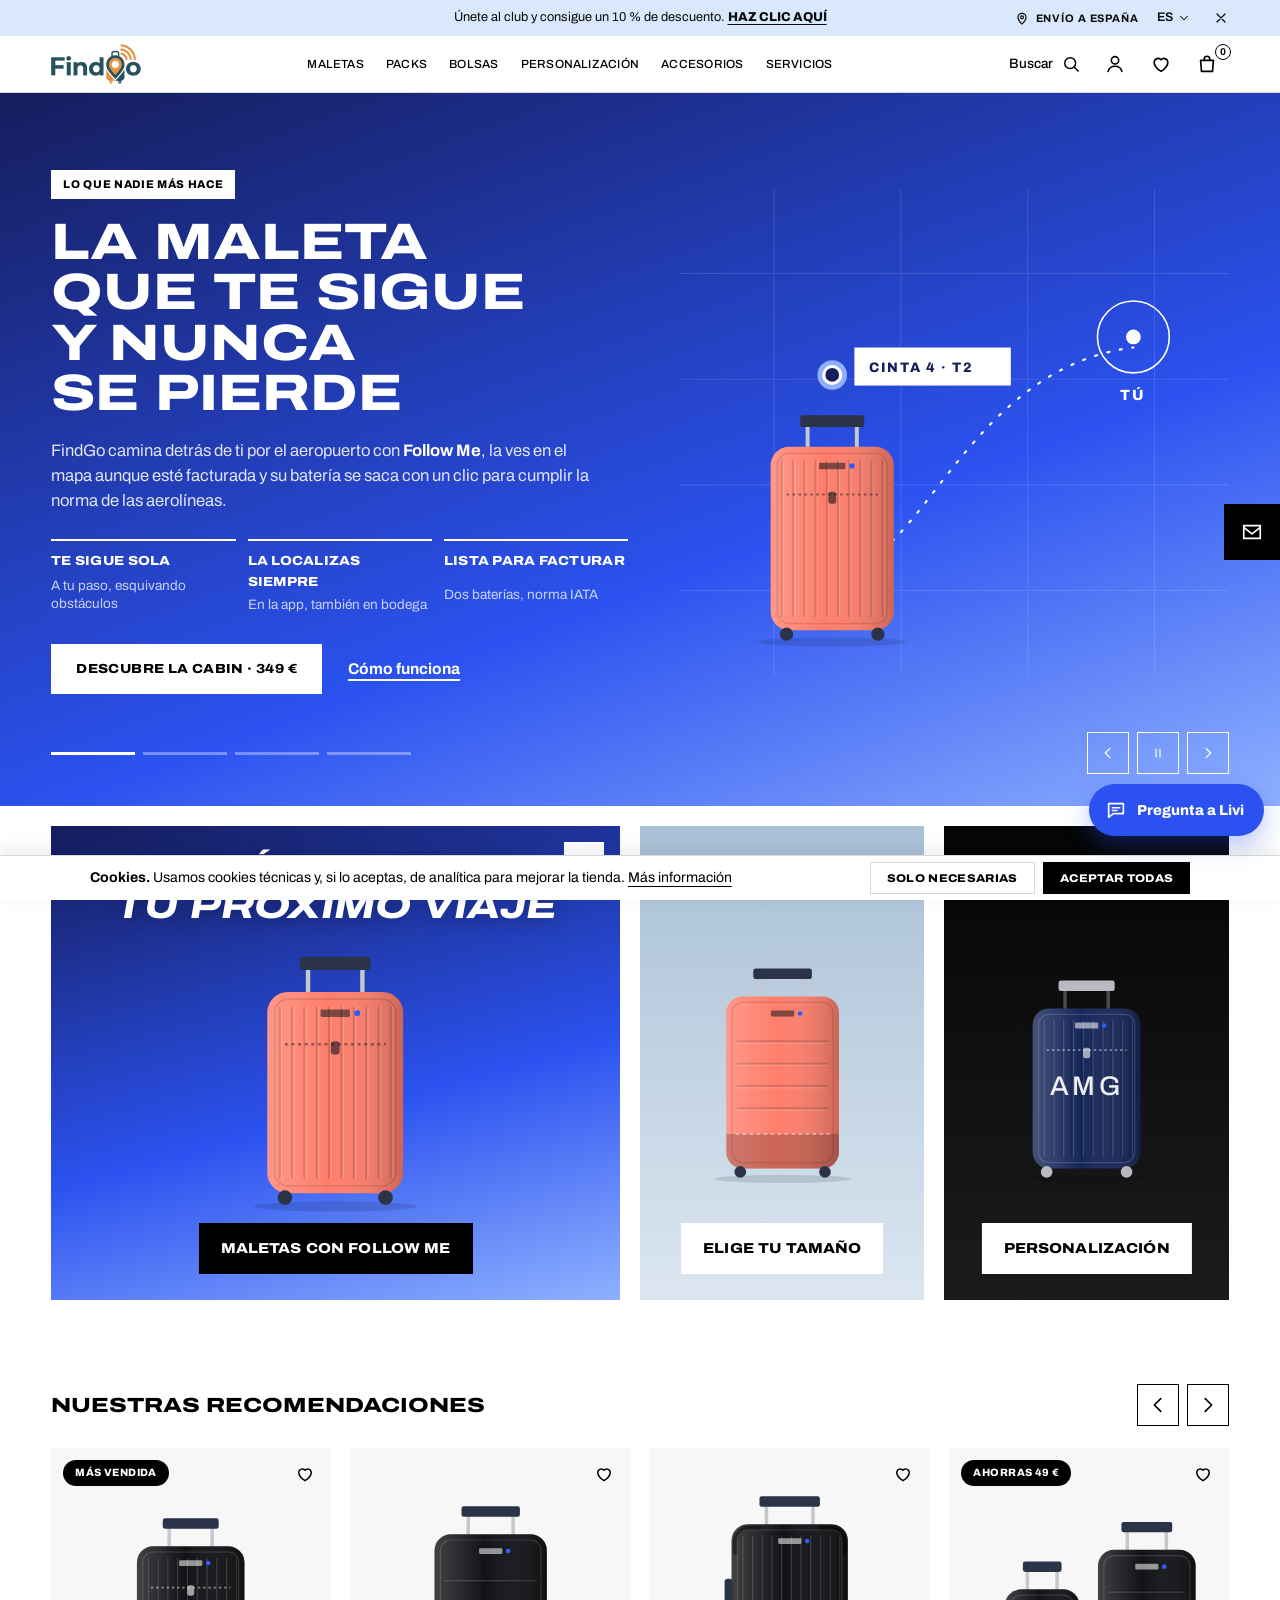
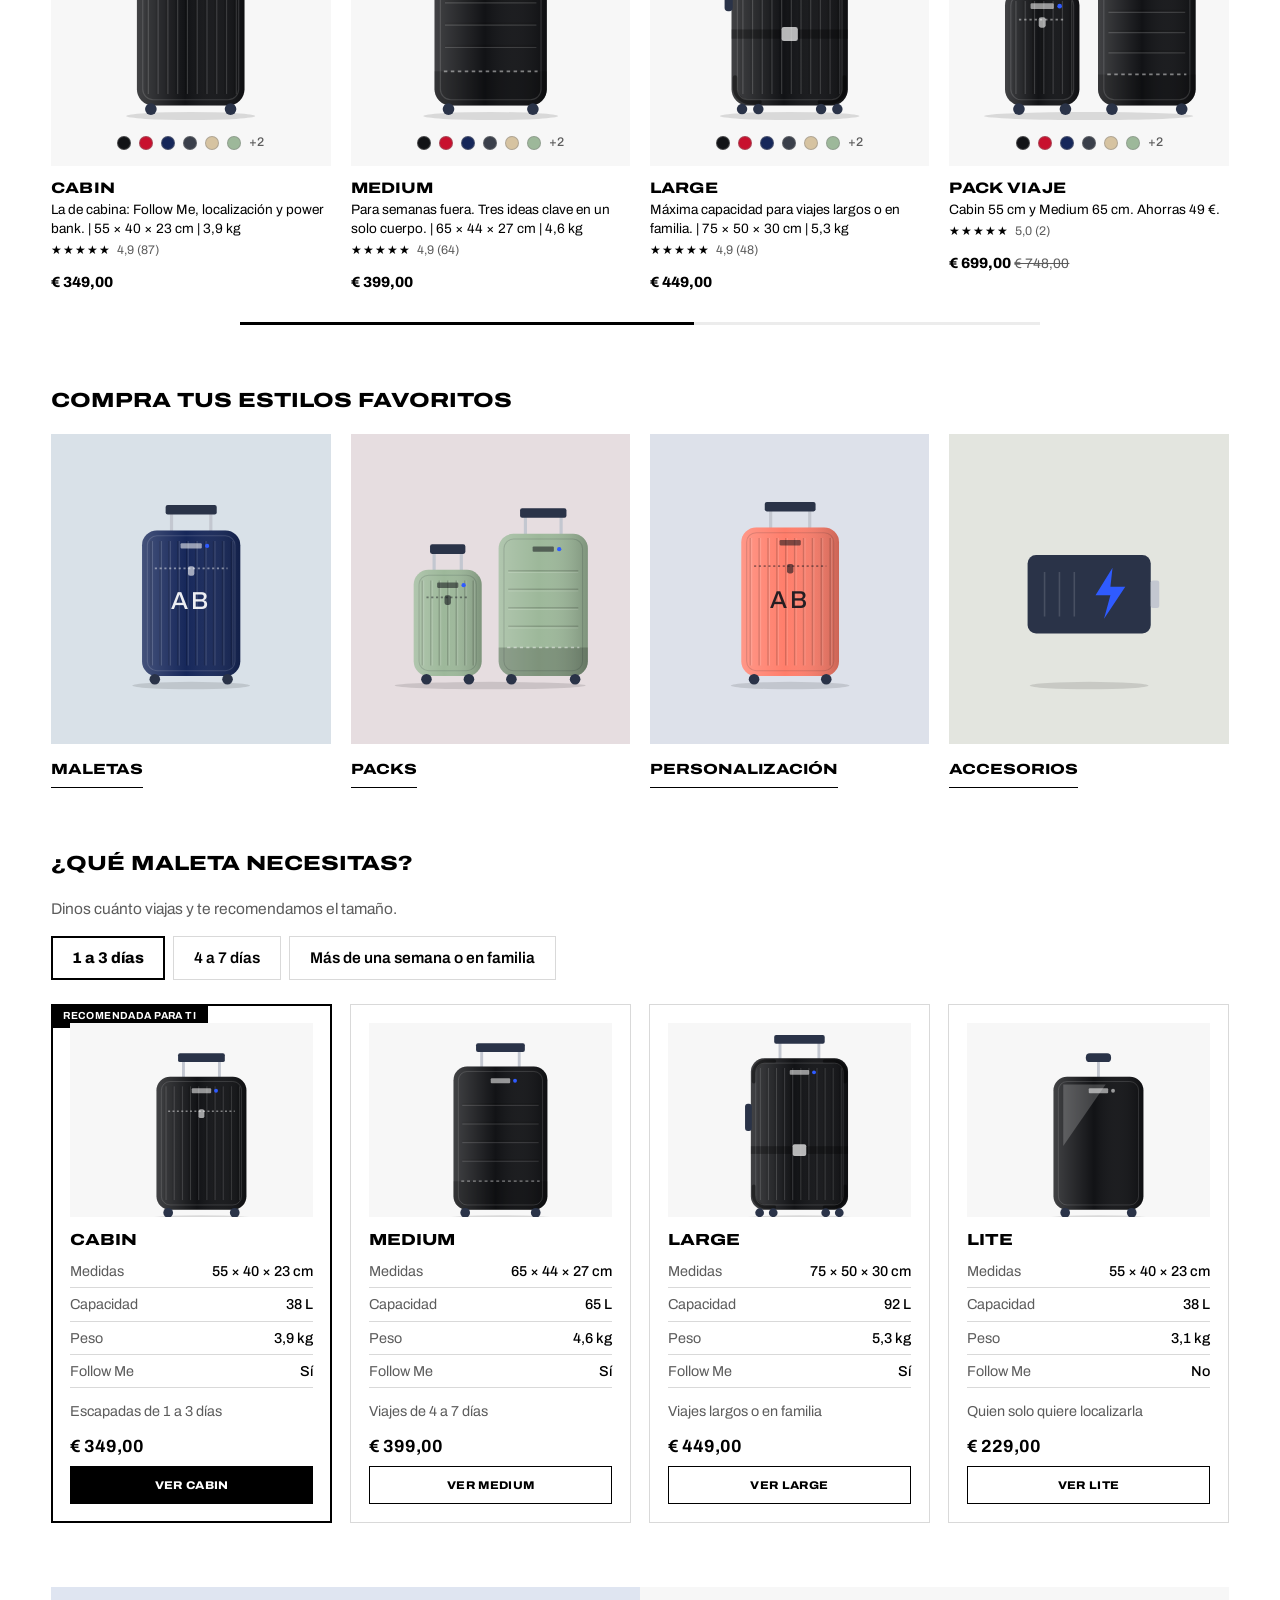
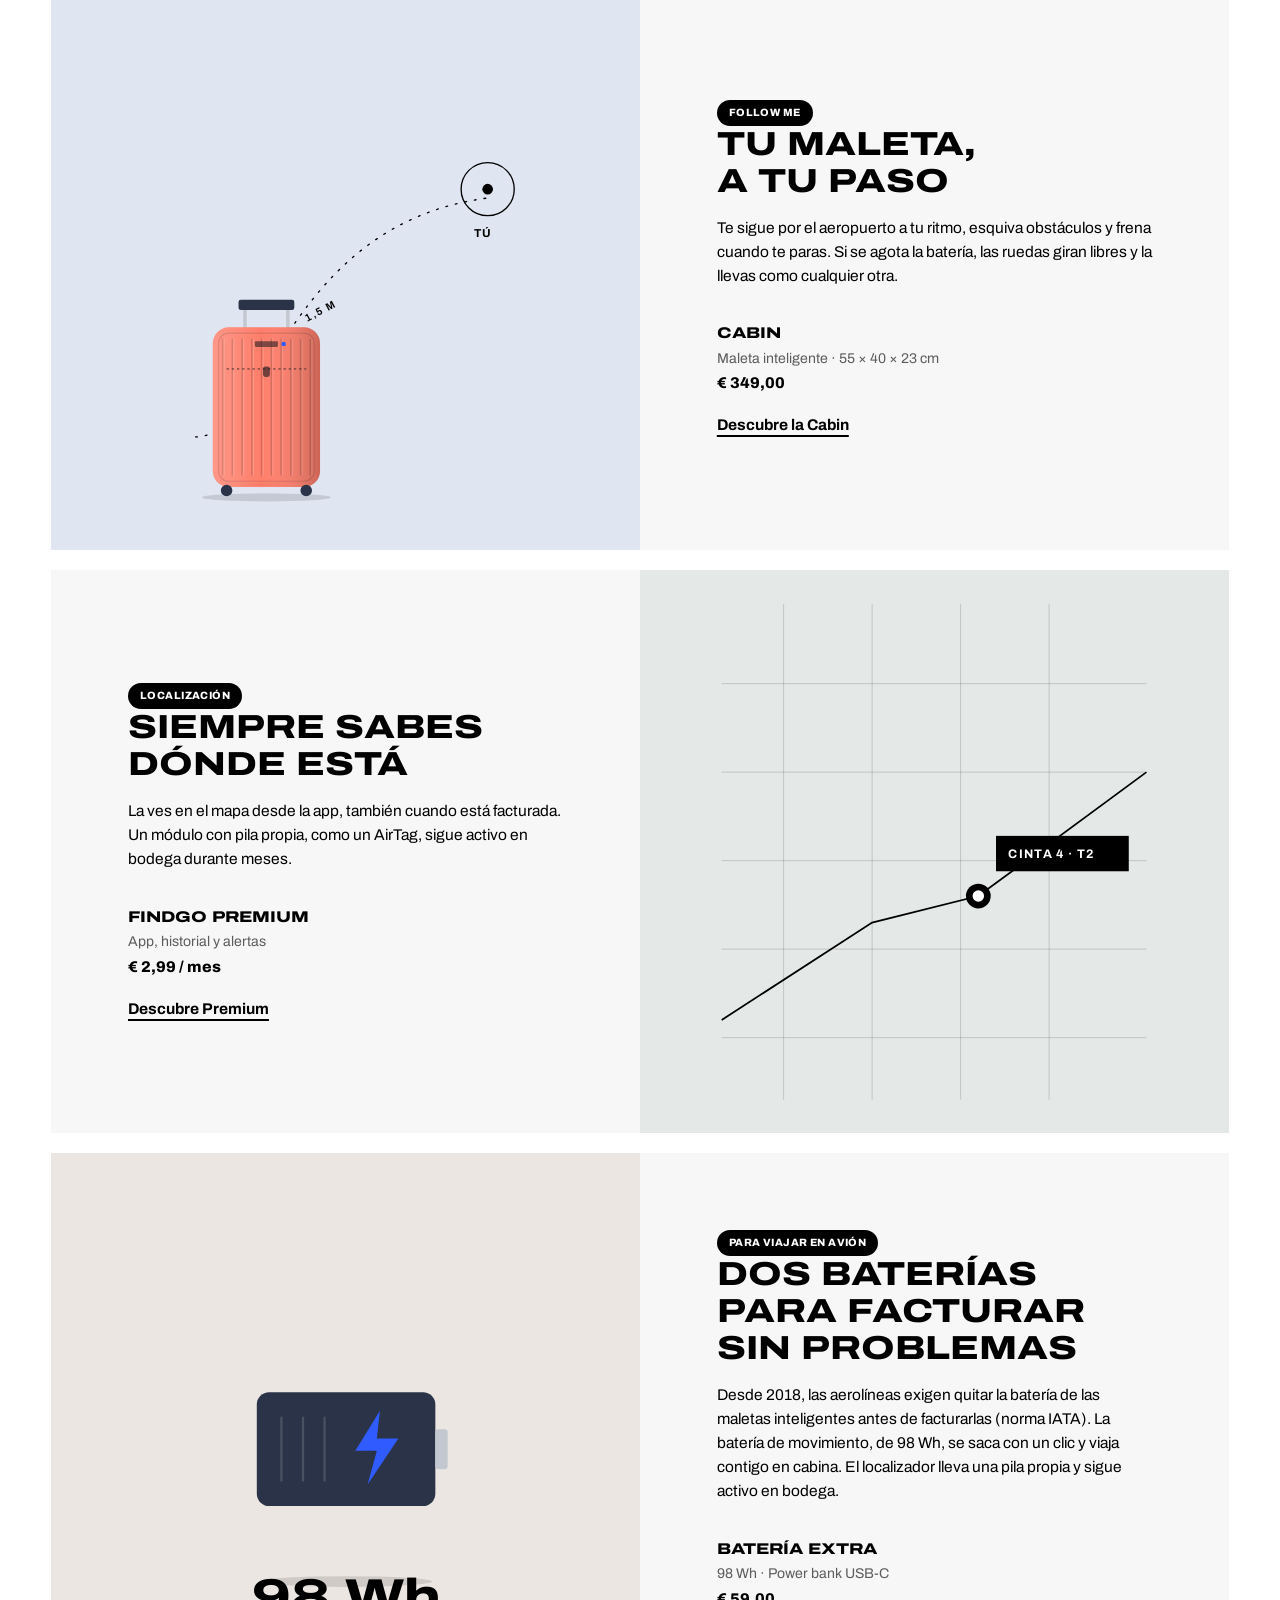
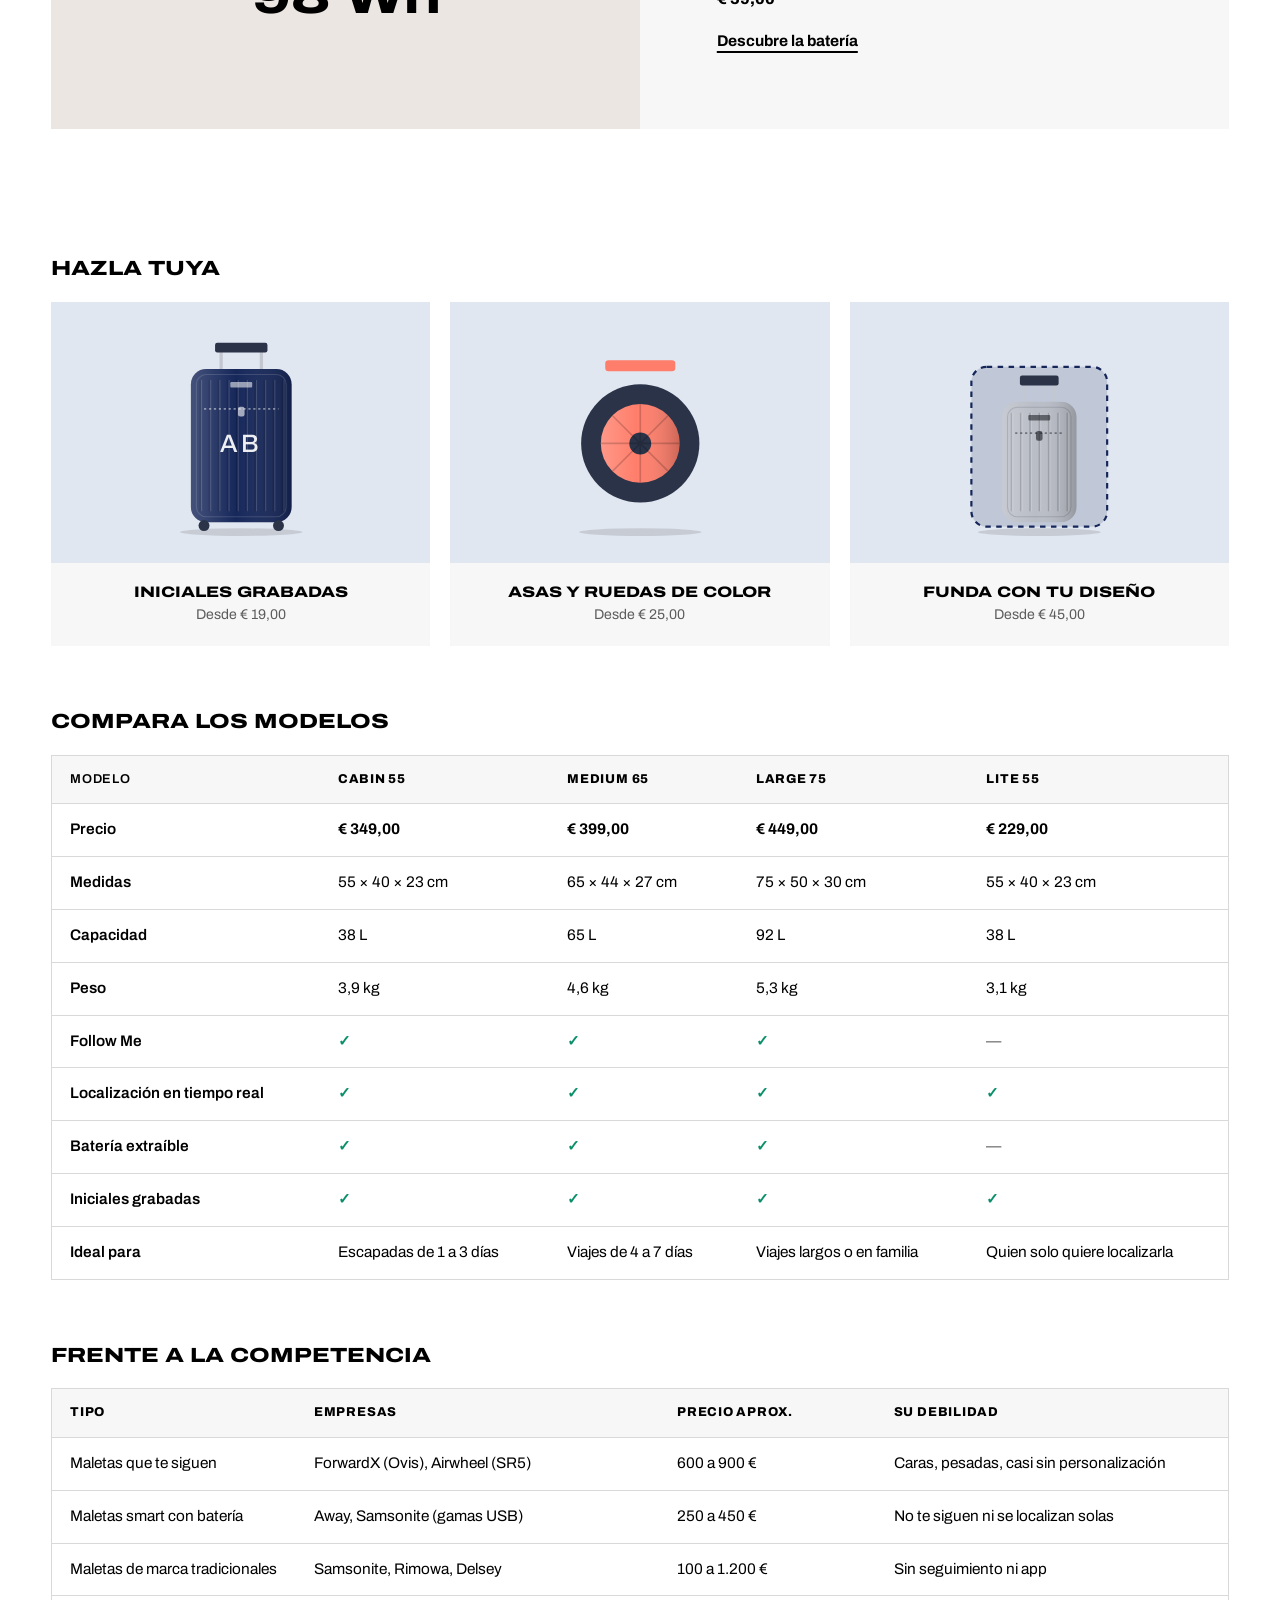
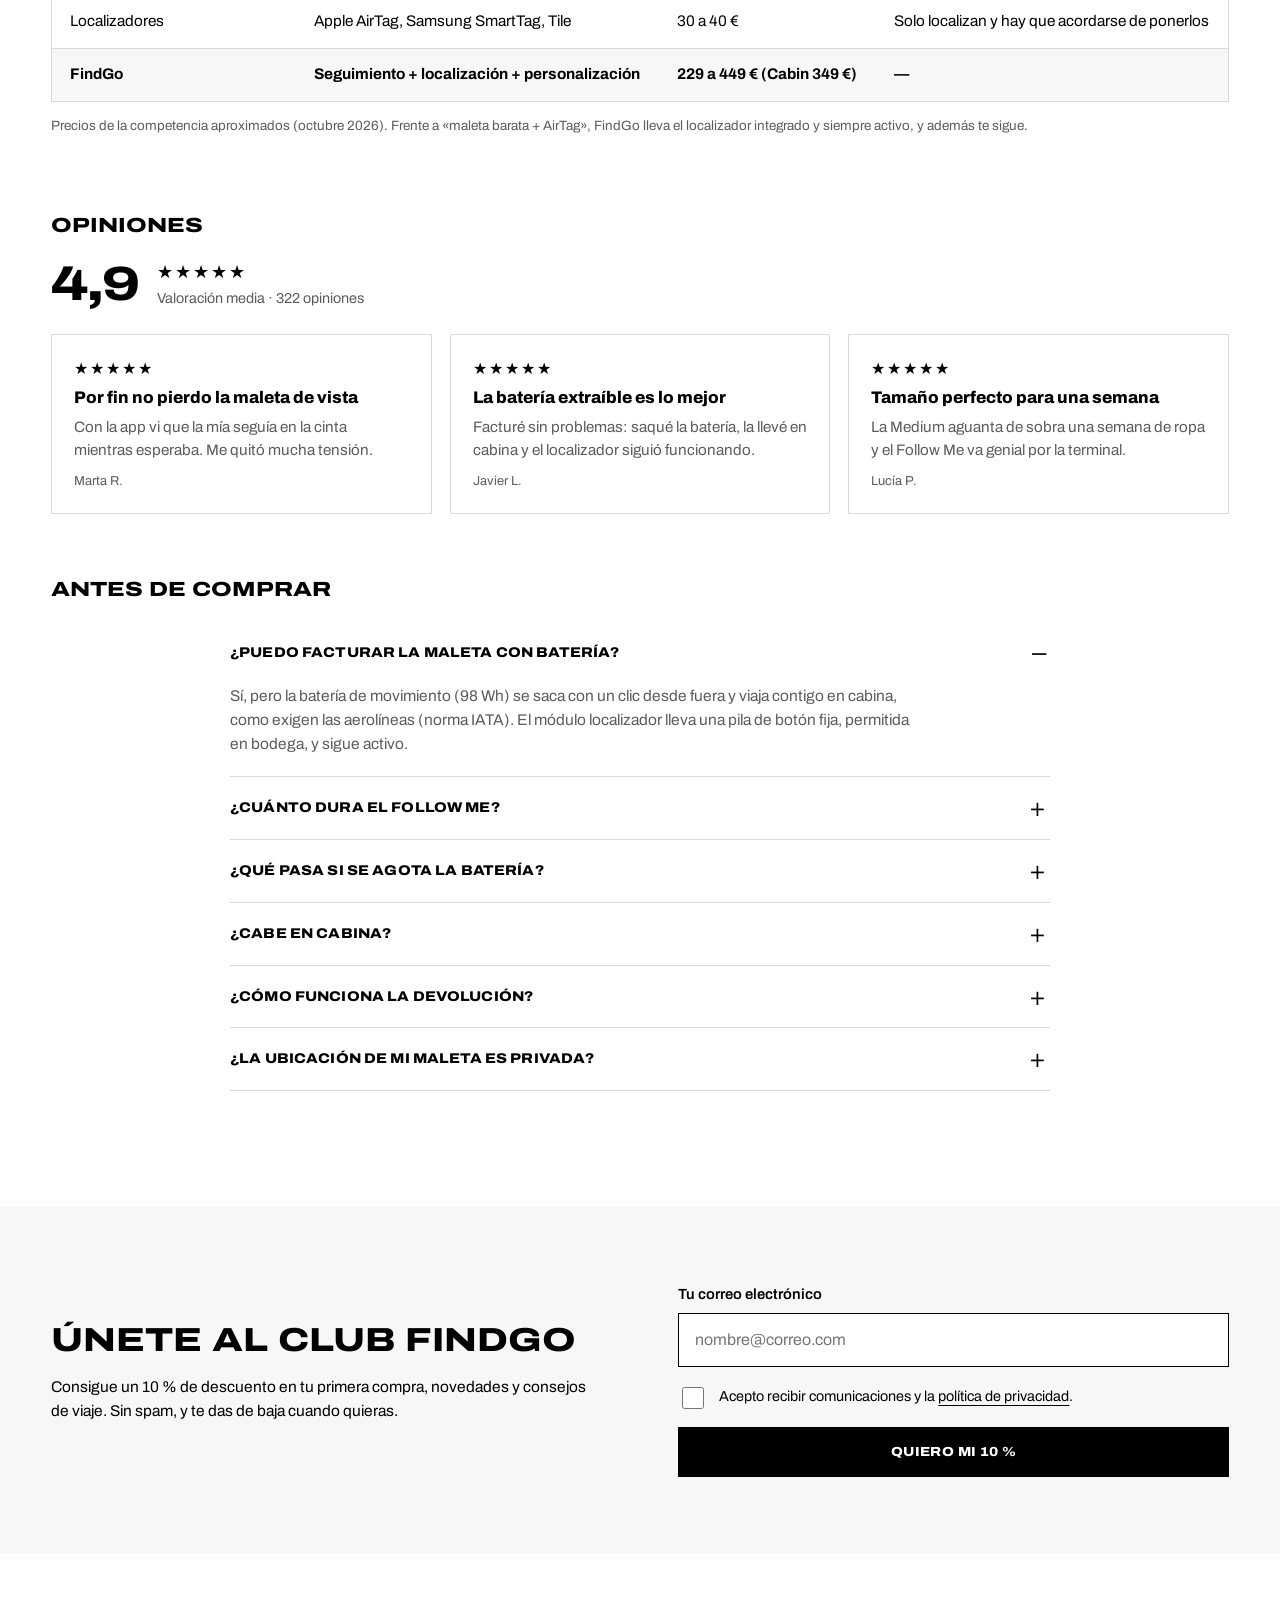
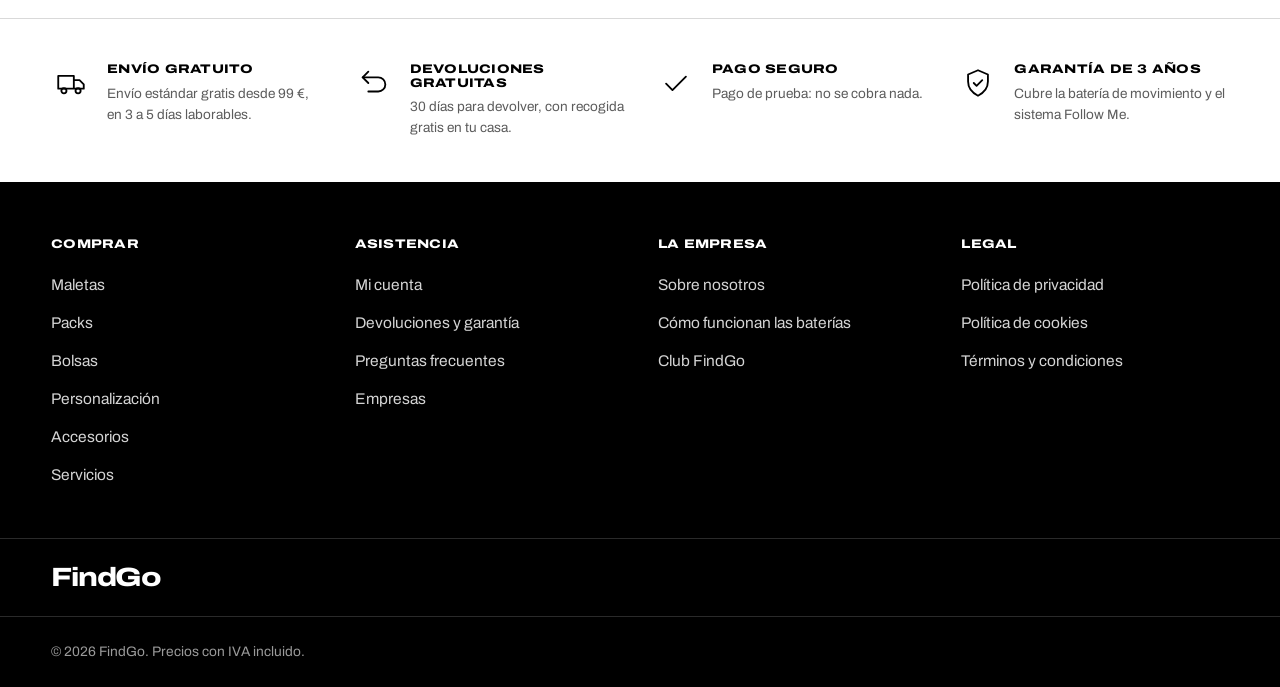
<file: index.html>
<!doctype html>
<html lang="es">
<head>
<meta charset="utf-8">
<meta name="viewport" content="width=device-width, initial-scale=1, viewport-fit=cover, interactive-widget=resizes-content">
<title>FindGo · La maleta que te sigue y nunca se pierde</title>
<meta name="description" content="Maletas inteligentes con Follow Me, localización en tiempo real y personalización.">
<meta property="og:site_name" content="FindGo"><meta property="og:locale" content="es_ES"><meta property="og:type" content="website"><meta property="og:title" content="FindGo · La maleta que te sigue y nunca se pierde"><meta property="og:description" content="Maletas inteligentes con Follow Me, localización en tiempo real y personalización."><meta property="og:image" content="https://guanweiren.github.io/findgo-ecommerce/img/logo-180.png"><meta name="twitter:card" content="summary">
<meta name="theme-color" content="#ffffff">
<meta name="color-scheme" content="light">
<link rel="icon" type="image/png" href="img/favicon.png"><link rel="apple-touch-icon" href="img/favicon.png">
<link rel="preconnect" href="https://fonts.googleapis.com"><link rel="preconnect" href="https://fonts.gstatic.com" crossorigin>
<link rel="stylesheet" href="https://fonts.googleapis.com/css2?family=Archivo:wdth,wght@62..125,100..900&display=swap">
<link rel="stylesheet" href="css/tokens.css?v=20261125p"><link rel="stylesheet" href="css/base.css?v=20261125p"><link rel="stylesheet" href="css/components.css?v=20261125p"><link rel="stylesheet" href="css/pages.css?v=20261125p"><link rel="stylesheet" href="css/look.css?v=20261125p">
</head>
<body data-page="home">
<main>

<section class="pitch" id="idea" aria-roledescription="carrusel" aria-label="La idea de FindGo">
  <div class="pitch-track" id="pitch-track">
    <div class="pitch-slide ps-1" role="group" aria-roledescription="diapositiva" aria-label="1 de 4">
      <div class="container pitch-in">
        <div class="pitch-text">
          <span class="pitch-eyebrow">Lo que nadie más hace</span>
          <h1 class="pitch-h">La maleta que te sigue y nunca se pierde</h1>
          <p class="pitch-lead">FindGo camina detrás de ti por el aeropuerto con <strong>Follow Me</strong>, la ves en el mapa aunque esté facturada y su batería se saca con un clic para cumplir la norma de las aerolíneas.</p>
          <ul class="pitch-points">
            <li><b>Te sigue sola</b><span>A tu paso, esquivando obstáculos</span></li>
            <li><b>La localizas siempre</b><span>En la app, también en bodega</span></li>
            <li><b>Lista para facturar</b><span>Dos baterías, norma IATA</span></li>
          </ul>
          <div class="pitch-cta"><a class="btn btn-lg pitch-btn" href="producto.html?id=cabin">Descubre la Cabin · 349 €</a><a class="link-u" href="#como">Cómo funciona</a></div>
        </div>
        <div class="pitch-art" id="pitch-art"></div>
      </div>
    </div>
    <div class="pitch-slide ps-2" role="group" aria-roledescription="diapositiva" aria-label="2 de 4" aria-hidden="true">
      <div class="container pitch-in">
        <div class="pitch-text">
          <span class="pitch-eyebrow">Follow Me</span>
          <h2 class="pitch-h">Olvídate de arrastrarla</h2>
          <p class="pitch-lead">Se empareja con tu móvil y te sigue a 1,5 metros, a tu ritmo. Esquiva obstáculos y frena cuando te paras. Tú caminas con las manos libres.</p>
          <div class="pitch-cta"><a class="btn btn-lg pitch-btn" href="producto.html?id=cabin">Ver maletas con Follow Me</a><a class="link-u" href="#follow-me">Cómo te sigue</a></div>
        </div>
        <div class="pitch-art" id="pitch-art-2"></div>
      </div>
    </div>
    <div class="pitch-slide ps-3" role="group" aria-roledescription="diapositiva" aria-label="3 de 4" aria-hidden="true">
      <div class="container pitch-in">
        <div class="pitch-text">
          <span class="pitch-eyebrow">Localización</span>
          <h2 class="pitch-h">Siempre sabes dónde está</h2>
          <p class="pitch-lead">La ves en el mapa desde la app, también cuando está facturada. Si tu maleta no sale por la cinta, sabrás exactamente dónde se ha quedado.</p>
          <div class="pitch-cta"><a class="btn btn-lg pitch-btn" href="producto.html?id=premium">Descubre FindGo Premium</a><a class="link-u" href="#localizacion">Cómo funciona</a></div>
        </div>
        <div class="pitch-art" id="pitch-art-3"></div>
      </div>
    </div>
    <div class="pitch-slide ps-4" role="group" aria-roledescription="diapositiva" aria-label="4 de 4" aria-hidden="true">
      <div class="container pitch-in">
        <div class="pitch-text">
          <span class="pitch-eyebrow">Para viajar en avión</span>
          <h2 class="pitch-h">Factúrala sin problemas</h2>
          <p class="pitch-lead">Las aerolíneas exigen quitar la batería de las maletas inteligentes. La nuestra se saca con un clic y viaja contigo en cabina, y el localizador sigue activo en bodega con su propia pila.</p>
          <div class="pitch-cta"><a class="btn btn-lg pitch-btn" href="producto.html?id=bateria">Ver la batería de 98 Wh</a><a class="link-u" href="#baterias">Por qué dos baterías</a></div>
        </div>
        <div class="pitch-art" id="pitch-art-4"></div>
      </div>
    </div>
  </div>
  <div class="container pitch-nav">
    <div class="pitch-dots" id="pitch-dots"></div>
    <div class="pitch-ctrl"><button class="pitch-sq" id="pitch-prev" aria-label="Diapositiva anterior"></button><button class="pitch-sq" id="pitch-pause" aria-label="Pausar cambio automático"></button><button class="pitch-sq" id="pitch-next" aria-label="Diapositiva siguiente"></button></div>
  </div>
</section>

<section class="mosaic container">
  <article class="tile tile-xl" aria-roledescription="carrusel" aria-label="Modelos y colores">
    <h2 class="tile-h">Equípate para tu próximo viaje</h2>
    <div class="tile-art slides" id="hero-slides"></div>
    <a class="tile-btn dark" id="hero-link" href="catalogo.html?cat=maletas">Maletas con Follow Me</a>
    <button class="tile-pause" id="car-pause" aria-label="Pausar cambio automático"></button>
  </article>
  <article class="tile tile-sky"><div class="tile-art" data-art="medium" data-color="coral"></div><a class="tile-btn light" href="#tamano">Elige tu tamaño</a></article>
  <article class="tile tile-ink"><div class="tile-art" data-art="cabin" data-color="azul" data-ini="AMG"></div><a class="tile-btn light" href="catalogo.html?cat=personalizacion">Personalización</a></article>
</section>

<section class="section container" id="recs"><div class="sec-head"><h2>Nuestras recomendaciones</h2><div class="arrows"><button class="sq-btn" id="rail-prev" aria-label="Anterior"></button><button class="sq-btn" id="rail-next" aria-label="Siguiente"></button></div></div>
<div class="rail" id="reco" tabindex="0"></div><div class="rail-bar" aria-hidden="true"><i id="rail-thumb"></i></div></section>

<section class="section container" id="estilos" style="padding-top:0"><h2>Compra tus estilos favoritos</h2><div class="styles" id="styles"></div></section>

<section class="section container" id="tamano" style="padding-top:0">
  <h2>¿Qué maleta necesitas?</h2><p class="muted" style="max-width:560px">Dinos cuánto viajas y te recomendamos el tamaño.</p>
  <div class="seg" role="radiogroup" aria-label="Duración del viaje" id="trip-seg"><button role="radio" aria-checked="true" data-d="corto">1 a 3 días</button><button role="radio" aria-checked="false" data-d="semana">4 a 7 días</button><button role="radio" aria-checked="false" data-d="largo">Más de una semana o en familia</button></div>
  <div class="sizes" id="sizes"></div>
</section>

<section class="looks" id="como">
  <article class="look" id="follow-me"><div class="look-art pale-a" id="art-follow"></div><div class="look-text"><span class="tag">Follow Me</span><h2>Tu maleta, a tu paso</h2><p>Te sigue por el aeropuerto a tu ritmo, esquiva obstáculos y frena cuando te paras. Si se agota la batería, las ruedas giran libres y la llevas como cualquier otra.</p><div class="look-prod"><strong>CABIN</strong><span>Maleta inteligente · 55 × 40 × 23 cm</span><b>€ 349,00</b></div><a class="link-u" href="producto.html?id=cabin">Descubre la Cabin</a></div></article>
  <article class="look flip" id="localizacion"><div class="look-art pale-b" id="art-map"></div><div class="look-text"><span class="tag">Localización</span><h2>Siempre sabes dónde está</h2><p>La ves en el mapa desde la app, también cuando está facturada. Un módulo con pila propia, como un AirTag, sigue activo en bodega durante meses.</p><div class="look-prod"><strong>FINDGO PREMIUM</strong><span>App, historial y alertas</span><b>€ 2,99 / mes</b></div><a class="link-u" href="producto.html?id=premium">Descubre Premium</a></div></article>
  <article class="look" id="baterias"><div class="look-art pale-c" id="art-bat"></div><div class="look-text"><span class="tag">Para viajar en avión</span><h2>Dos baterías para facturar sin problemas</h2><p>Desde 2018, las aerolíneas exigen quitar la batería de las maletas inteligentes antes de facturarlas (norma IATA). La batería de movimiento, de 98 Wh, se saca con un clic y viaja contigo en cabina. El localizador lleva una pila propia y sigue activo en bodega.</p><div class="look-prod"><strong>BATERÍA EXTRA</strong><span>98 Wh · Power bank USB-C</span><b>€ 59,00</b></div><a class="link-u" href="producto.html?id=bateria">Descubre la batería</a></div></article>
</section>



<section class="section container" id="personaliza"><h2>Hazla tuya</h2><div class="pers" id="pers"></div></section>

<section class="section container" id="comparar" style="padding-top:0"><h2>Compara los modelos</h2>
<div class="table-wrap"><table class="cmp"><thead><tr><th>Modelo</th><th>Cabin 55</th><th>Medium 65</th><th>Large 75</th><th>Lite 55</th></tr></thead><tbody id="cmp"></tbody></table></div></section>

<section class="section container" id="diferencia" style="padding-top:0"><h2>Frente a la competencia</h2>
<div class="table-wrap"><table><thead><tr><th>Tipo</th><th>Empresas</th><th>Precio aprox.</th><th>Su debilidad</th></tr></thead><tbody id="comp"></tbody></table></div>
<p class="demo-note">Precios de la competencia aproximados (octubre 2026). Frente a «maleta barata + AirTag», FindGo lleva el localizador integrado y siempre activo, y además te sigue.</p></section>



<section class="section container" id="opiniones" style="padding-top:0"><h2>Opiniones</h2>
<div class="rev-sum"><span class="big">4,7</span><div><div class="st" aria-hidden="true">★★★★★</div><span class="muted small" id="rev-count">Valoración media</span></div></div>
<div class="revs" id="revs"></div></section>

<section class="section container" id="faq" style="padding-top:0"><h2>Antes de comprar</h2><div class="faq-list" id="faq-list"></div></section>

<section class="club-sec" id="club"><div class="container club"><div><h2>Únete al club FindGo</h2><p>Consigue un 10 % de descuento en tu primera compra, novedades y consejos de viaje. Sin spam, y te das de baja cuando quieras.</p></div><div id="club-box"></div></div></section>

</main>
<script src="js/data.js?v=20261125p"></script><script src="js/store.js?v=20261125p"></script><script src="js/art.js?v=20261125p"></script><script src="js/layout.js?v=20261125p"></script><script src="js/assistant.js?v=20261125p"></script>
<script src="js/pages-shop.js?v=20261125p"></script>
</body>
</html>
</file>
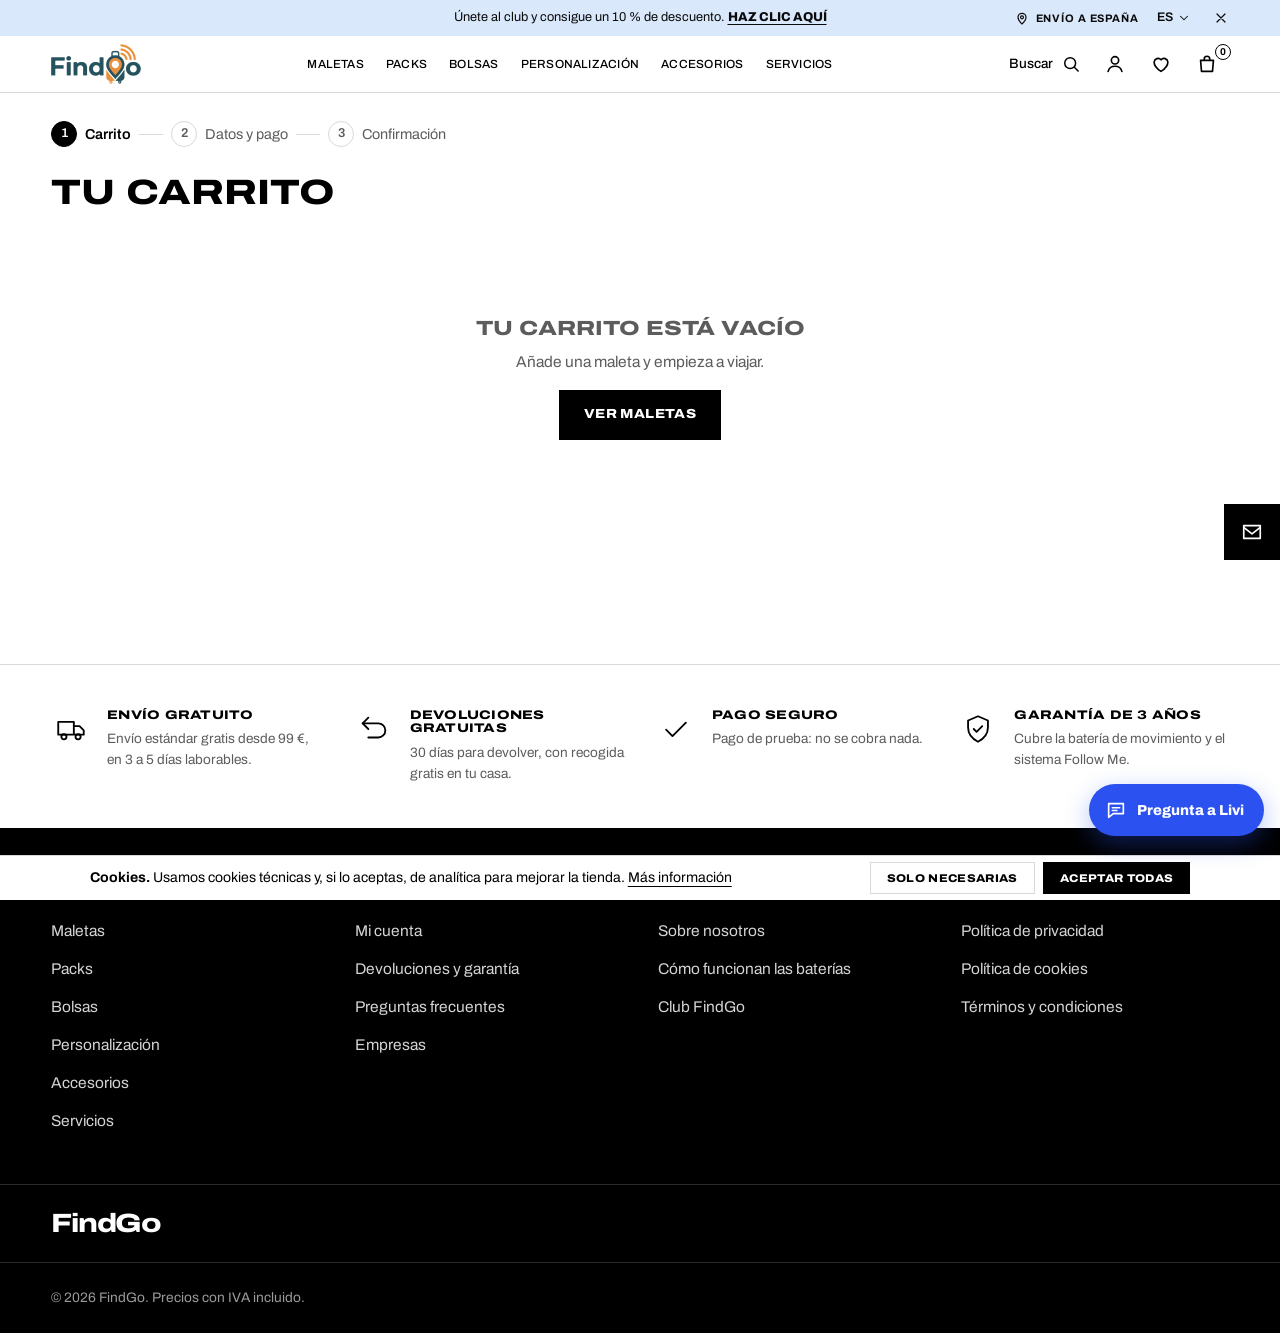
<file: carrito.html>
<!doctype html>
<html lang="es">
<head>
<meta charset="utf-8">
<meta name="viewport" content="width=device-width, initial-scale=1, viewport-fit=cover, interactive-widget=resizes-content">
<title>Carrito · FindGo</title>
<meta name="description" content="Revisa tu carrito.">
<meta name="theme-color" content="#ffffff">
<meta name="color-scheme" content="light">
<link rel="icon" type="image/png" href="img/favicon.png"><link rel="apple-touch-icon" href="img/favicon.png">
<link rel="preconnect" href="https://fonts.googleapis.com"><link rel="preconnect" href="https://fonts.gstatic.com" crossorigin>
<link rel="stylesheet" href="https://fonts.googleapis.com/css2?family=Archivo:wdth,wght@62..125,100..900&display=swap">
<link rel="stylesheet" href="css/tokens.css?v=20261125p"><link rel="stylesheet" href="css/base.css?v=20261125p"><link rel="stylesheet" href="css/components.css?v=20261125p"><link rel="stylesheet" href="css/pages.css?v=20261125p"><link rel="stylesheet" href="css/look.css?v=20261125p">
</head>
<body data-page="cart">
<main>
<div class="container section" style="padding-top:28px"><ol class="steps"><li class="on"><span>1</span>Carrito</li><li class=""><span>2</span>Datos y pago</li><li class=""><span>3</span>Confirmación</li></ol><h1 style="font-size:2.2rem">Tu carrito</h1><div class="co-grid" id="co"><div><div id="lines"></div><div id="cross"></div></div><aside class="summary" id="summary" aria-label="Resumen"></aside></div></div>
</main>
<script src="js/data.js?v=20261125p"></script><script src="js/store.js?v=20261125p"></script><script src="js/art.js?v=20261125p"></script><script src="js/layout.js?v=20261125p"></script><script src="js/assistant.js?v=20261125p"></script>
<script src="js/pages-checkout.js?v=20261125p"></script>
</body>
</html>
</file>
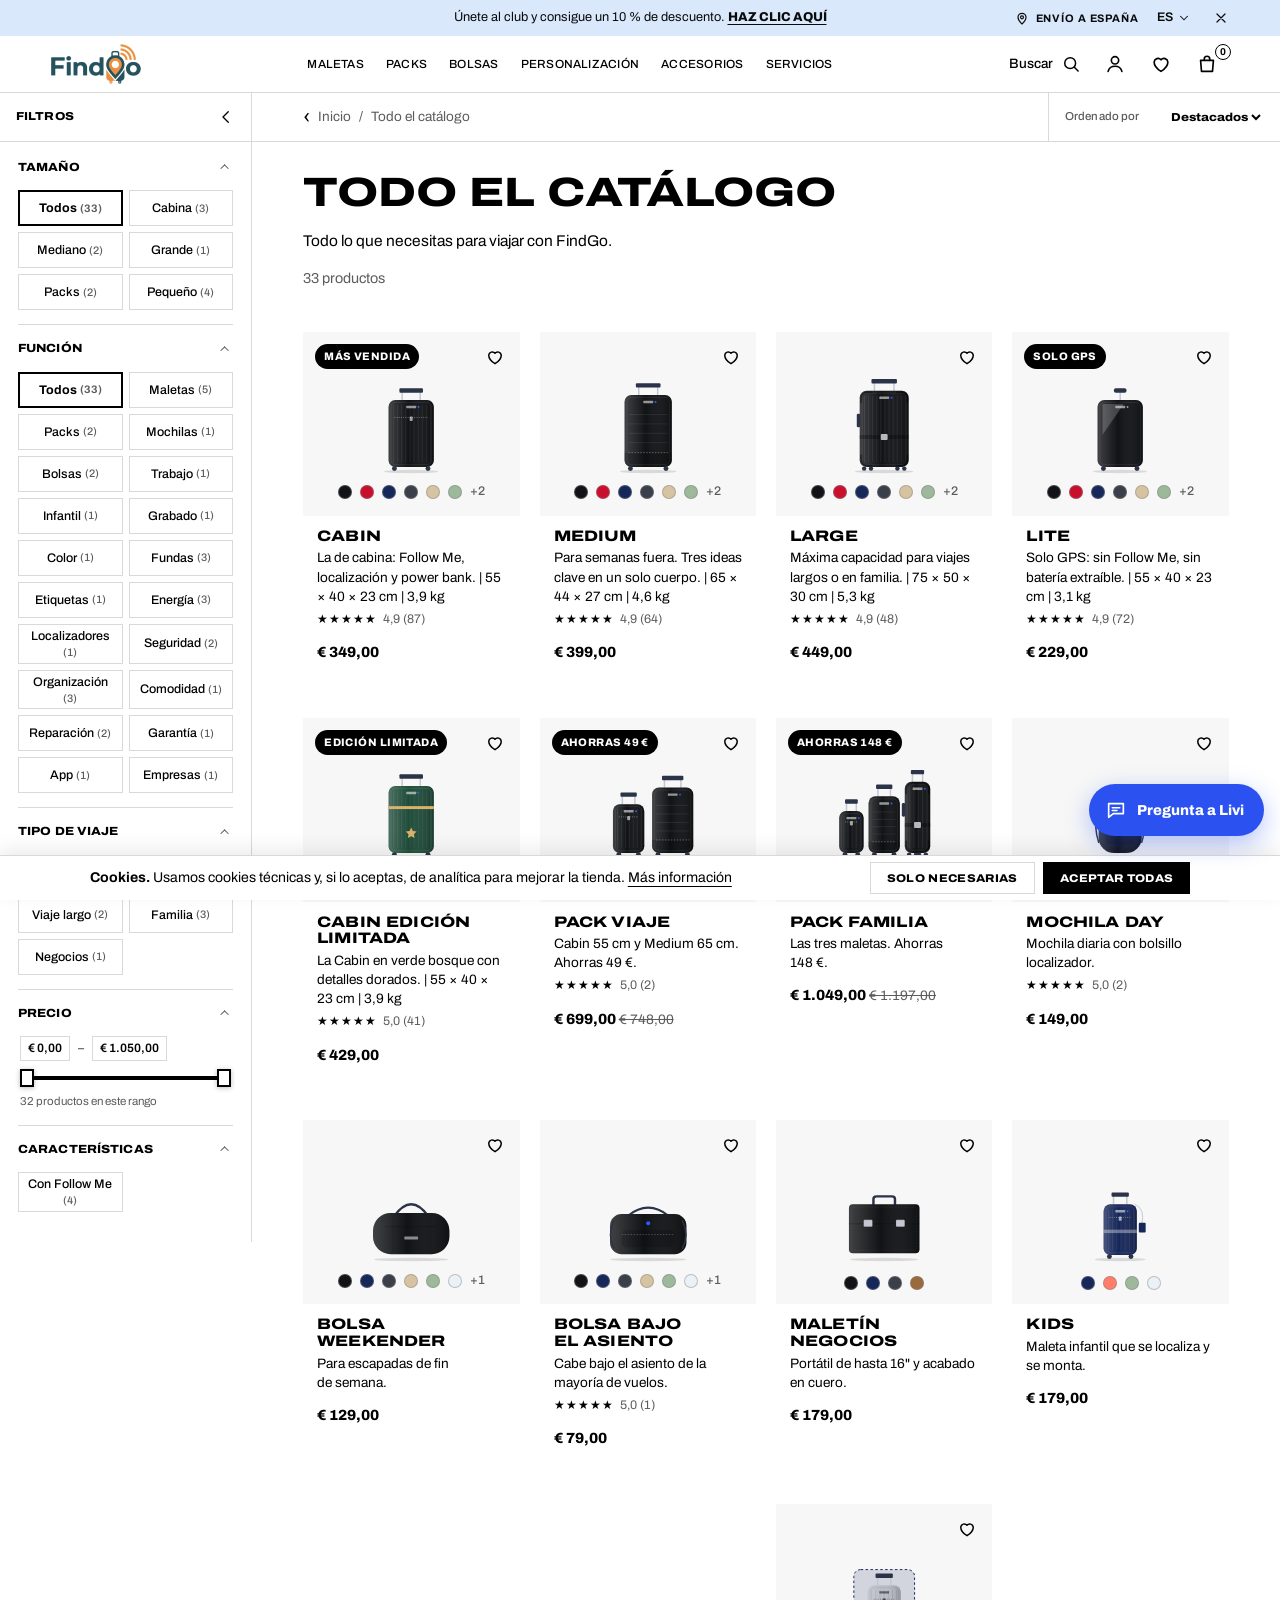
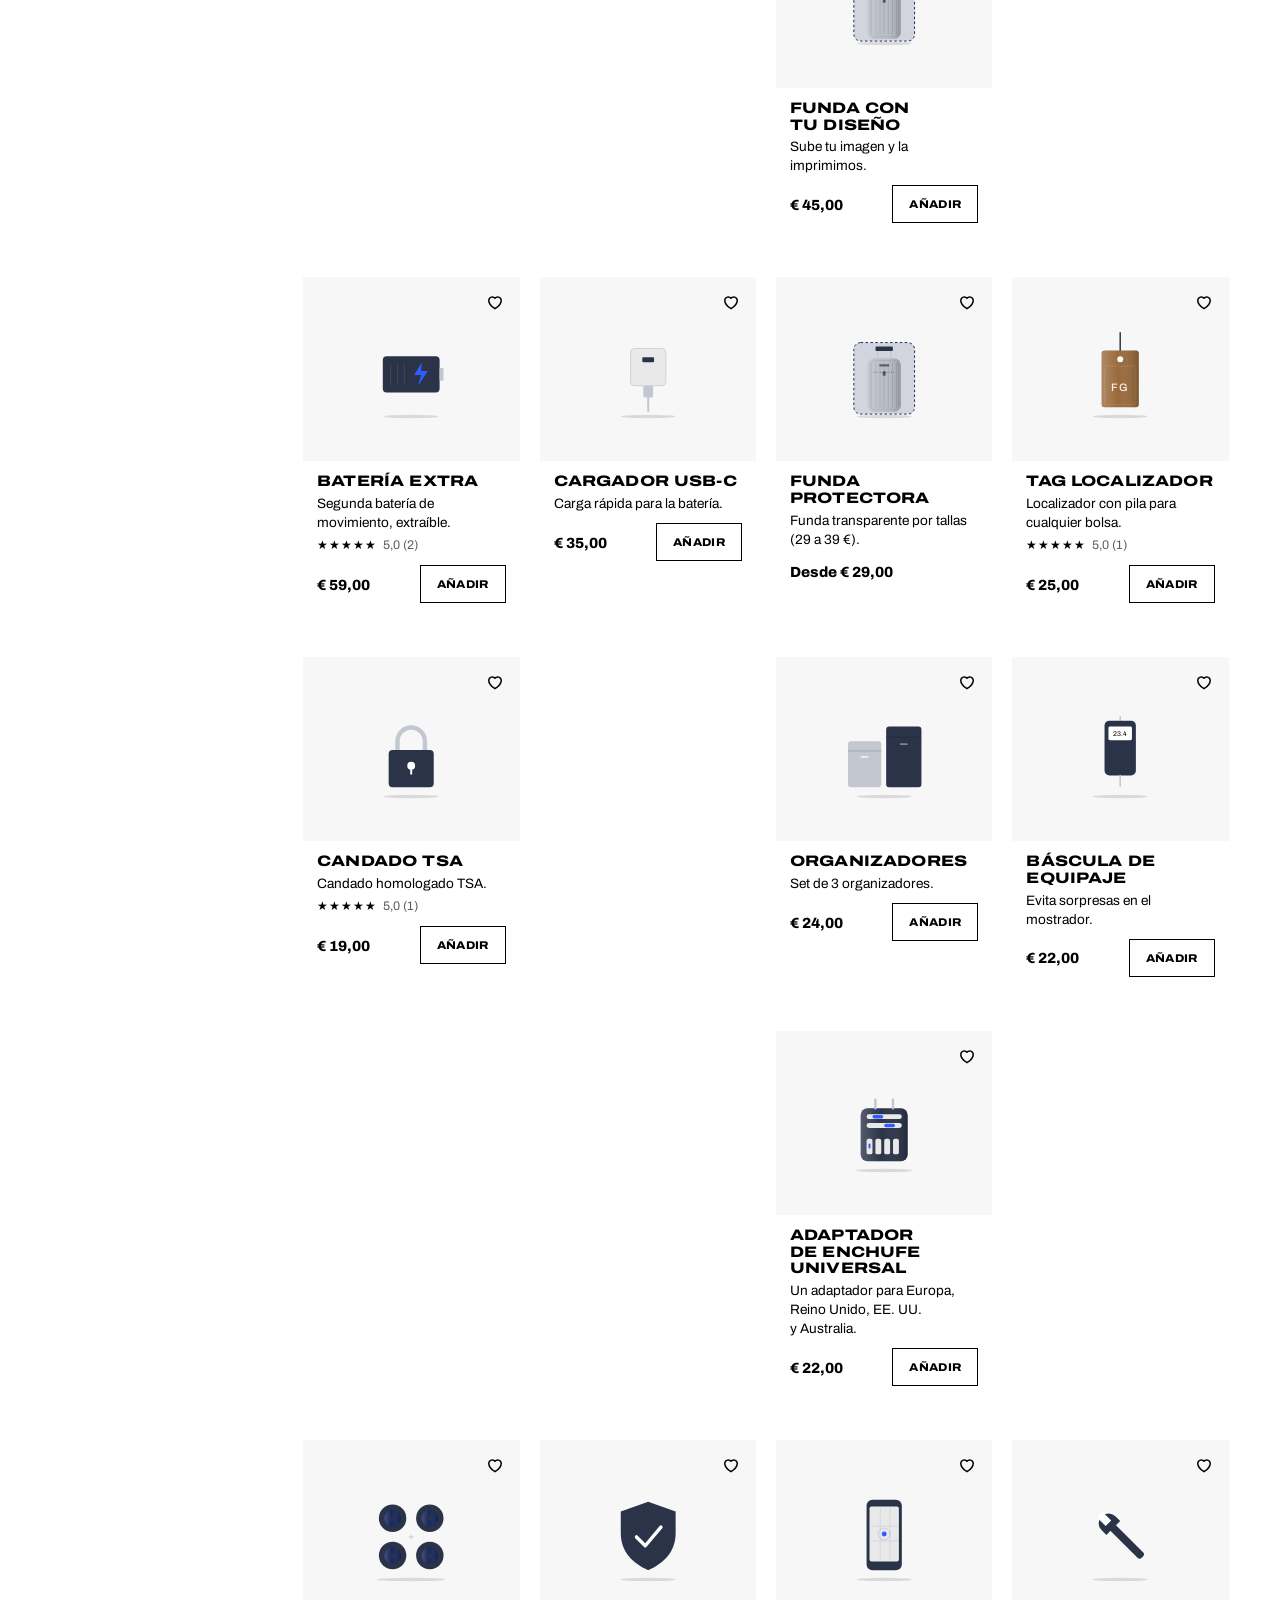
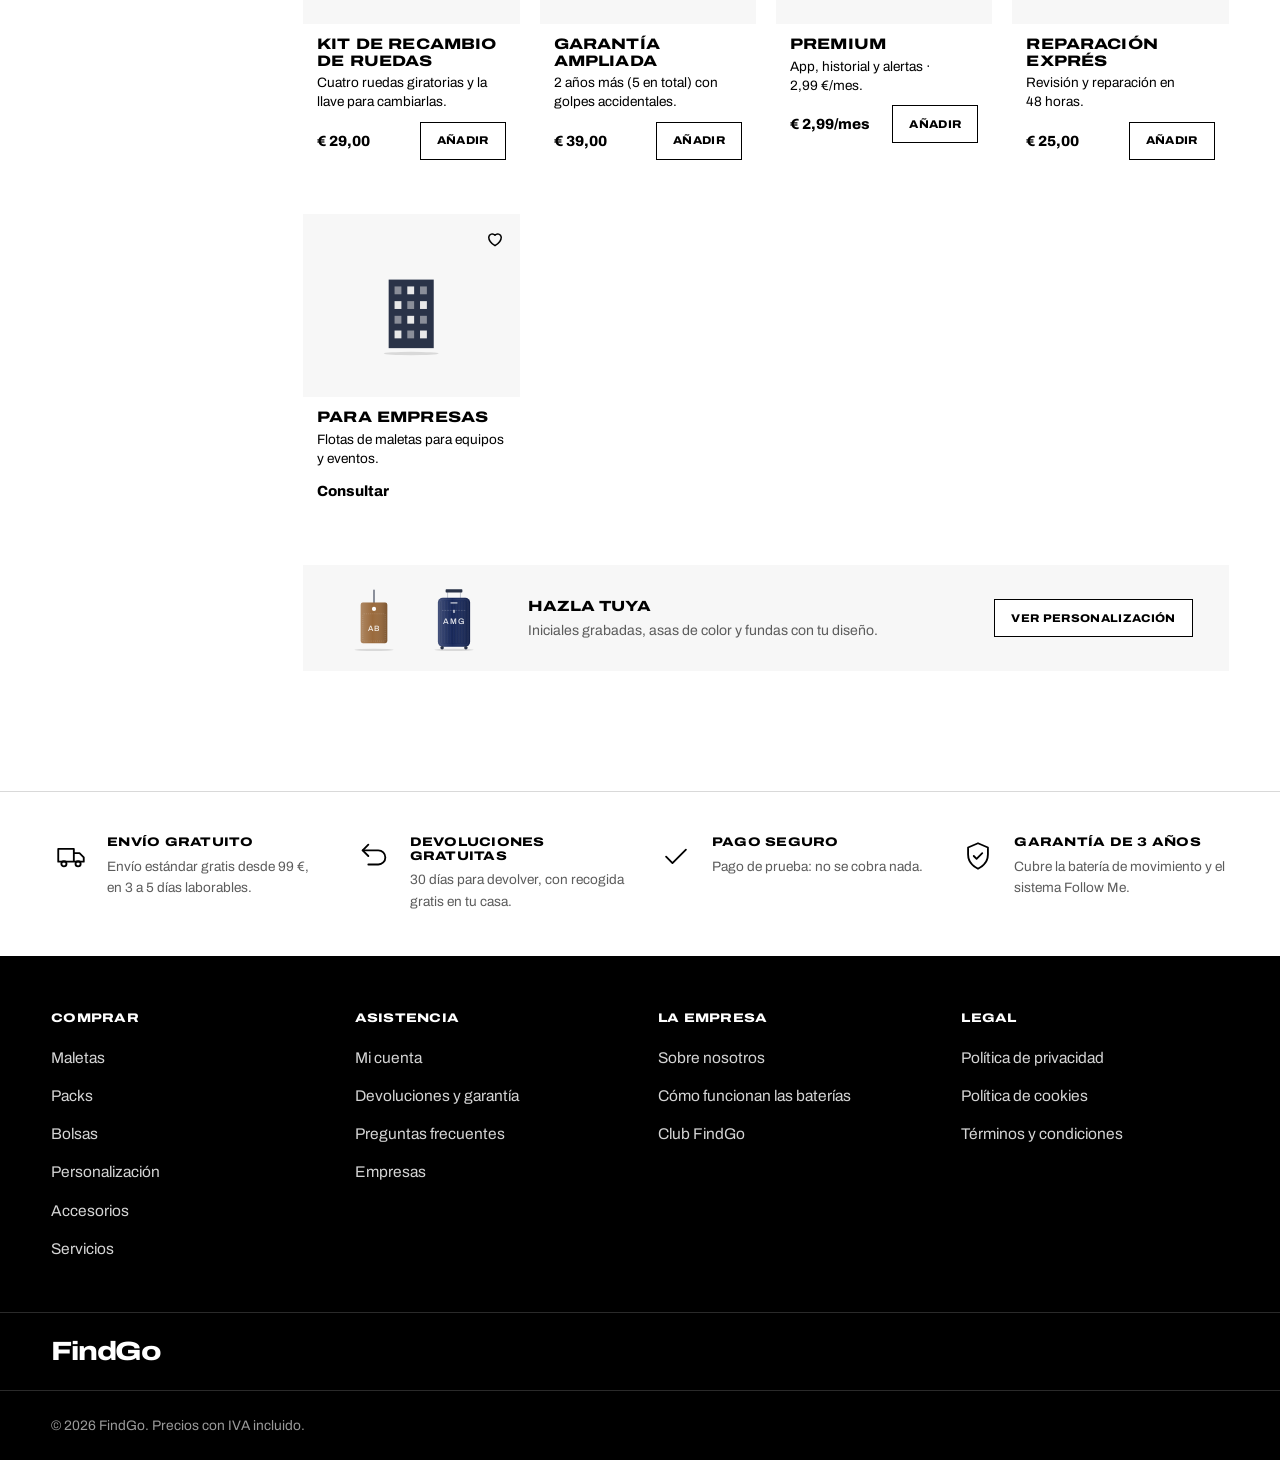
<file: catalogo.html>
<!doctype html>
<html lang="es">
<head>
<meta charset="utf-8">
<meta name="viewport" content="width=device-width, initial-scale=1, viewport-fit=cover, interactive-widget=resizes-content">
<title>Catálogo · FindGo</title>
<meta name="description" content="Maletas, equipaje, personalización, accesorios y servicios FindGo.">
<meta property="og:site_name" content="FindGo"><meta property="og:locale" content="es_ES"><meta property="og:type" content="website"><meta property="og:title" content="Catálogo · FindGo"><meta property="og:description" content="Maletas, equipaje, personalización, accesorios y servicios FindGo."><meta property="og:image" content="https://guanweiren.github.io/findgo-ecommerce/img/logo-180.png"><meta name="twitter:card" content="summary">
<meta name="theme-color" content="#ffffff">
<meta name="color-scheme" content="light">
<link rel="icon" type="image/png" href="img/favicon.png"><link rel="apple-touch-icon" href="img/favicon.png">
<link rel="preconnect" href="https://fonts.googleapis.com"><link rel="preconnect" href="https://fonts.gstatic.com" crossorigin>
<link rel="stylesheet" href="https://fonts.googleapis.com/css2?family=Archivo:wdth,wght@62..125,100..900&display=swap">
<link rel="stylesheet" href="css/tokens.css?v=20261125p"><link rel="stylesheet" href="css/base.css?v=20261125p"><link rel="stylesheet" href="css/components.css?v=20261125p"><link rel="stylesheet" href="css/pages.css?v=20261125p"><link rel="stylesheet" href="css/look.css?v=20261125p">
</head>
<body data-page="catalog">
<main>

<div class="cat-top" id="cat-top">
  <div class="ct-crumbs"><a href="index.html" aria-label="Volver al inicio">‹</a> <a href="index.html">Inicio</a> / <span id="crumb">Catálogo</span></div>
  <label class="ct-sort"><span>Ordenado por</span><select id="sort"><option value="">Destacados</option><option value="asc">Precio: menor a mayor</option><option value="desc">Precio: mayor a menor</option></select></label>
  <button class="ct-filter" id="filter-open" aria-controls="filters" aria-expanded="true"><span>Filtros</span><span class="f-badge" id="f-badge" hidden></span><svg class="icon" viewBox="0 0 24 24" fill="none" stroke="currentColor" stroke-width="1.8" stroke-linecap="round" stroke-linejoin="round" aria-hidden="true"><path d="M15 5l-7 7 7 7"/></svg></button>
</div>
<div class="cat-layout" id="cat-layout">
  <div class="f-back" id="f-back" hidden></div>
  <div class="cat-main">
    <div class="cat-head"><h1 id="cat-title">Catálogo</h1><p class="cat-desc" id="cat-desc"></p><p class="muted small" id="count" aria-live="polite"></p></div>
    <div class="chips" id="chips"></div>
    <div class="grid" id="grid"></div>
    <div id="promo"></div>
  </div>
  <aside class="filters" id="filters" aria-label="Filtros"></aside>
</div>

</main>
<script src="js/data.js?v=20261125p"></script><script src="js/store.js?v=20261125p"></script><script src="js/art.js?v=20261125p"></script><script src="js/layout.js?v=20261125p"></script><script src="js/assistant.js?v=20261125p"></script>
<script src="js/pages-shop.js?v=20261125p"></script>
</body>
</html>
</file>
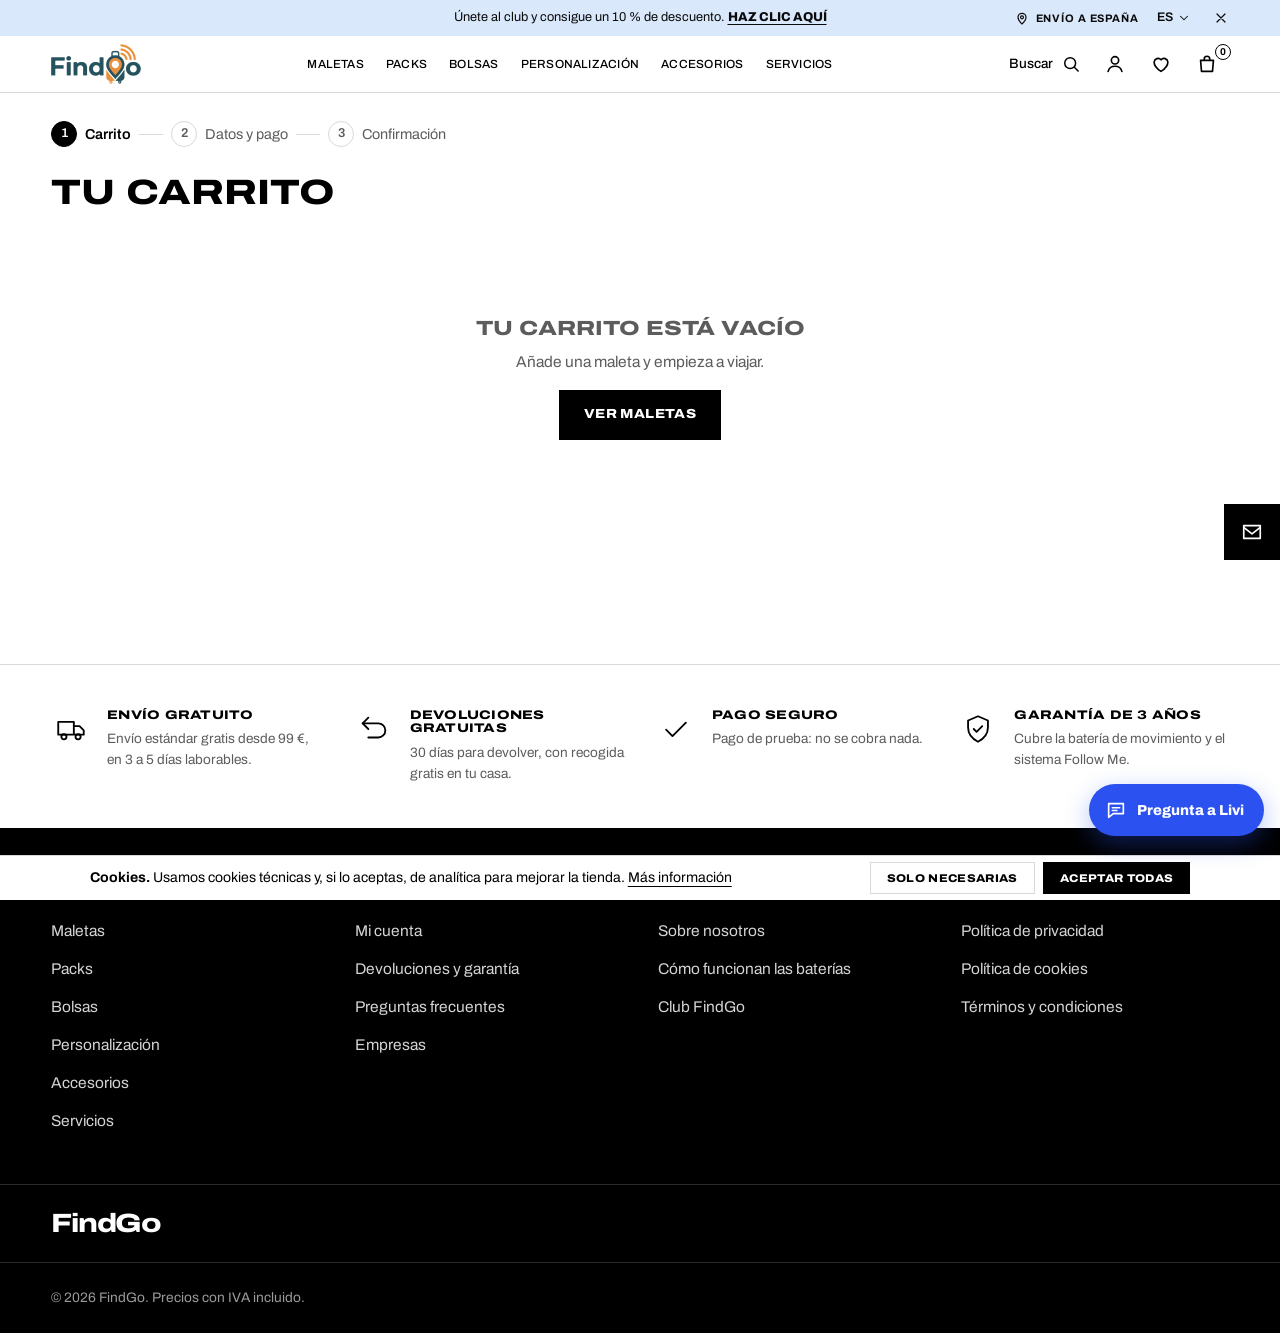
<file: checkout.html>
<!doctype html>
<html lang="es">
<head>
<meta charset="utf-8">
<meta name="viewport" content="width=device-width, initial-scale=1, viewport-fit=cover, interactive-widget=resizes-content">
<title>Finalizar compra · FindGo</title>
<meta name="description" content="Datos de envío y pago en una sola página.">
<meta name="theme-color" content="#ffffff">
<meta name="color-scheme" content="light">
<link rel="icon" type="image/png" href="img/favicon.png"><link rel="apple-touch-icon" href="img/favicon.png">
<link rel="preconnect" href="https://fonts.googleapis.com"><link rel="preconnect" href="https://fonts.gstatic.com" crossorigin>
<link rel="stylesheet" href="https://fonts.googleapis.com/css2?family=Archivo:wdth,wght@62..125,100..900&display=swap">
<link rel="stylesheet" href="css/tokens.css?v=20261125p"><link rel="stylesheet" href="css/base.css?v=20261125p"><link rel="stylesheet" href="css/components.css?v=20261125p"><link rel="stylesheet" href="css/pages.css?v=20261125p"><link rel="stylesheet" href="css/look.css?v=20261125p">
</head>
<body data-page="checkout">
<main>
<div class="container section" style="padding-top:28px"><ol class="steps"><li class="done"><span>✓</span>Carrito</li><li class="on"><span>2</span>Datos y pago</li><li class=""><span>3</span>Confirmación</li></ol><h1 style="font-size:2.2rem">Finalizar compra</h1>
<div class="co-grid"><form id="form" novalidate>
<p class="guest">Compra como invitado: no necesitas crear una cuenta. Pago de prueba, no se cobra nada.</p>
<section class="co-sec"><h2><span>1</span> Contacto</h2>
<div class="field"><label for="f-email">Correo electrónico</label><input id="f-email" name="email" type="email" inputmode="email" autocomplete="email" autocapitalize="none" required maxlength="120"><span class="err">Introduce un correo válido.</span></div>
<div class="field"><label for="f-tel">Teléfono (para el transportista)</label><input id="f-tel" name="tel" type="tel" inputmode="tel" autocomplete="tel" required maxlength="20"><span class="err">Introduce un teléfono válido (9 cifras).</span></div></section>
<section class="co-sec"><h2><span>2</span> Entrega</h2>
<div class="row2"><div class="field"><label for="f-name">Nombre</label><input id="f-name" name="name" autocomplete="given-name" required maxlength="60"><span class="err">Escribe tu nombre.</span></div>
<div class="field"><label for="f-last">Apellidos</label><input id="f-last" name="last" autocomplete="family-name" required maxlength="80"><span class="err">Escribe tus apellidos.</span></div></div>
<div class="field"><label for="f-addr">Calle y número</label><input id="f-addr" name="addr" autocomplete="street-address" required maxlength="120"><span class="err">Escribe tu dirección.</span></div>
<div class="row2"><div class="field"><label for="f-cp">Código postal</label><input id="f-cp" name="cp" inputmode="numeric" autocomplete="postal-code" maxlength="8" required><span class="err" id="f-cp-err">Debe tener 5 cifras.</span></div>
<div class="field"><label for="f-city">Ciudad</label><input id="f-city" name="city" autocomplete="address-level2" required maxlength="60"><span class="err">Escribe tu ciudad.</span></div></div>
<div class="field"><label for="f-country">País de entrega</label><select id="f-country" name="country" autocomplete="country"></select></div>
<p class="lbl" style="font-weight:600;margin:6px 0 10px">Método de envío</p><div id="ship-opts"></div></section>
<section class="co-sec"><h2><span>3</span> Pago</h2>
<p class="lbl" style="font-weight:600;margin:0 0 10px">Método de pago</p><div id="pay-opts"></div>
<div class="pay-panel" data-pay="card">
<div class="test-card"><strong>Pago de prueba.</strong> Usa la tarjeta <code>4242 4242 4242 4242</code>, cualquier fecha futura y cualquier CVC de 3 cifras. <strong>No se cobra nada.</strong></div>
<div class="field"><label for="c-name">Titular de la tarjeta</label><input id="c-name" autocomplete="cc-name" required maxlength="80"><span class="err">Escribe el nombre del titular.</span></div>
<div class="field"><label for="c-num">Número de tarjeta</label><input id="c-num" inputmode="numeric" autocomplete="cc-number" placeholder="4242 4242 4242 4242" maxlength="19" required><span class="err" id="c-num-err">Usa la tarjeta de prueba 4242 4242 4242 4242.</span></div>
<div class="row2"><div class="field"><label for="c-exp">Caducidad (MM/AA)</label><input id="c-exp" inputmode="numeric" autocomplete="cc-exp" placeholder="12/29" maxlength="5" required><span class="err">Fecha no válida o caducada.</span></div>
<div class="field"><label for="c-cvc">CVC</label><input id="c-cvc" inputmode="numeric" autocomplete="cc-csc" placeholder="123" maxlength="3" required><span class="err">3 cifras.</span></div></div>
</div>
<div class="pay-panel" data-pay="bizum" hidden><p class="pay-note"><strong>Pago de prueba.</strong> No se cobra nada.</p><div class="field"><label for="z-tel">Móvil asociado a Bizum</label><input id="z-tel" inputmode="tel" autocomplete="tel" maxlength="20"><span class="err">Introduce un móvil de 9 cifras.</span></div></div>
<div class="pay-panel" data-pay="paypal" hidden><p class="pay-note"><strong>Pago de prueba.</strong> No se cobra nada.</p><div class="field"><label for="pp-mail">Correo de tu cuenta de PayPal</label><input id="pp-mail" type="email" inputmode="email" autocapitalize="none" autocomplete="email" maxlength="120"><span class="err">Introduce un correo válido.</span></div></div>
<div class="pay-panel" data-pay="applepay" hidden><p class="pay-note"><strong>Pago de prueba.</strong> No se cobra nada.</p></div>
<div class="pay-panel" data-pay="googlepay" hidden><p class="pay-note"><strong>Pago de prueba.</strong> No se cobra nada.</p></div>
<div class="pay-panel" data-pay="transfer" hidden><p class="pay-note"><strong>Pago de prueba.</strong> Al confirmar te mostraremos un IBAN de ejemplo; el pedido queda pendiente de pago. No se cobra nada.</p></div>
<label class="check"><input type="checkbox" id="c-terms" required><span>He leído los <a href="terminos.html" target="_blank" rel="noopener">términos y condiciones</a> y la <a href="privacidad.html" target="_blank" rel="noopener">política de privacidad</a>.</span></label>
<label class="check save-data"><input type="checkbox" id="save-data"><span>Guardar mis datos y mi método de pago preferido para próximas compras.</span></label>
<button class="btn btn-primary btn-lg btn-block" type="submit" id="pay">Confirmar pedido</button>
<p class="muted small" style="text-align:center;margin:12px 0 0">Devolución gratis en 30 días · Garantía de 3 años</p></section>
</form><aside class="summary" id="summary" aria-label="Resumen"></aside></div></div>
<div class="mobile-pay" id="mpay"><div class="tt"><small>Total</small><strong id="mpay-total"></strong></div><button class="btn btn-primary" type="submit" form="form">Confirmar pedido</button></div>
</main>
<script src="js/data.js?v=20261125p"></script><script src="js/store.js?v=20261125p"></script><script src="js/art.js?v=20261125p"></script><script src="js/layout.js?v=20261125p"></script><script src="js/assistant.js?v=20261125p"></script>
<script src="js/pages-checkout.js?v=20261125p"></script>
</body>
</html>
</file>
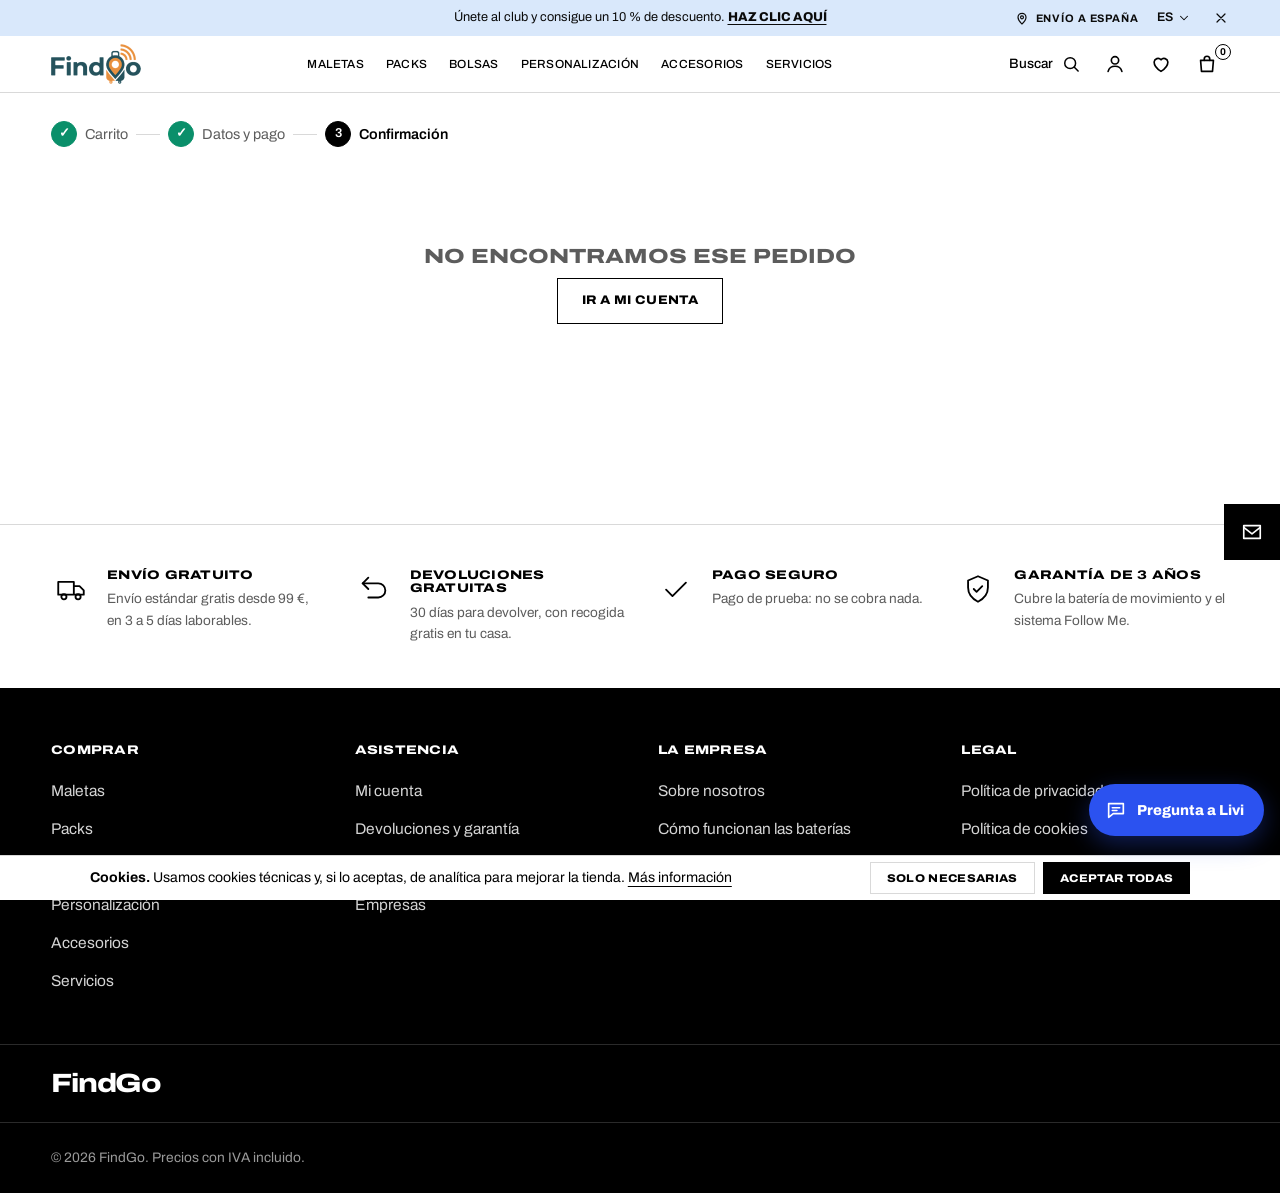
<file: confirmacion.html>
<!doctype html>
<html lang="es">
<head>
<meta charset="utf-8">
<meta name="viewport" content="width=device-width, initial-scale=1, viewport-fit=cover, interactive-widget=resizes-content">
<title>Pedido confirmado · FindGo</title>
<meta name="description" content="Confirmación de pedido.">
<meta name="theme-color" content="#ffffff">
<meta name="color-scheme" content="light">
<link rel="icon" type="image/png" href="img/favicon.png"><link rel="apple-touch-icon" href="img/favicon.png">
<link rel="preconnect" href="https://fonts.googleapis.com"><link rel="preconnect" href="https://fonts.gstatic.com" crossorigin>
<link rel="stylesheet" href="https://fonts.googleapis.com/css2?family=Archivo:wdth,wght@62..125,100..900&display=swap">
<link rel="stylesheet" href="css/tokens.css?v=20261125p"><link rel="stylesheet" href="css/base.css?v=20261125p"><link rel="stylesheet" href="css/components.css?v=20261125p"><link rel="stylesheet" href="css/pages.css?v=20261125p"><link rel="stylesheet" href="css/look.css?v=20261125p">
</head>
<body data-page="confirm">
<main>
<div class="container section" style="padding-top:28px"><ol class="steps"><li class="done"><span>✓</span>Carrito</li><li class="done"><span>✓</span>Datos y pago</li><li class="on"><span>3</span>Confirmación</li></ol><div id="confirm"></div></div>
</main>
<script src="js/data.js?v=20261125p"></script><script src="js/store.js?v=20261125p"></script><script src="js/art.js?v=20261125p"></script><script src="js/layout.js?v=20261125p"></script><script src="js/assistant.js?v=20261125p"></script>
<script src="js/pages-checkout.js?v=20261125p"></script>
</body>
</html>
</file>
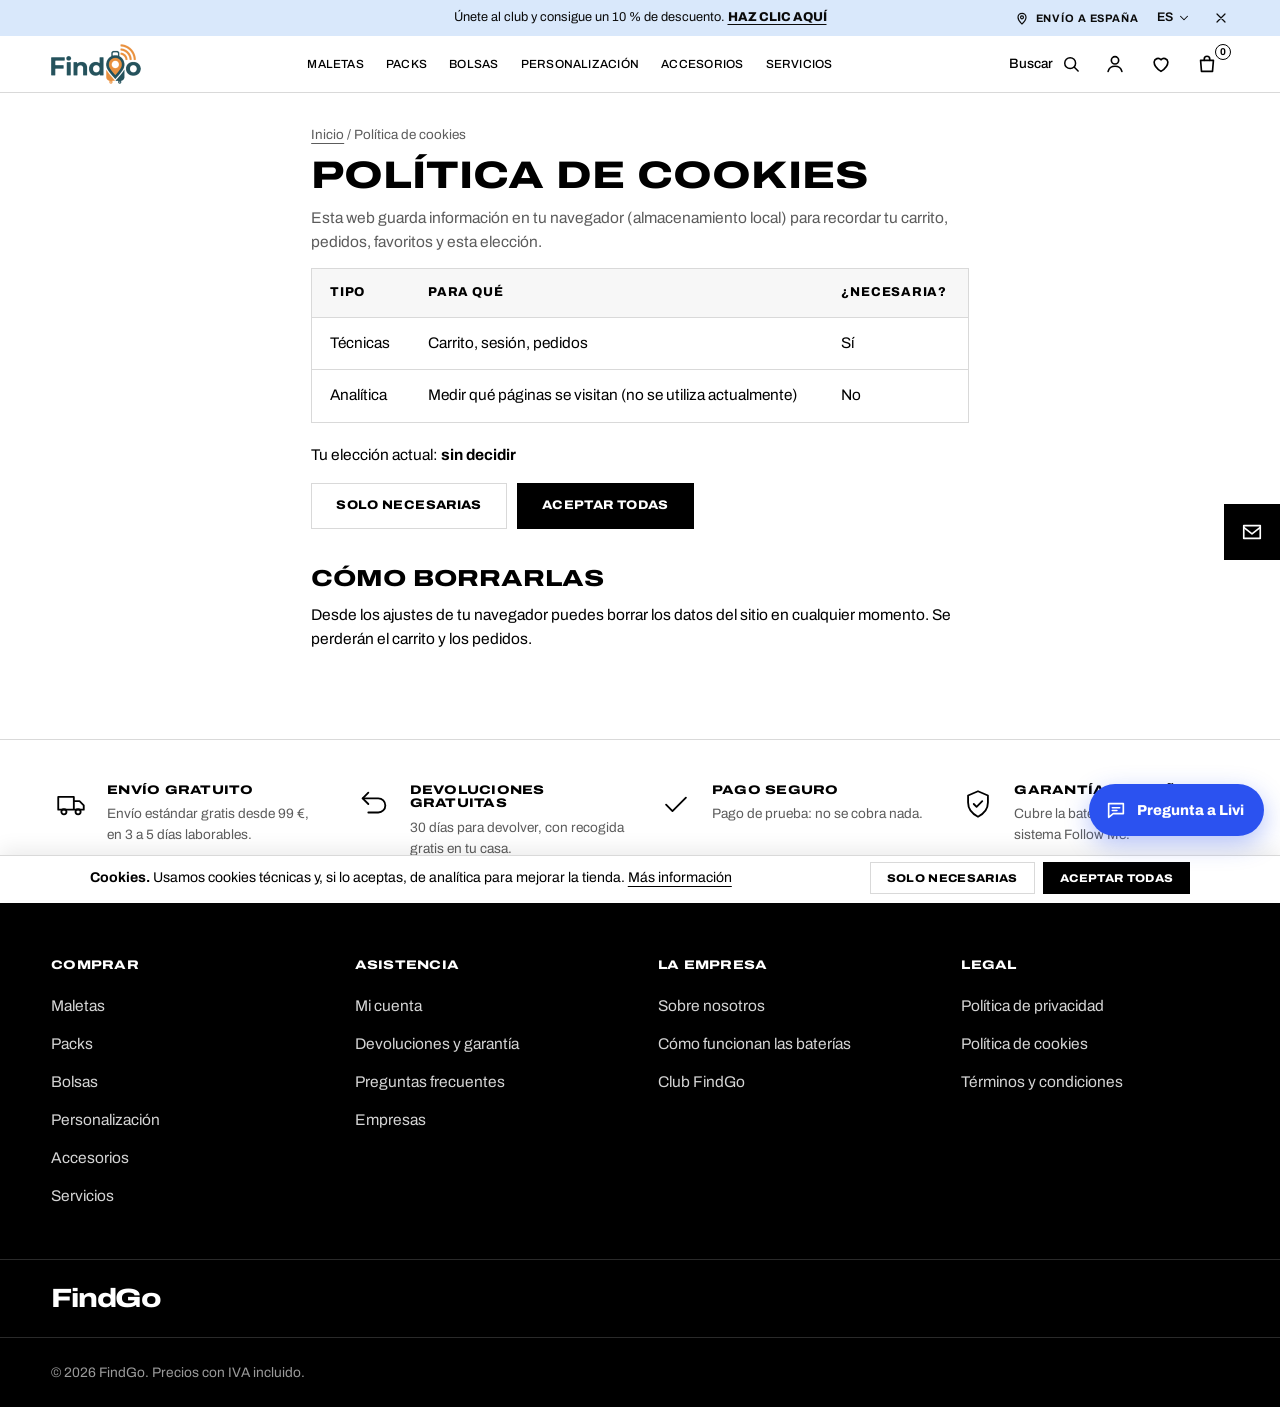
<file: cookies.html>
<!doctype html>
<html lang="es">
<head>
<meta charset="utf-8">
<meta name="viewport" content="width=device-width, initial-scale=1, viewport-fit=cover, interactive-widget=resizes-content">
<title>Política de cookies · FindGo</title>
<meta name="description" content="Qué cookies usamos y cómo gestionarlas.">
<meta name="theme-color" content="#ffffff">
<meta name="color-scheme" content="light">
<link rel="icon" type="image/png" href="img/favicon.png"><link rel="apple-touch-icon" href="img/favicon.png">
<link rel="preconnect" href="https://fonts.googleapis.com"><link rel="preconnect" href="https://fonts.gstatic.com" crossorigin>
<link rel="stylesheet" href="https://fonts.googleapis.com/css2?family=Archivo:wdth,wght@62..125,100..900&display=swap">
<link rel="stylesheet" href="css/tokens.css?v=20261125p"><link rel="stylesheet" href="css/base.css?v=20261125p"><link rel="stylesheet" href="css/components.css?v=20261125p"><link rel="stylesheet" href="css/pages.css?v=20261125p"><link rel="stylesheet" href="css/look.css?v=20261125p">
</head>
<body data-page="cookies">
<main>

<div class="container page-head prose"><nav class="crumbs"><a href="index.html">Inicio</a> / Política de cookies</nav><h1>Política de cookies</h1>
<p class="muted">Esta web guarda información en tu navegador (almacenamiento local) para recordar tu carrito, pedidos, favoritos y esta elección.</p>
<div class="table-wrap"><table><thead><tr><th>Tipo</th><th>Para qué</th><th>¿Necesaria?</th></tr></thead><tbody>
<tr><td>Técnicas</td><td>Carrito, sesión, pedidos</td><td>Sí</td></tr>
<tr><td>Analítica</td><td>Medir qué páginas se visitan (no se utiliza actualmente)</td><td>No</td></tr></tbody></table></div>
<p style="margin-top:20px">Tu elección actual: <strong id="ck-state">sin decidir</strong></p>
<div style="display:flex;gap:10px;flex-wrap:wrap"><button class="btn btn-ghost" data-set="necessary">Solo necesarias</button><button class="btn btn-primary" data-set="all">Aceptar todas</button></div>
<h2>Cómo borrarlas</h2><p>Desde los ajustes de tu navegador puedes borrar los datos del sitio en cualquier momento. Se perderán el carrito y los pedidos.</p></div>
</main>
<script src="js/data.js?v=20261125p"></script><script src="js/store.js?v=20261125p"></script><script src="js/art.js?v=20261125p"></script><script src="js/layout.js?v=20261125p"></script><script src="js/assistant.js?v=20261125p"></script>
<script src="js/pages-account.js?v=20261125p"></script>
</body>
</html>
</file>
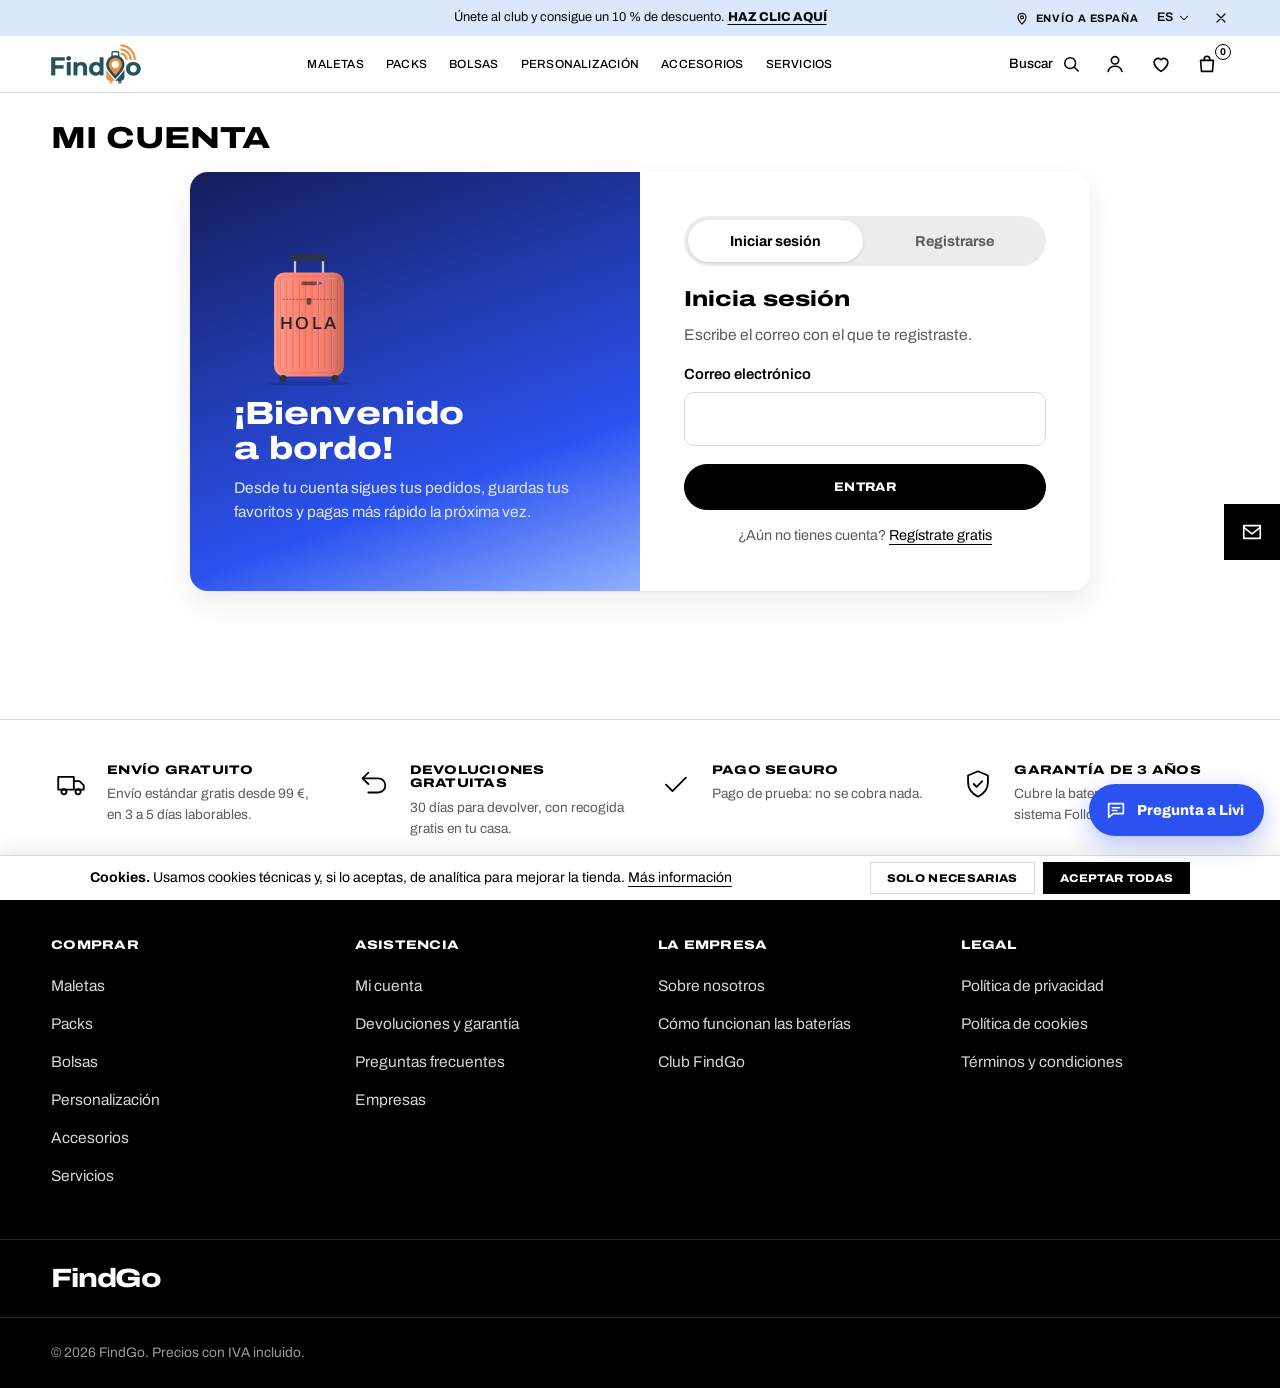
<file: cuenta.html>
<!doctype html>
<html lang="es">
<head>
<meta charset="utf-8">
<meta name="viewport" content="width=device-width, initial-scale=1, viewport-fit=cover, interactive-widget=resizes-content">
<title>Mi cuenta · FindGo</title>
<meta name="description" content="Pedidos, favoritos y datos.">
<meta name="theme-color" content="#ffffff">
<meta name="color-scheme" content="light">
<link rel="icon" type="image/png" href="img/favicon.png"><link rel="apple-touch-icon" href="img/favicon.png">
<link rel="preconnect" href="https://fonts.googleapis.com"><link rel="preconnect" href="https://fonts.gstatic.com" crossorigin>
<link rel="stylesheet" href="https://fonts.googleapis.com/css2?family=Archivo:wdth,wght@62..125,100..900&display=swap">
<link rel="stylesheet" href="css/tokens.css?v=20261125p"><link rel="stylesheet" href="css/base.css?v=20261125p"><link rel="stylesheet" href="css/components.css?v=20261125p"><link rel="stylesheet" href="css/pages.css?v=20261125p"><link rel="stylesheet" href="css/look.css?v=20261125p">
</head>
<body data-page="account">
<main>
<div class="container section" style="padding-top:28px"><h1 class="acc-title">Mi cuenta</h1><div id="acc"></div></div>
</main>
<script src="js/data.js?v=20261125p"></script><script src="js/store.js?v=20261125p"></script><script src="js/art.js?v=20261125p"></script><script src="js/layout.js?v=20261125p"></script><script src="js/assistant.js?v=20261125p"></script>
<script src="js/pages-account.js?v=20261125p"></script>
</body>
</html>
</file>
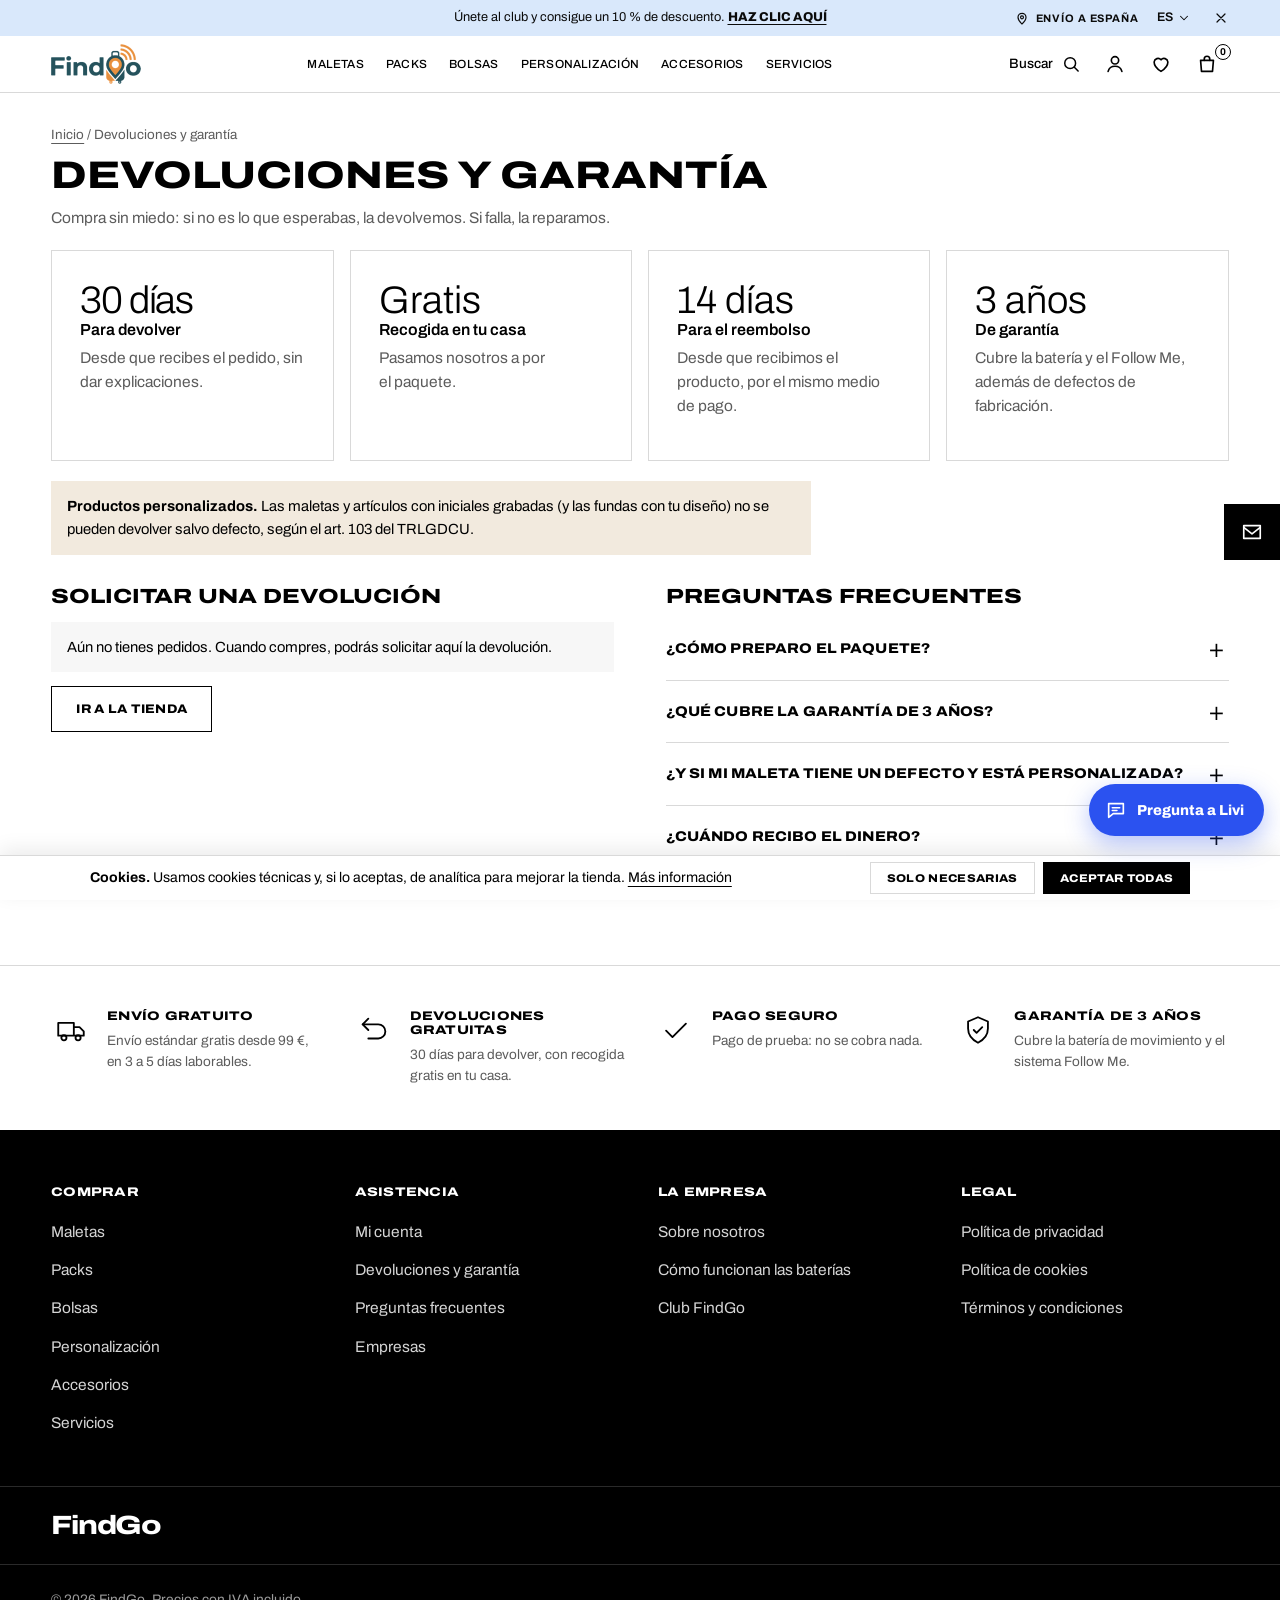
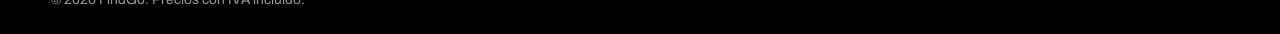
<file: devoluciones.html>
<!doctype html>
<html lang="es">
<head>
<meta charset="utf-8">
<meta name="viewport" content="width=device-width, initial-scale=1, viewport-fit=cover, interactive-widget=resizes-content">
<title>Devoluciones y garantía · FindGo</title>
<meta name="description" content="30 días para devolver, recogida gratis y 3 años de garantía.">
<meta name="theme-color" content="#ffffff">
<meta name="color-scheme" content="light">
<link rel="icon" type="image/png" href="img/favicon.png"><link rel="apple-touch-icon" href="img/favicon.png">
<link rel="preconnect" href="https://fonts.googleapis.com"><link rel="preconnect" href="https://fonts.gstatic.com" crossorigin>
<link rel="stylesheet" href="https://fonts.googleapis.com/css2?family=Archivo:wdth,wght@62..125,100..900&display=swap">
<link rel="stylesheet" href="css/tokens.css?v=20261125p"><link rel="stylesheet" href="css/base.css?v=20261125p"><link rel="stylesheet" href="css/components.css?v=20261125p"><link rel="stylesheet" href="css/pages.css?v=20261125p"><link rel="stylesheet" href="css/look.css?v=20261125p">
</head>
<body data-page="returns">
<main>

<div class="container page-head"><nav class="crumbs"><a href="index.html">Inicio</a> / Devoluciones y garantía</nav><h1>Devoluciones y garantía</h1><p class="muted" style="max-width:640px">Compra sin miedo: si no es lo que esperabas, la devolvemos. Si falla, la reparamos.</p>
<div class="cards3">
<div class="panel"><div class="mono-big" style="font:300 2.4rem var(--font-display);color:var(--ink)">30 días</div><h3>Para devolver</h3><p class="muted">Desde que recibes el pedido, sin dar explicaciones.</p></div>
<div class="panel"><div style="font:300 2.4rem var(--font-display);color:var(--ink)">Gratis</div><h3>Recogida en tu casa</h3><p class="muted">Pasamos nosotros a por el paquete.</p></div>
<div class="panel"><div style="font:300 2.4rem var(--font-display);color:var(--ink)">14 días</div><h3>Para el reembolso</h3><p class="muted">Desde que recibimos el producto, por el mismo medio de pago.</p></div>
<div class="panel"><div style="font:300 2.4rem var(--font-display);color:var(--ink)">3 años</div><h3>De garantía</h3><p class="muted">Cubre la batería y el Follow Me, además de defectos de fabricación.</p></div></div>
<div class="note warn" style="max-width:760px"><strong>Productos personalizados.</strong> Las maletas y artículos con iniciales grabadas (y las fundas con tu diseño) no se pueden devolver salvo defecto, según el art. 103 del TRLGDCU.</div>
<div class="co-grid two"><div><h2>Solicitar una devolución</h2><div id="ret"></div></div>
<div><h2>Preguntas frecuentes</h2>
<details class="faq"><summary>¿Cómo preparo el paquete?</summary><p>Usa la caja original si puedes. El transportista te dará la etiqueta en la recogida.</p></details>
<details class="faq"><summary>¿Qué cubre la garantía de 3 años?</summary><p>Defectos de fabricación, la batería de movimiento (con su desgaste normal) y el sistema Follow Me. No cubre golpes accidentales, que se cubren con la garantía ampliada de 39 €.</p></details>
<details class="faq"><summary>¿Y si mi maleta tiene un defecto y está personalizada?</summary><p>Si el producto es defectuoso sí se puede devolver o reparar, aunque lleve iniciales.</p></details>
<details class="faq"><summary>¿Cuándo recibo el dinero?</summary><p>En un máximo de 14 días desde que recibimos el producto.</p></details></div></div></div>
</main>
<script src="js/data.js?v=20261125p"></script><script src="js/store.js?v=20261125p"></script><script src="js/art.js?v=20261125p"></script><script src="js/layout.js?v=20261125p"></script><script src="js/assistant.js?v=20261125p"></script>
<script src="js/pages-account.js?v=20261125p"></script>
</body>
</html>
</file>
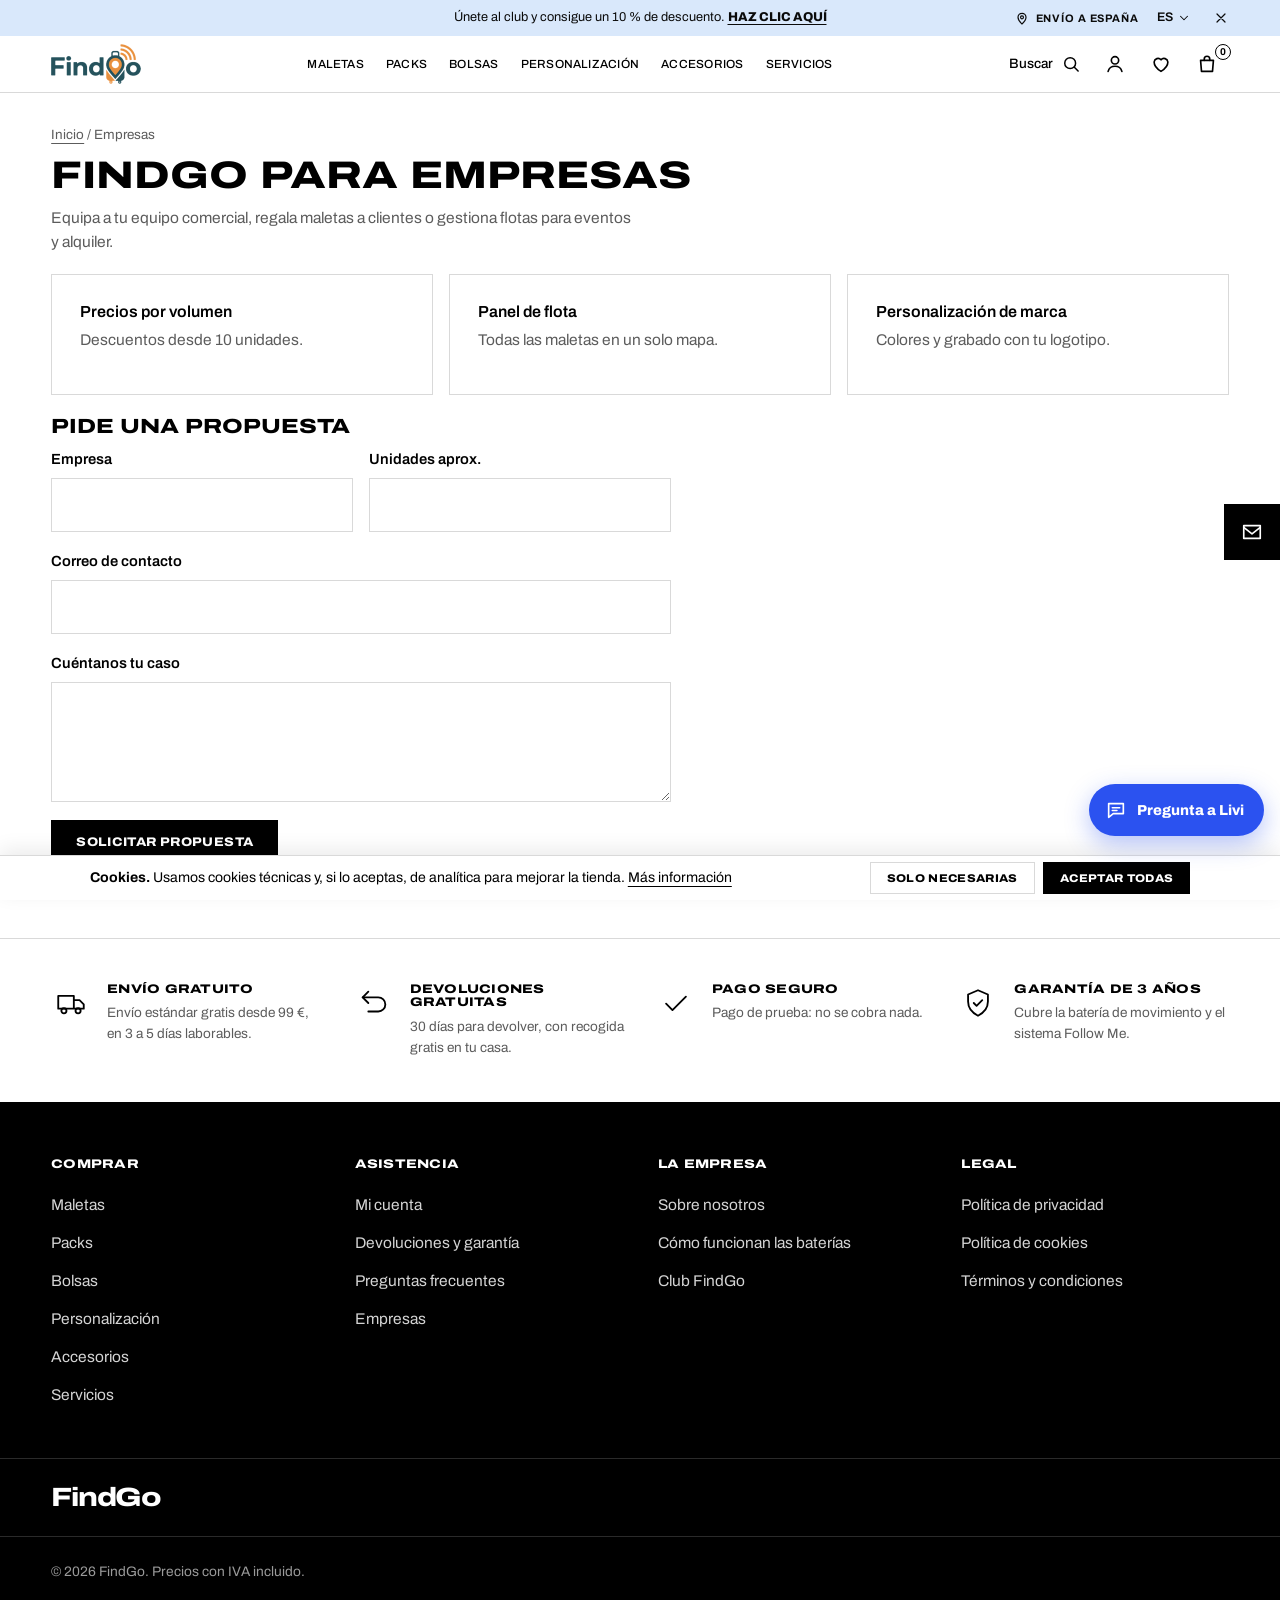
<file: empresas.html>
<!doctype html>
<html lang="es">
<head>
<meta charset="utf-8">
<meta name="viewport" content="width=device-width, initial-scale=1, viewport-fit=cover, interactive-widget=resizes-content">
<title>FindGo para empresas · FindGo</title>
<meta name="description" content="Flotas de maletas FindGo para equipos y eventos.">
<meta property="og:site_name" content="FindGo"><meta property="og:locale" content="es_ES"><meta property="og:type" content="website"><meta property="og:title" content="FindGo para empresas · FindGo"><meta property="og:description" content="Flotas de maletas FindGo para equipos y eventos."><meta property="og:image" content="https://guanweiren.github.io/findgo-ecommerce/img/logo-180.png"><meta name="twitter:card" content="summary">
<meta name="theme-color" content="#ffffff">
<meta name="color-scheme" content="light">
<link rel="icon" type="image/png" href="img/favicon.png"><link rel="apple-touch-icon" href="img/favicon.png">
<link rel="preconnect" href="https://fonts.googleapis.com"><link rel="preconnect" href="https://fonts.gstatic.com" crossorigin>
<link rel="stylesheet" href="https://fonts.googleapis.com/css2?family=Archivo:wdth,wght@62..125,100..900&display=swap">
<link rel="stylesheet" href="css/tokens.css?v=20261125p"><link rel="stylesheet" href="css/base.css?v=20261125p"><link rel="stylesheet" href="css/components.css?v=20261125p"><link rel="stylesheet" href="css/pages.css?v=20261125p"><link rel="stylesheet" href="css/look.css?v=20261125p">
</head>
<body data-page="b2b">
<main>

<div class="container page-head"><nav class="crumbs"><a href="index.html">Inicio</a> / Empresas</nav><h1>FindGo para empresas</h1><p class="muted" style="max-width:640px">Equipa a tu equipo comercial, regala maletas a clientes o gestiona flotas para eventos y alquiler.</p>
<div class="cards3"><div class="panel"><h3>Precios por volumen</h3><p class="muted">Descuentos desde 10 unidades.</p></div><div class="panel"><h3>Panel de flota</h3><p class="muted">Todas las maletas en un solo mapa.</p></div><div class="panel"><h3>Personalización de marca</h3><p class="muted">Colores y grabado con tu logotipo.</p></div></div>
<div style="max-width:620px"><h2>Pide una propuesta</h2><form id="b2b" novalidate>
<div class="row2"><div class="field"><label for="b-co">Empresa</label><input id="b-co" maxlength="100" required><span class="err">Indica la empresa.</span></div><div class="field"><label for="b-n">Unidades aprox.</label><input id="b-n" type="number" inputmode="numeric" min="1" max="100000" required><span class="err">Indica un número válido.</span></div></div>
<div class="field"><label for="b-mail">Correo de contacto</label><input id="b-mail" type="email" inputmode="email" autocapitalize="none" maxlength="120" required><span class="err">Introduce un correo válido.</span></div>
<div class="field"><label for="b-msg">Cuéntanos tu caso</label><textarea id="b-msg" maxlength="1000"></textarea></div><button class="btn btn-primary" type="submit">Solicitar propuesta</button></form><div id="b2b-ok" class="form-ok" hidden></div></div></div>
</main>
<script src="js/data.js?v=20261125p"></script><script src="js/store.js?v=20261125p"></script><script src="js/art.js?v=20261125p"></script><script src="js/layout.js?v=20261125p"></script><script src="js/assistant.js?v=20261125p"></script>
<script src="js/pages-account.js?v=20261125p"></script>
</body>
</html>
</file>
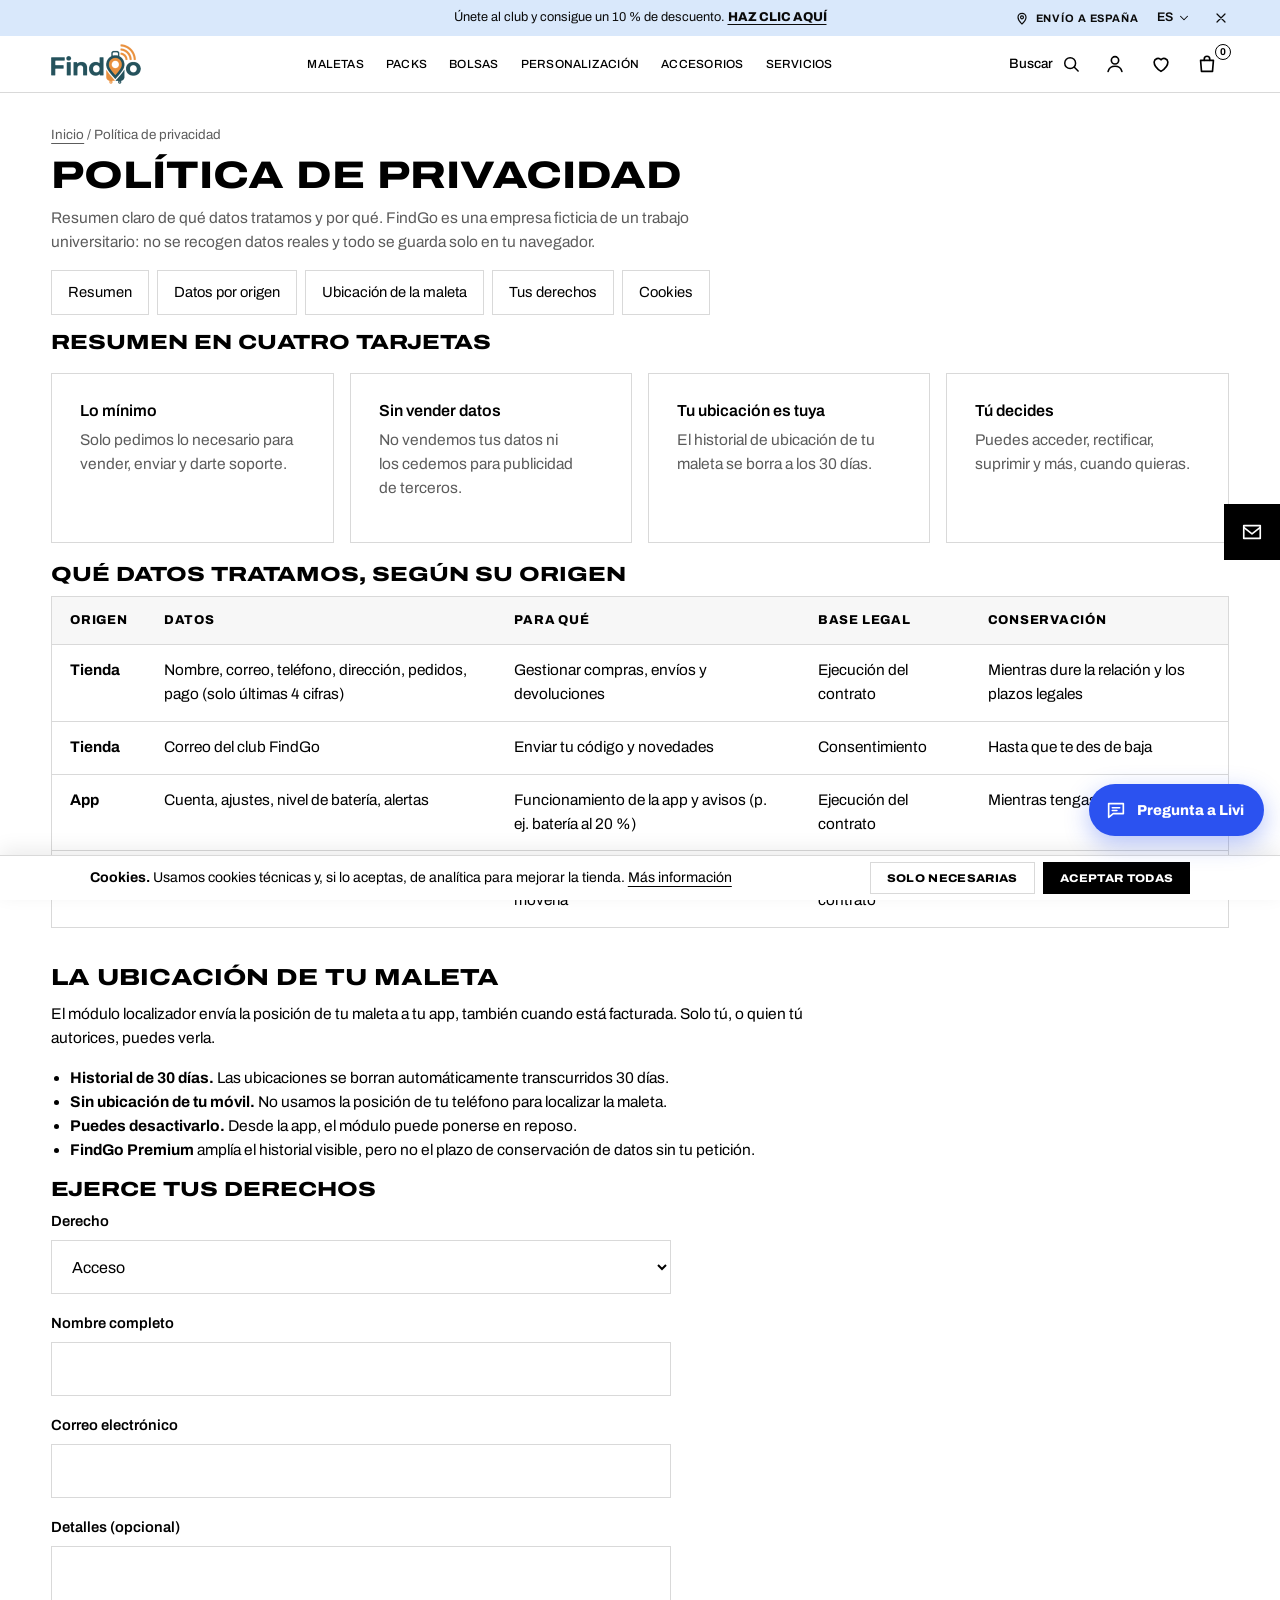
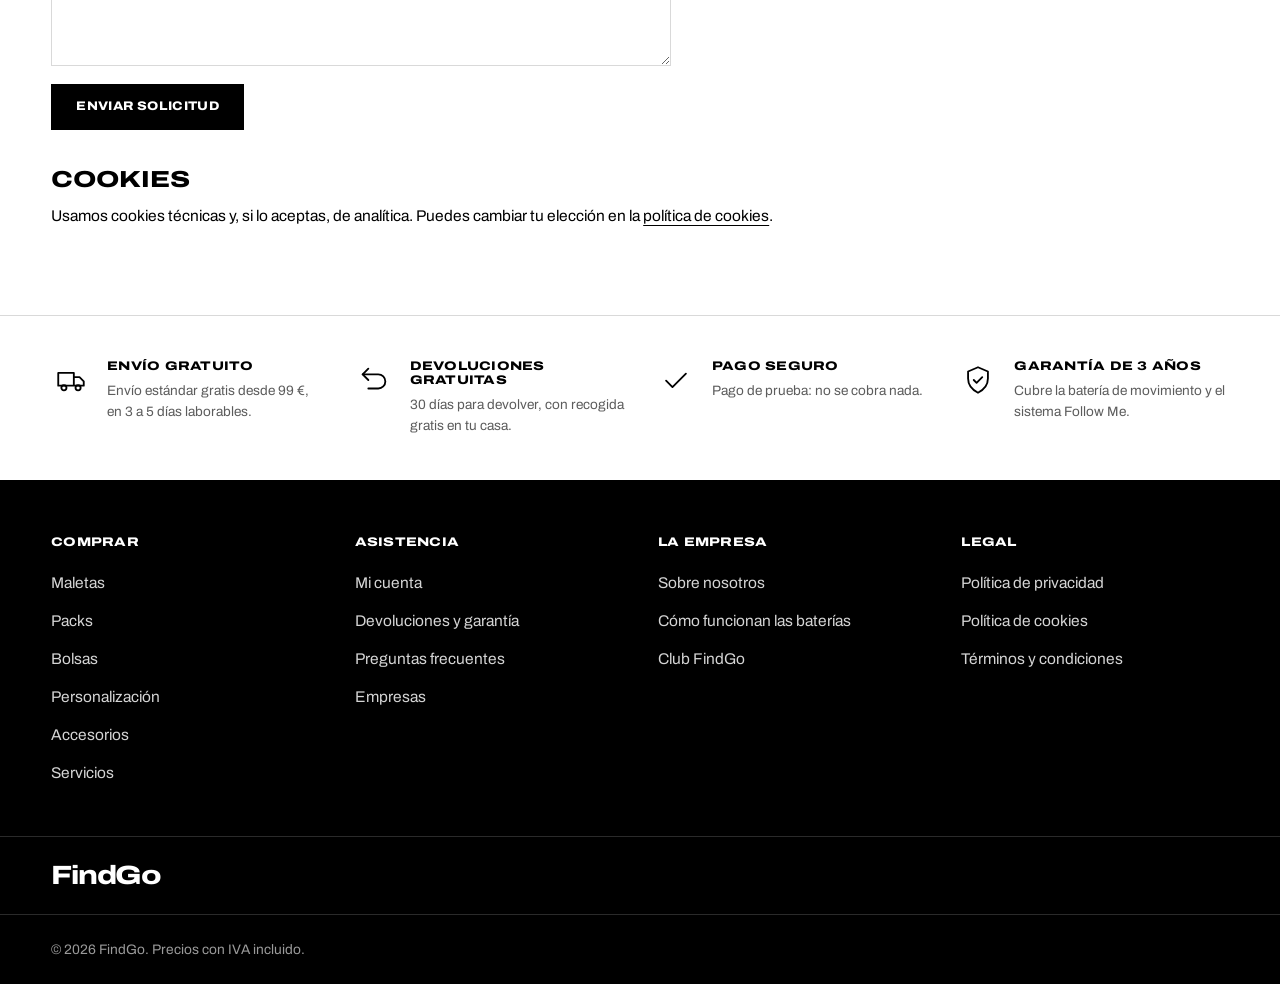
<file: privacidad.html>
<!doctype html>
<html lang="es">
<head>
<meta charset="utf-8">
<meta name="viewport" content="width=device-width, initial-scale=1, viewport-fit=cover, interactive-widget=resizes-content">
<title>Política de privacidad · FindGo</title>
<meta name="description" content="Qué datos tratamos, de dónde vienen y cómo ejercer tus derechos.">
<meta name="theme-color" content="#ffffff">
<meta name="color-scheme" content="light">
<link rel="icon" type="image/png" href="img/favicon.png"><link rel="apple-touch-icon" href="img/favicon.png">
<link rel="preconnect" href="https://fonts.googleapis.com"><link rel="preconnect" href="https://fonts.gstatic.com" crossorigin>
<link rel="stylesheet" href="https://fonts.googleapis.com/css2?family=Archivo:wdth,wght@62..125,100..900&display=swap">
<link rel="stylesheet" href="css/tokens.css?v=20261125p"><link rel="stylesheet" href="css/base.css?v=20261125p"><link rel="stylesheet" href="css/components.css?v=20261125p"><link rel="stylesheet" href="css/pages.css?v=20261125p"><link rel="stylesheet" href="css/look.css?v=20261125p">
</head>
<body data-page="privacy">
<main>

<div class="container page-head"><nav class="crumbs"><a href="index.html">Inicio</a> / Política de privacidad</nav><h1>Política de privacidad</h1>
<p class="muted" style="max-width:700px">Resumen claro de qué datos tratamos y por qué. FindGo es una empresa ficticia de un trabajo universitario: no se recogen datos reales y todo se guarda solo en tu navegador.</p>
<div class="toc"><a href="#resumen">Resumen</a><a href="#datos">Datos por origen</a><a href="#ubicacion">Ubicación de la maleta</a><a href="#derechos">Tus derechos</a><a href="#cookies">Cookies</a></div>
<h2 id="resumen">Resumen en cuatro tarjetas</h2>
<div class="cards3"><div class="panel"><h3>Lo mínimo</h3><p class="muted">Solo pedimos lo necesario para vender, enviar y darte soporte.</p></div><div class="panel"><h3>Sin vender datos</h3><p class="muted">No vendemos tus datos ni los cedemos para publicidad de terceros.</p></div><div class="panel"><h3>Tu ubicación es tuya</h3><p class="muted">El historial de ubicación de tu maleta se borra a los 30 días.</p></div><div class="panel"><h3>Tú decides</h3><p class="muted">Puedes acceder, rectificar, suprimir y más, cuando quieras.</p></div></div>
<h2 id="datos">Qué datos tratamos, según su origen</h2>
<div class="table-wrap"><table><thead><tr><th>Origen</th><th>Datos</th><th>Para qué</th><th>Base legal</th><th>Conservación</th></tr></thead><tbody>
<tr><td><strong>Tienda</strong></td><td>Nombre, correo, teléfono, dirección, pedidos, pago (solo últimas 4 cifras)</td><td>Gestionar compras, envíos y devoluciones</td><td>Ejecución del contrato</td><td>Mientras dure la relación y los plazos legales</td></tr>
<tr><td><strong>Tienda</strong></td><td>Correo del club FindGo</td><td>Enviar tu código y novedades</td><td>Consentimiento</td><td>Hasta que te des de baja</td></tr>
<tr><td><strong>App</strong></td><td>Cuenta, ajustes, nivel de batería, alertas</td><td>Funcionamiento de la app y avisos (p. ej. batería al 20 %)</td><td>Ejecución del contrato</td><td>Mientras tengas cuenta</td></tr>
<tr><td><strong>Maleta</strong></td><td>Ubicación, estado del Follow Me, batería</td><td>Mostrarte dónde está tu maleta y moverla</td><td>Ejecución del contrato</td><td>Historial borrado a los 30 días</td></tr></tbody></table></div>
<div class="prose"><h2 id="ubicacion">La ubicación de tu maleta</h2>
<p>El módulo localizador envía la posición de tu maleta a tu app, también cuando está facturada. Solo tú, o quien tú autorices, puedes verla.</p>
<ul><li><strong>Historial de 30 días.</strong> Las ubicaciones se borran automáticamente transcurridos 30 días.</li><li><strong>Sin ubicación de tu móvil.</strong> No usamos la posición de tu teléfono para localizar la maleta.</li><li><strong>Puedes desactivarlo.</strong> Desde la app, el módulo puede ponerse en reposo.</li><li><strong>FindGo Premium</strong> amplía el historial visible, pero no el plazo de conservación de datos sin tu petición.</li></ul></div>
<h2 id="derechos">Ejerce tus derechos</h2><div style="max-width:620px"><form id="rights" novalidate>
<div class="field"><label for="r-type">Derecho</label><select id="r-type"><option>Acceso</option><option>Rectificación</option><option>Supresión</option><option>Oposición</option><option>Limitación del tratamiento</option><option>Portabilidad</option></select></div>
<div class="field"><label for="r-name">Nombre completo</label><input id="r-name" autocomplete="name" maxlength="100" required><span class="err">Escribe tu nombre.</span></div>
<div class="field"><label for="r-mail">Correo electrónico</label><input id="r-mail" type="email" inputmode="email" autocapitalize="none" autocomplete="email" maxlength="120" required><span class="err">Introduce un correo válido.</span></div>
<div class="field"><label for="r-msg">Detalles (opcional)</label><textarea id="r-msg" maxlength="1000"></textarea></div>
<button class="btn btn-primary" type="submit">Enviar solicitud</button></form><div id="rights-ok" class="form-ok" hidden></div></div>
<div class="prose"><h2 id="cookies">Cookies</h2><p>Usamos cookies técnicas y, si lo aceptas, de analítica. Puedes cambiar tu elección en la <a href="cookies.html">política de cookies</a>.</p></div></div>
</main>
<script src="js/data.js?v=20261125p"></script><script src="js/store.js?v=20261125p"></script><script src="js/art.js?v=20261125p"></script><script src="js/layout.js?v=20261125p"></script><script src="js/assistant.js?v=20261125p"></script>
<script src="js/pages-account.js?v=20261125p"></script>
</body>
</html>
</file>
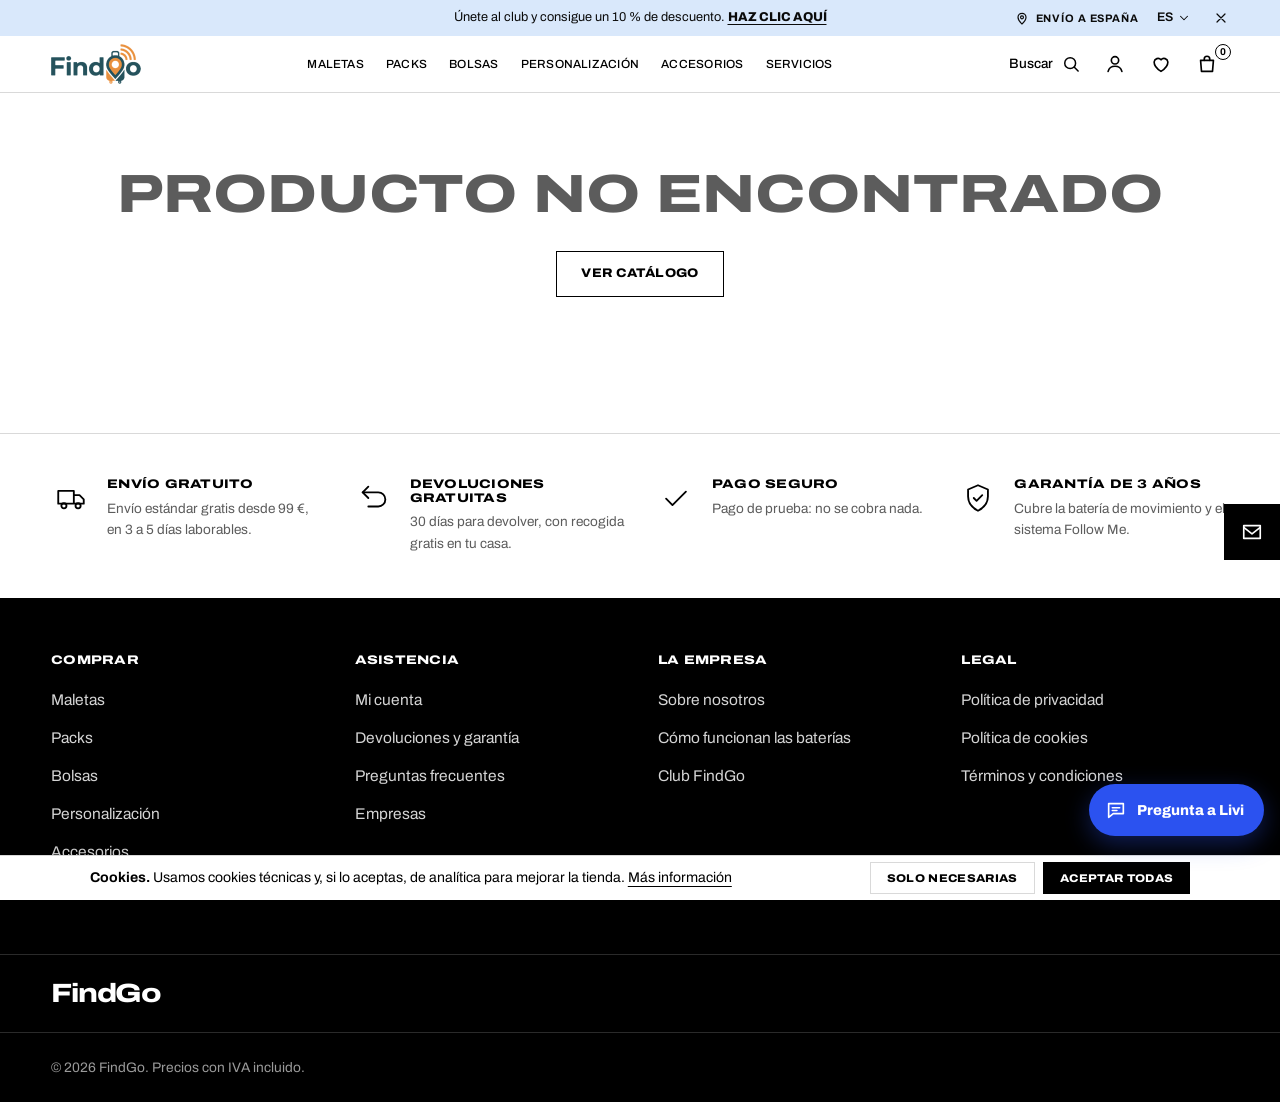
<file: producto.html>
<!doctype html>
<html lang="es">
<head>
<meta charset="utf-8">
<meta name="viewport" content="width=device-width, initial-scale=1, viewport-fit=cover, interactive-widget=resizes-content">
<title>Producto · FindGo</title>
<meta name="description" content="Ficha de producto FindGo.">
<meta property="og:site_name" content="FindGo"><meta property="og:locale" content="es_ES"><meta property="og:type" content="website"><meta property="og:title" content="Producto · FindGo"><meta property="og:description" content="Ficha de producto FindGo."><meta property="og:image" content="https://guanweiren.github.io/findgo-ecommerce/img/logo-180.png"><meta name="twitter:card" content="summary">
<meta name="theme-color" content="#ffffff">
<meta name="color-scheme" content="light">
<link rel="icon" type="image/png" href="img/favicon.png"><link rel="apple-touch-icon" href="img/favicon.png">
<link rel="preconnect" href="https://fonts.googleapis.com"><link rel="preconnect" href="https://fonts.gstatic.com" crossorigin>
<link rel="stylesheet" href="https://fonts.googleapis.com/css2?family=Archivo:wdth,wght@62..125,100..900&family=Dancing+Script:wght@600&family=Fredoka:wght@500&family=Playfair+Display:wght@600&family=Special+Elite&display=swap">
<link rel="stylesheet" href="css/tokens.css?v=20261125p"><link rel="stylesheet" href="css/base.css?v=20261125p"><link rel="stylesheet" href="css/components.css?v=20261125p"><link rel="stylesheet" href="css/pages.css?v=20261125p"><link rel="stylesheet" href="css/look.css?v=20261125p">
</head>
<body data-page="product">
<main>

<div id="pdp"></div>
<section class="section container" id="reviews" hidden><h2>Opiniones</h2><div class="revs" id="rev-list"></div></section>
<section class="section container" id="related" hidden style="padding-top:0"><h2>Completa tu viaje</h2><div class="grid" id="related-grid"></div></section>
<div class="mobile-buy" id="mbuy"><div class="tt"><small>Total</small><strong id="mbuy-price"></strong></div><button class="btn btn-primary" id="mbuy-btn">Añadir al carrito</button></div>

</main>
<script src="js/data.js?v=20261125p"></script><script src="js/store.js?v=20261125p"></script><script src="js/art.js?v=20261125p"></script><script src="js/layout.js?v=20261125p"></script><script src="js/assistant.js?v=20261125p"></script>
<script src="js/pages-shop.js?v=20261125p"></script>
</body>
</html>
</file>
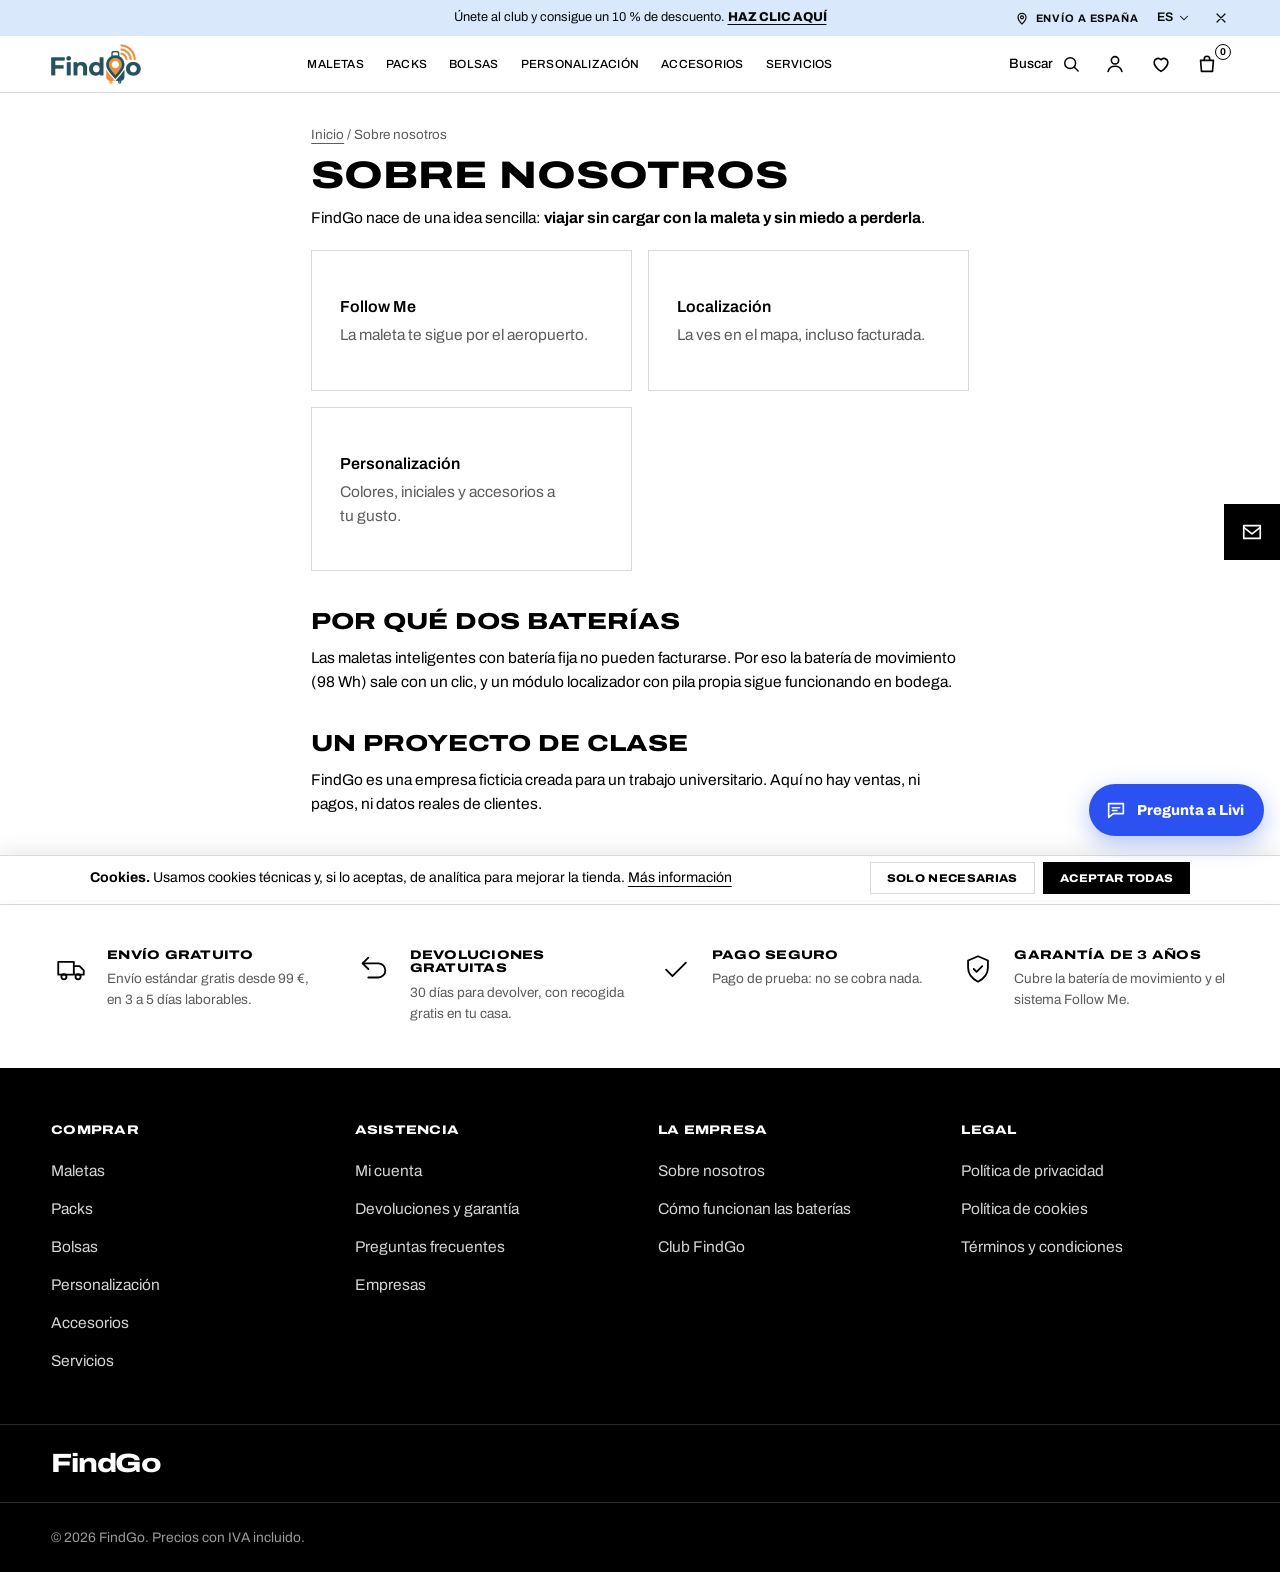
<file: sobre-nosotros.html>
<!doctype html>
<html lang="es">
<head>
<meta charset="utf-8">
<meta name="viewport" content="width=device-width, initial-scale=1, viewport-fit=cover, interactive-widget=resizes-content">
<title>Sobre nosotros · FindGo</title>
<meta name="description" content="La historia de FindGo.">
<meta property="og:site_name" content="FindGo"><meta property="og:locale" content="es_ES"><meta property="og:type" content="website"><meta property="og:title" content="Sobre nosotros · FindGo"><meta property="og:description" content="La historia de FindGo."><meta property="og:image" content="https://guanweiren.github.io/findgo-ecommerce/img/logo-180.png"><meta name="twitter:card" content="summary">
<meta name="theme-color" content="#ffffff">
<meta name="color-scheme" content="light">
<link rel="icon" type="image/png" href="img/favicon.png"><link rel="apple-touch-icon" href="img/favicon.png">
<link rel="preconnect" href="https://fonts.googleapis.com"><link rel="preconnect" href="https://fonts.gstatic.com" crossorigin>
<link rel="stylesheet" href="https://fonts.googleapis.com/css2?family=Archivo:wdth,wght@62..125,100..900&display=swap">
<link rel="stylesheet" href="css/tokens.css?v=20261125p"><link rel="stylesheet" href="css/base.css?v=20261125p"><link rel="stylesheet" href="css/components.css?v=20261125p"><link rel="stylesheet" href="css/pages.css?v=20261125p"><link rel="stylesheet" href="css/look.css?v=20261125p">
</head>
<body data-page="about">
<main>

<div class="container page-head prose"><nav class="crumbs"><a href="index.html">Inicio</a> / Sobre nosotros</nav><h1>Sobre nosotros</h1>
<p>FindGo nace de una idea sencilla: <strong>viajar sin cargar con la maleta y sin miedo a perderla</strong>.</p>
<div class="cards3"><div class="panel"><h3>Follow Me</h3><p class="muted">La maleta te sigue por el aeropuerto.</p></div><div class="panel"><h3>Localización</h3><p class="muted">La ves en el mapa, incluso facturada.</p></div><div class="panel"><h3>Personalización</h3><p class="muted">Colores, iniciales y accesorios a tu gusto.</p></div></div>
<h2>Por qué dos baterías</h2><p>Las maletas inteligentes con batería fija no pueden facturarse. Por eso la batería de movimiento (98 Wh) sale con un clic, y un módulo localizador con pila propia sigue funcionando en bodega.</p>
<h2>Un proyecto de clase</h2><p>FindGo es una empresa ficticia creada para un trabajo universitario. Aquí no hay ventas, ni pagos, ni datos reales de clientes.</p></div>
</main>
<script src="js/data.js?v=20261125p"></script><script src="js/store.js?v=20261125p"></script><script src="js/art.js?v=20261125p"></script><script src="js/layout.js?v=20261125p"></script><script src="js/assistant.js?v=20261125p"></script>
<script src="js/pages-account.js?v=20261125p"></script>
</body>
</html>
</file>
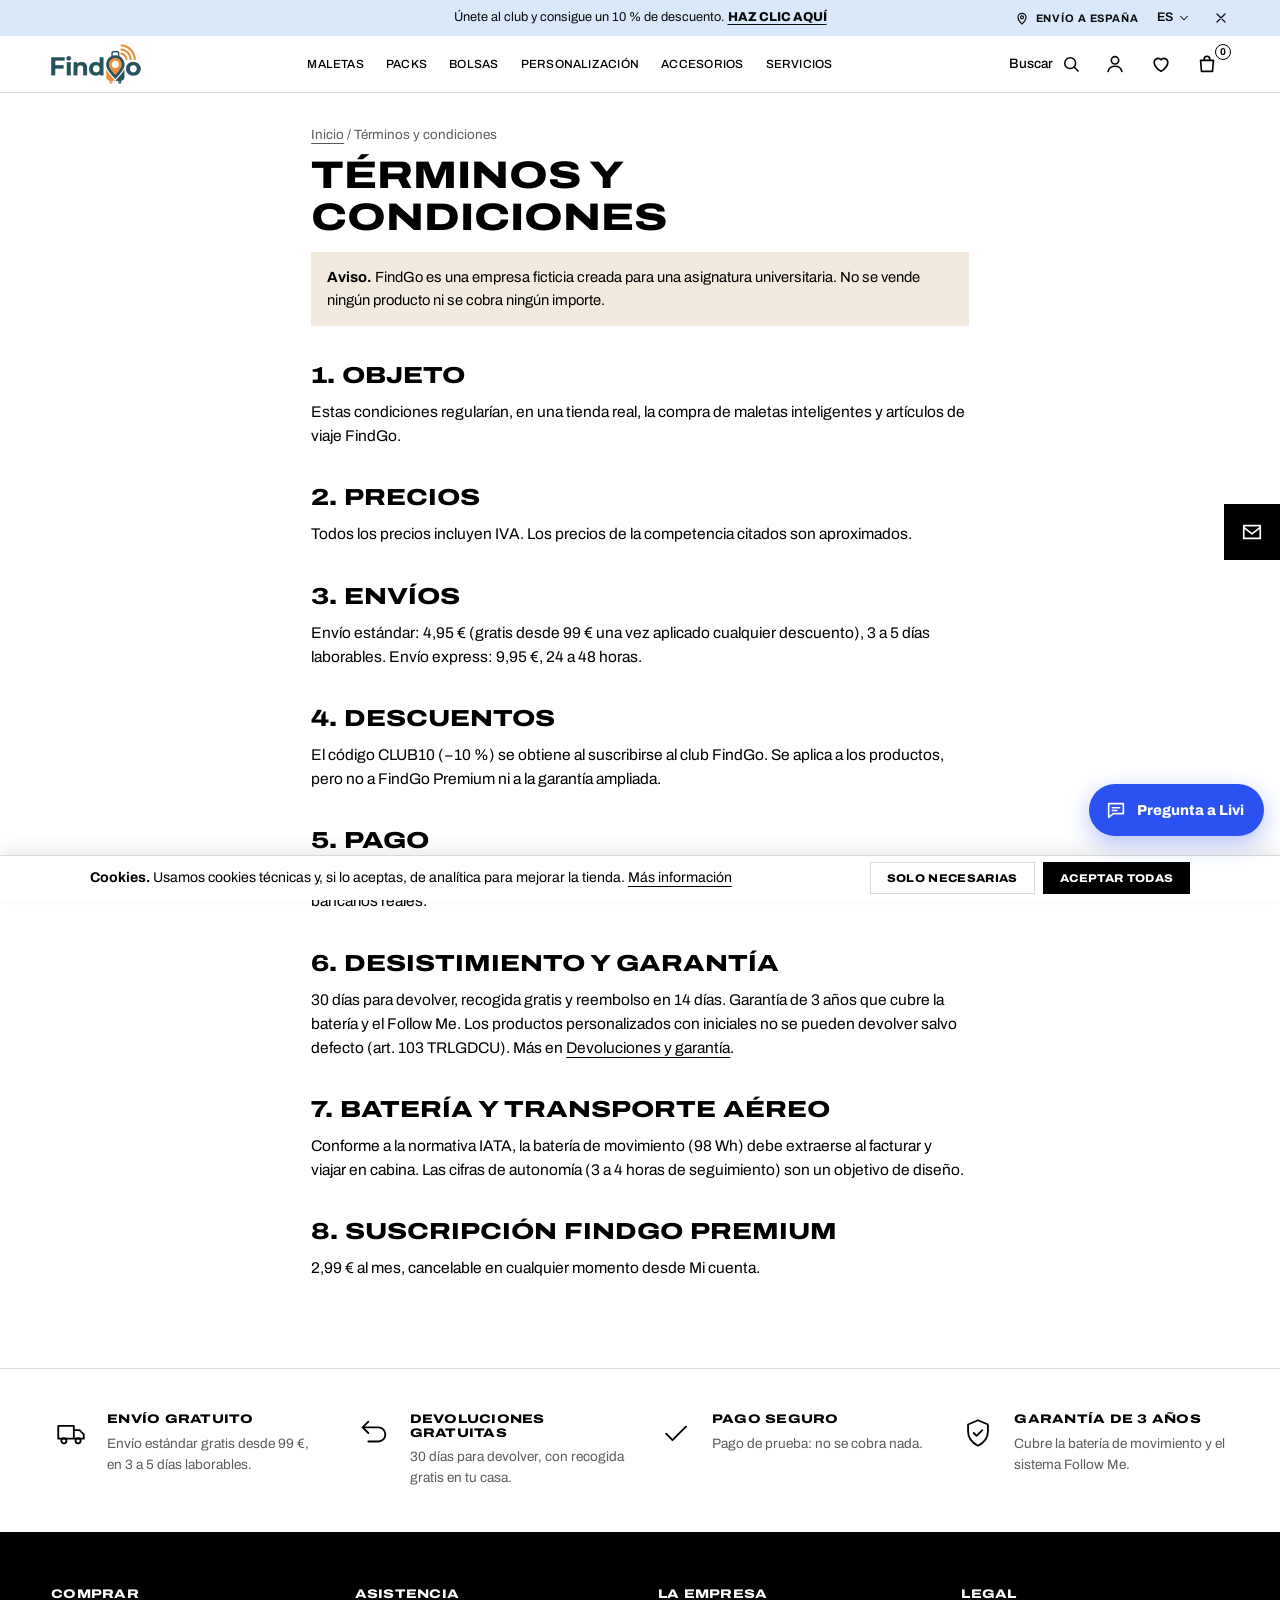
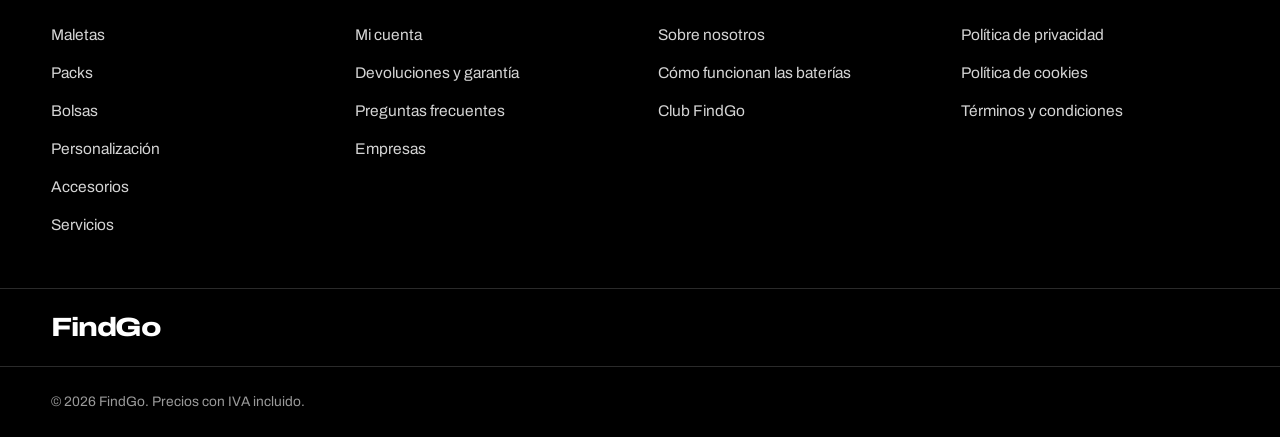
<file: terminos.html>
<!doctype html>
<html lang="es">
<head>
<meta charset="utf-8">
<meta name="viewport" content="width=device-width, initial-scale=1, viewport-fit=cover, interactive-widget=resizes-content">
<title>Términos y condiciones · FindGo</title>
<meta name="description" content="Condiciones de uso de la tienda FindGo.">
<meta name="theme-color" content="#ffffff">
<meta name="color-scheme" content="light">
<link rel="icon" type="image/png" href="img/favicon.png"><link rel="apple-touch-icon" href="img/favicon.png">
<link rel="preconnect" href="https://fonts.googleapis.com"><link rel="preconnect" href="https://fonts.gstatic.com" crossorigin>
<link rel="stylesheet" href="https://fonts.googleapis.com/css2?family=Archivo:wdth,wght@62..125,100..900&display=swap">
<link rel="stylesheet" href="css/tokens.css?v=20261125p"><link rel="stylesheet" href="css/base.css?v=20261125p"><link rel="stylesheet" href="css/components.css?v=20261125p"><link rel="stylesheet" href="css/pages.css?v=20261125p"><link rel="stylesheet" href="css/look.css?v=20261125p">
</head>
<body data-page="terms">
<main>

<div class="container page-head prose"><nav class="crumbs"><a href="index.html">Inicio</a> / Términos y condiciones</nav><h1>Términos y condiciones</h1>
<div class="note warn"><strong>Aviso.</strong> FindGo es una empresa ficticia creada para una asignatura universitaria. No se vende ningún producto ni se cobra ningún importe.</div>
<h2>1. Objeto</h2><p>Estas condiciones regularían, en una tienda real, la compra de maletas inteligentes y artículos de viaje FindGo.</p>
<h2>2. Precios</h2><p>Todos los precios incluyen IVA. Los precios de la competencia citados son aproximados.</p>
<h2>3. Envíos</h2><p>Envío estándar: 4,95 € (gratis desde 99 € una vez aplicado cualquier descuento), 3 a 5 días laborables. Envío express: 9,95 €, 24 a 48 horas.</p>
<h2>4. Descuentos</h2><p>El código CLUB10 (−10 %) se obtiene al suscribirse al club FindGo. Se aplica a los productos, pero no a FindGo Premium ni a la garantía ampliada.</p>
<h2>5. Pago</h2><p>El pago es simulado con la tarjeta de prueba 4242 4242 4242 4242. No se tratan datos bancarios reales.</p>
<h2>6. Desistimiento y garantía</h2><p>30 días para devolver, recogida gratis y reembolso en 14 días. Garantía de 3 años que cubre la batería y el Follow Me. Los productos personalizados con iniciales no se pueden devolver salvo defecto (art. 103 TRLGDCU). Más en <a href="devoluciones.html">Devoluciones y garantía</a>.</p>
<h2>7. Batería y transporte aéreo</h2><p>Conforme a la normativa IATA, la batería de movimiento (98 Wh) debe extraerse al facturar y viajar en cabina. Las cifras de autonomía (3 a 4 horas de seguimiento) son un objetivo de diseño.</p>
<h2>8. Suscripción FindGo Premium</h2><p>2,99 € al mes, cancelable en cualquier momento desde Mi cuenta.</p></div>
</main>
<script src="js/data.js?v=20261125p"></script><script src="js/store.js?v=20261125p"></script><script src="js/art.js?v=20261125p"></script><script src="js/layout.js?v=20261125p"></script><script src="js/assistant.js?v=20261125p"></script>
<script src="js/pages-account.js?v=20261125p"></script>
</body>
</html>
</file>
<file: css/tokens.css>
:root {
  --night: #0a0a0a;
  --accent: #000000;
  --accent-ink: #ffffff;
  --accent-soft: #f1f1f1;
  --brand: #2b52f0;
  --bar: #d9e8fb;
  --bar-ink: #0a0a0a;
  --tag-bg: #000000;
  --tag-ink: #ffffff;
  --bg: #ffffff;
  --surface: #ffffff;
  --surface-2: #f7f7f7;
  --surface-3: #ececec;
  --ink: #000000;
  --ink-2: #5c5c5c;
  --line: #d9d9d9;
  --ok: #0a8f6a;
  --warn: #9a5b00;
  --danger: #c62828;
  --hero: #000000;
  --star: #000000;
  --coral: #ff7a66; --coral-soft: #eeeeee; --coral-ink: #000000;

  --art-1: #2a3348;
  --art-2: #c3c7d0;
  --art-3: #e9e9e9;

  --font-display: "Archivo", "Helvetica Neue", Arial, sans-serif;
  --font-body: var(--font-display);
  --font-mono: var(--font-display);
  --font-serif: var(--font-display);

  --ease-out: cubic-bezier(0.23, 1, 0.32, 1);
  --ease-in-out: cubic-bezier(0.77, 0, 0.175, 1);
  --ease-drawer: cubic-bezier(0.32, 0.72, 0, 1);

  --radius: 0; --radius-sm: 0;
  --gutter: clamp(16px, 4vw, 60px);
  --max: 1440px;
  --header-h: 56px;
  --shadow: 0 1px 2px rgb(0 0 0 / .05), 0 10px 30px rgb(0 0 0 / .1);
  color-scheme: light;
}
</file>
<file: css/base.css>
*, *::before, *::after { box-sizing: border-box; }
html { -webkit-tap-highlight-color: transparent; -webkit-text-size-adjust: 100%; scroll-behavior: smooth; scroll-padding-top: 90px; }
body {
  margin: 0; min-height: 100dvh; display: flex; flex-direction: column;
  background: var(--bg); color: var(--ink); font-family: var(--font-body); font-size: .95rem; line-height: 1.55; font-weight: 400;
  overflow-wrap: break-word; -webkit-font-smoothing: antialiased;
  padding-left: env(safe-area-inset-left); padding-right: env(safe-area-inset-right);
}
@media (min-width: 900px) { body { font-size: .97rem; } }
main { flex: 1; }
h1, h2, h3, h4 { font-family: var(--font-display); line-height: 1.1; margin: 0 0 .5em; text-wrap: balance; }
h1, h2 { font-stretch: 125%; font-variation-settings: "wdth" 125; font-weight: 800; text-transform: uppercase; letter-spacing: 0; }
h1 { font-size: clamp(2rem, 4.2vw, 3.4rem); }
h2 { font-size: clamp(1.15rem, 1.6vw, 1.5rem); }
h3 { font-size: 1rem; font-weight: 600; }
h4 { font-size: .8rem; font-weight: 800; font-stretch: 125%; font-variation-settings: "wdth" 125; letter-spacing: .02em; text-transform: uppercase; }
p { margin: 0 0 1em; text-wrap: pretty; }
a { color: var(--ink); text-underline-offset: 4px; }
img, svg { max-width: 100%; display: block; }
ul { padding-left: 1.2em; }
input, textarea, select, button { font: inherit; color: inherit; }
input, textarea, select { font-size: 16px; }
button, a, [role="button"], label, summary { touch-action: manipulation; }
button { cursor: pointer; }
:focus-visible { outline: 2px solid var(--ink); outline-offset: 2px; }
.container { width: 100%; max-width: var(--max); margin-inline: auto; padding-inline: var(--gutter); }
.section { padding-block: clamp(40px, 5vw, 72px); }
.eyebrow { font-size: .75rem; font-weight: 700; letter-spacing: .08em; text-transform: uppercase; color: var(--ink-2); margin-bottom: .8em; }
.muted { color: var(--ink-2); }
.sr-only { position: absolute; width: 1px; height: 1px; overflow: hidden; clip-path: inset(50%); white-space: nowrap; }
.skip { position: absolute; left: 8px; top: -60px; background: var(--accent); color: var(--accent-ink); padding: 10px 16px; border-radius: 8px; z-index: 200; }
.skip:focus { top: 8px; }
[hidden] { display: none !important; }
@media (prefers-reduced-motion: reduce) {
  html { scroll-behavior: auto; }
  *, *::before, *::after { animation-duration: .01ms !important; animation-iteration-count: 1 !important; transition-duration: .01ms !important; }
}
</file>
<file: css/components.css>
/* ---------- Botones ---------- */
.btn {
  display: inline-flex; align-items: center; justify-content: center; gap: .55em;
  min-height: 52px; padding: 0 26px; border-radius: 12px; border: 1.5px solid var(--ink);
  background: transparent; color: var(--ink); font-weight: 600; font-size: 1rem; line-height: 1.1; text-decoration: none; text-align: center;
  user-select: none; -webkit-user-select: none;
  transition: transform 140ms var(--ease-out), background-color 160ms ease, color 160ms ease, border-color 160ms ease, box-shadow 160ms ease;
}
.btn:active { transform: scale(0.98); }
.btn-primary { background: var(--accent); border-color: var(--accent); color: var(--accent-ink); }
.btn-ghost { border-color: var(--line); background: var(--surface); }
.btn-sm { min-height: 42px; padding: 0 18px; font-size: .92rem; border-radius: 10px; }
.btn-lg { min-height: 58px; padding: 0 32px; font-size: 1.06rem; }
.btn-block { width: 100%; }
.btn[disabled], .btn[aria-disabled="true"] { opacity: .5; pointer-events: none; }
.btn-light { background: #fff; color: #101a33; border-color: #fff; }
@media (hover: hover) and (pointer: fine) {
  .btn:hover { background: var(--ink); color: var(--bg); }
  .btn-primary:hover { background: color-mix(in srgb, var(--accent) 86%, #000); border-color: transparent; color: var(--accent-ink); box-shadow: 0 6px 18px color-mix(in srgb, var(--accent) 35%, transparent); }
  .btn-ghost:hover { border-color: var(--ink); background: var(--surface); color: var(--ink); }
  .btn-light:hover { background: #e7ecff; color: #101a33; }
}
.link-arrow { display: inline-flex; gap: .4em; align-items: center; font-weight: 600; color: var(--accent); text-decoration: none; }
@media (hover: hover) and (pointer: fine) { .link-arrow:hover { text-decoration: underline; } }
.icon-btn {
  position: relative; display: inline-flex; align-items: center; justify-content: center; gap: 6px;
  min-width: 44px; height: 44px; border: 0; background: transparent; color: var(--ink); border-radius: 12px; text-decoration: none;
  transition: transform 140ms var(--ease-out), background-color 150ms ease;
  user-select: none; -webkit-user-select: none;
}
.icon-btn:active { transform: scale(0.93); }
@media (hover: hover) and (pointer: fine) { .icon-btn:hover { background: var(--surface-2); } }
.icon { width: 22px; height: 22px; flex: none; }
.count { position: absolute; top: 3px; right: 1px; min-width: 18px; height: 18px; padding: 0 5px; border-radius: 9px; background: var(--accent); color: var(--accent-ink); font: 700 .68rem/18px var(--font-body); text-align: center; }

/* ---------- Cabecera ---------- */
.announce { background: var(--night); color: #dde3f6; text-align: center; font-size: .82rem; padding: 8px var(--gutter); padding-top: calc(8px + env(safe-area-inset-top)); }
.announce b { color: #fff; font-weight: 600; }
.site-header { position: sticky; top: 0; z-index: 50; background: color-mix(in srgb, var(--bg) 94%, transparent); backdrop-filter: saturate(1.4) blur(10px); border-bottom: 1px solid var(--line); }
.hbar { display: grid; grid-template-columns: auto 1fr auto; align-items: center; gap: clamp(12px, 3vw, 40px); height: var(--header-h); }
.h-left { display: flex; align-items: center; gap: 4px; }
.h-right { display: flex; align-items: center; gap: 2px; justify-content: flex-end; }
.logo { display: inline-flex; align-items: center; font: 800 1.55rem var(--font-display); letter-spacing: -0.045em; color: var(--ink); text-decoration: none; }
.logo i { font-style: normal; color: var(--accent); }
.logo-text { font: 700 1.1rem var(--font-display); }
.burger { display: none; }
.lang { position: relative; }
.lang-btn { padding: 0 10px; font-size: .82rem; font-weight: 600; }
.lang-btn .icon { width: 19px; height: 19px; }
.lang-pop { position: absolute; right: 0; top: 50px; min-width: 190px; background: var(--surface); border: 1px solid var(--line); border-radius: 12px; box-shadow: var(--shadow); padding: 6px; z-index: 5; animation: pop 150ms var(--ease-out); transform-origin: top right; }
.lang-pop button { display: block; width: 100%; text-align: left; border: 0; background: none; padding: 11px 12px; border-radius: 8px; }
.lang-pop button.on { font-weight: 700; color: var(--accent); }
.lang-pop button[disabled]:not(.on) { color: var(--ink-2); }
@keyframes pop { from { opacity: 0; transform: translateY(-4px) scale(.98); } }
.search-pill { display: inline-flex; align-items: center; gap: 10px; height: 44px; padding: 0 16px 0 14px; min-width: 210px; background: var(--surface); border: 1px solid var(--line); border-radius: 999px; color: var(--ink-2); font-size: .95rem; transition: border-color 150ms ease, box-shadow 150ms ease; }
.search-pill .icon { width: 19px; height: 19px; }
@media (hover: hover) and (pointer: fine) { .search-pill:hover { border-color: var(--ink-2); } }

.main-nav { justify-self: center; }
.main-nav > ul { display: flex; gap: clamp(2px, 1.2vw, 14px); list-style: none; margin: 0; padding: 0; }
.nav-item { position: static; }
.nav-top { display: flex; align-items: center; height: var(--header-h); padding: 0 12px; font-weight: 600; font-size: .98rem; color: var(--ink); text-decoration: none; position: relative; }
.nav-top::after { content: ""; position: absolute; left: 12px; right: 12px; bottom: 14px; height: 2px; background: var(--accent); transform: scaleX(0); transition: transform 200ms var(--ease-out); }
.nav-top[aria-current="page"]::after { transform: scaleX(1); }
.mega { position: absolute; left: 0; right: 0; top: 100%; background: var(--surface); border-bottom: 1px solid var(--line); box-shadow: var(--shadow); visibility: hidden; opacity: 0; transform: translateY(-6px); transition: opacity 160ms var(--ease-out), transform 160ms var(--ease-out), visibility 0s linear 160ms; }
.mega-in { display: flex; gap: clamp(28px, 5vw, 72px); padding-block: 32px 40px; align-items: flex-start; }
.mega h4 { color: var(--ink-2); margin-bottom: 14px; }
.mega ul { list-style: none; padding: 0; margin: 0; }
.mega li a { display: block; padding: 6px 0; color: var(--ink); text-decoration: none; }
.mega-feat { margin-left: auto; width: 240px; text-decoration: none; color: var(--ink); display: block; }
.mega-feat .fa { background: var(--surface-2); border-radius: var(--radius); aspect-ratio: 1; padding: 14px; } .mega-feat .fa svg { width: 100%; height: 100%; }
.mega-feat span { display: block; margin-top: 10px; font-weight: 600; }
.nav-item:focus-within .mega { visibility: visible; opacity: 1; transform: none; transition-delay: 0s; }
@media (hover: hover) and (pointer: fine) {
  .nav-item:hover .mega { visibility: visible; opacity: 1; transform: none; transition-delay: 0s; }
  .nav-item:hover .nav-top::after { transform: scaleX(1); }
  .mega li a:hover { color: var(--accent); }
}

.mnav-wrap { position: fixed; inset: 0; z-index: 90; }
.mnav-back { position: absolute; inset: 0; background: rgb(8 12 26 / .55); opacity: 0; transition: opacity 220ms ease; }
.mnav { position: absolute; left: 0; top: 0; bottom: 0; width: min(380px, 90vw); background: var(--bg); transform: translateX(-100%); transition: transform 260ms var(--ease-drawer); padding: calc(12px + env(safe-area-inset-top)) 22px calc(20px + env(safe-area-inset-bottom)); overflow-y: auto; overscroll-behavior: contain; border-radius: 0 22px 22px 0; }
.mnav-wrap.is-in .mnav-back { opacity: 1; }
.mnav-wrap.is-in .mnav { transform: none; }
.mnav-head { display: flex; justify-content: space-between; align-items: center; margin-bottom: 6px; }
.mnav details { border-bottom: 1px solid var(--line); }
.mnav summary { list-style: none; padding: 18px 0; font-weight: 700; font-size: 1.15rem; cursor: pointer; display: flex; justify-content: space-between; min-height: 56px; align-items: center; }
.mnav summary::after { content: "+"; font-size: 1.4rem; color: var(--accent); font-weight: 400; }
.mnav details[open] summary::after { content: "–"; }
.mnav details a, .mn-links a { display: block; padding: 12px 0 12px 12px; color: var(--ink); text-decoration: none; min-height: 44px; }
.mn-t { margin: 12px 0 0 12px; font-size: .74rem; font-weight: 600; text-transform: uppercase; letter-spacing: .08em; color: var(--ink-2); }
.mn-links { margin-top: 18px; } .mn-links a { padding-left: 0; color: var(--ink-2); }
body.no-scroll { overflow: hidden; }

/* ---------- Diálogos ---------- */
dialog { color: var(--ink); background: var(--bg); border: 0; padding: 0; }
dialog::backdrop { background: rgb(8 12 26 / .5); opacity: 0; transition: opacity 200ms ease; }
dialog.is-in::backdrop { opacity: 1; }
.search-dlg { width: 100%; max-width: none; margin: 0; max-height: 86dvh; overflow: hidden; opacity: 0; transform: translateY(-12px); transition: opacity 200ms var(--ease-out), transform 220ms var(--ease-out); border-radius: 0 0 22px 22px; }
.search-dlg.is-in { opacity: 1; transform: none; }
.search-form { display: flex; align-items: center; gap: 8px; max-width: 880px; margin: 0 auto; padding: calc(14px + env(safe-area-inset-top)) var(--gutter) 12px; }
.search-form .s-ico { color: var(--ink-2); }
.search-form input { flex: 1; min-width: 0; border: 0; outline: 0; background: transparent; height: 52px; font-size: 18px; }
.search-sugg { max-width: 880px; margin: 0 auto; padding: 0 var(--gutter) 10px; display: flex; gap: 8px; flex-wrap: wrap; align-items: center; font-size: .9rem; color: var(--ink-2); }
.search-sugg button { border: 1px solid var(--line); background: var(--surface); border-radius: 999px; padding: 8px 14px; min-height: 40px; }
.search-res { list-style: none; margin: 0 auto; padding: 6px var(--gutter) 24px; max-width: 880px; max-height: calc(86dvh - 150px); overflow-y: auto; overscroll-behavior: contain; }
.search-res a { display: grid; grid-template-columns: 56px 1fr auto; gap: 16px; align-items: center; padding: 10px 8px; border-radius: 12px; color: var(--ink); text-decoration: none; min-height: 60px; }
.search-res a > span:nth-child(2) { min-width: 0; }
.search-res strong { font-weight: 600; overflow-wrap: anywhere; }
.s-empty { padding: 18px 8px; }
@media (hover: hover) and (pointer: fine) { .search-res a:hover { background: var(--surface-2); } }
.thumb { width: 56px; height: 56px; background: var(--surface-2); border-radius: 12px; padding: 4px; }
.thumb svg { width: 100%; height: 100%; }

.drawer { margin: 0 0 0 auto; height: 100dvh; max-height: none; width: min(460px, 100vw); transform: translateX(100%); transition: transform 280ms var(--ease-drawer); border-radius: 22px 0 0 22px; }
.drawer.is-in { transform: none; }
.drawer-inner { padding: calc(22px + env(safe-area-inset-top)) 24px calc(22px + env(safe-area-inset-bottom)); display: flex; flex-direction: column; gap: 18px; height: 100%; overflow-y: auto; overscroll-behavior: contain; }
.drawer-head { display: flex; justify-content: space-between; align-items: center; }
.drawer-title { font-size: 1.2rem; margin: 0; display: flex; align-items: center; gap: 10px; }
.ok-dot { display: inline-grid; place-items: center; width: 28px; height: 28px; border-radius: 50%; background: var(--ok); color: #fff; } .ok-dot .icon { width: 16px; height: 16px; stroke-width: 2.6; }
.added-item { display: grid; grid-template-columns: 88px 1fr; gap: 16px; align-items: center; padding: 14px; background: var(--surface); border: 1px solid var(--line); border-radius: var(--radius); }
.added-item .thumb { width: 88px; height: 88px; } .added-item strong { overflow-wrap: anywhere; }
.free-note { background: var(--accent-soft); border-radius: 12px; padding: 12px 16px; margin: 0; font-size: .92rem; }
.drawer-actions { display: grid; gap: 10px; margin-top: auto; }
.small { font-size: .9rem; }
.upsell h3 { font-size: .95rem; margin-bottom: 10px; }
.up-row { display: grid; grid-template-columns: 52px 1fr auto; gap: 12px; align-items: center; padding: 8px 0; border-top: 1px solid var(--line); }
.up-row .thumb { width: 52px; height: 52px; }
.up-row strong { font-size: .92rem; font-weight: 600; display: block; overflow-wrap: anywhere; }
@media (max-width: 640px) {
  .drawer { margin: auto 0 0; width: 100vw; height: auto; max-height: 90dvh; border-radius: 22px 22px 0 0; transform: translateY(100%); }
  .drawer.is-in { transform: none; }
  .drawer-inner { height: auto; }
}

/* ---------- Toasts, cookies ---------- */
#toasts { position: fixed; left: 0; right: 0; bottom: calc(20px + env(safe-area-inset-bottom)); display: grid; justify-items: center; gap: 8px; z-index: 300; pointer-events: none; padding-inline: 16px; }
.toast { background: var(--night); color: #fff; padding: 13px 20px; border-radius: 12px; font-weight: 500; font-size: .95rem; box-shadow: var(--shadow); opacity: 0; transform: translateY(12px); transition: opacity 200ms var(--ease-out), transform 200ms var(--ease-out); max-width: 100%; }
.toast.in { opacity: 1; transform: none; }
.cookie { position: fixed; left: 0; right: 0; bottom: 0; z-index: 120; background: var(--surface); border-top: 1px solid var(--line); box-shadow: 0 -6px 20px rgba(0,0,0,.08); padding: 6px max(var(--gutter), env(safe-area-inset-left)) calc(6px + env(safe-area-inset-bottom)); display: flex; align-items: center; justify-content: center; gap: 6px 20px; flex-wrap: wrap; opacity: 0; transform: translateY(16px); transition: opacity 220ms var(--ease-out), transform 220ms var(--ease-out); }
.cookie.is-in { opacity: 1; transform: none; }
.cookie p { margin: 0; font-size: .88rem; flex: 1 1 320px; max-width: 760px; }
.cookie-actions { display: flex; gap: 8px; flex-wrap: nowrap; } .cookie .btn { flex: 0 0 auto; white-space: nowrap; min-height: 32px; padding-top: 4px; padding-bottom: 4px; }
@media (max-width: 560px) { .cookie-actions { width: 100%; } .cookie .btn { flex: 1 1 0; } }

/* ---------- Tarjetas de producto ---------- */
.grid { display: grid; gap: clamp(16px, 2vw, 28px); grid-template-columns: repeat(auto-fill, minmax(min(100%, 250px), 1fr)); }
.card { position: relative; background: var(--surface); border: 1px solid var(--line); border-radius: var(--radius); overflow: hidden; display: flex; flex-direction: column; min-width: 0; transition: transform 220ms var(--ease-out), box-shadow 220ms var(--ease-out), border-color 220ms ease; }
@media (hover: hover) and (pointer: fine) { .card:hover { transform: translateY(-3px); box-shadow: var(--shadow); border-color: transparent; } }
.card-art { aspect-ratio: 1 / .9; background: var(--surface-2); padding: 18px; position: relative; }
.card-art svg { width: 100%; height: 100%; }
.badge { position: absolute; left: 12px; top: 12px; z-index: 1; background: var(--coral-soft); color: var(--coral-ink); font-size: .74rem; font-weight: 700; padding: 5px 11px; border-radius: 999px; max-width: calc(100% - 64px); }
.card-body { padding: 16px 18px 18px; display: flex; flex-direction: column; gap: 6px; flex: 1; min-width: 0; }
.card-title { font-size: 1.05rem; margin: 0; font-weight: 600; overflow-wrap: anywhere; }
.card-link { color: var(--ink); text-decoration: none; }
.card-link::after { content: ""; position: absolute; inset: 0; }
.card-short { color: var(--ink-2); font-size: .92rem; margin: 0; flex: 1; }
.rate { display: flex; align-items: center; gap: 6px; font-size: .86rem; color: var(--ink-2); } .rate .st { color: var(--star); letter-spacing: 1px; }
.card-foot { display: flex; justify-content: space-between; align-items: center; gap: 8px; margin-top: 8px; flex-wrap: wrap; }
.card-foot .btn { position: relative; z-index: 2; }
.price { font-weight: 700; font-size: 1.1rem; font-variant-numeric: tabular-nums; } .price s { color: var(--ink-2); font-weight: 400; font-size: .86rem; }
.dots { display: flex; align-items: center; gap: 6px; } .dots i { width: 14px; height: 14px; border-radius: 50%; border: 1px solid rgb(128 128 128 / .45); } .dots b { font-size: .78rem; font-weight: 500; color: var(--ink-2); }
.fav-btn { position: absolute; right: 8px; top: 8px; z-index: 3; width: 44px; height: 44px; display: grid; place-items: center; border: 0; border-radius: 50%; background: color-mix(in srgb, var(--surface) 85%, transparent); color: var(--ink); transition: transform 140ms var(--ease-out); }
.fav-btn:active { transform: scale(.88); }
.fav-btn .icon { width: 20px; height: 20px; } .fav-btn.on { color: #e5484d; } .fav-btn.on .icon { fill: currentColor; }

/* ---------- Formularios ---------- */
.field { display: grid; gap: 7px; margin-bottom: 18px; min-width: 0; }
.field label, .field .lbl { font-weight: 600; font-size: .92rem; }
.field input, .field select, .field textarea { width: 100%; min-height: 54px; padding: 12px 16px; border: 1.5px solid var(--line); border-radius: 12px; background: var(--surface); color: var(--ink); transition: border-color 150ms ease, box-shadow 150ms ease; }
.field textarea { min-height: 120px; resize: vertical; }
.field input:focus, .field select:focus, .field textarea:focus { outline: 0; border-color: var(--accent); box-shadow: 0 0 0 4px color-mix(in srgb, var(--accent) 20%, transparent); }
.field .hint { color: var(--ink-2); font-size: .86rem; }
.field .err { color: var(--danger); font-size: .88rem; display: none; font-weight: 500; }
.field.bad input, .field.bad select, .field.bad textarea { border-color: var(--danger); }
.field.bad .err { display: block; }
.row2 { display: grid; gap: 0 16px; grid-template-columns: repeat(2, minmax(0, 1fr)); }
.check { display: flex; gap: 12px; align-items: flex-start; margin-bottom: 14px; min-height: 28px; }
.check input { width: 22px; height: 22px; margin-top: 2px; accent-color: var(--accent); flex: none; }
@media (max-width: 560px) { .row2 { grid-template-columns: 1fr; } }

/* ---------- Pie ---------- */
.site-footer { background: var(--night); color: #cdd4ea; margin-top: clamp(48px, 8vw, 104px); padding-top: 64px; padding-bottom: env(safe-area-inset-bottom); }
.site-footer a { color: #cdd4ea; text-decoration: none; }
.site-footer h4 { color: #8f9bc0; margin-bottom: 16px; }
.site-footer ul { list-style: none; padding: 0; margin: 0; } .site-footer li a { display: inline-block; padding: 7px 0; }
.foot-grid { display: grid; gap: 36px; grid-template-columns: 1.5fr repeat(3, 1fr); }
.site-footer .logo { color: #fff; margin-bottom: 12px; } .site-footer .muted { color: #9aa6cc; max-width: 320px; }
.social { display: flex; gap: 8px; flex-wrap: wrap; } .social a { border: 1px solid #2c3a66; padding: 10px 16px; border-radius: 999px; font-size: .9rem; }
.foot-bottom { display: flex; justify-content: space-between; gap: 12px; flex-wrap: wrap; margin-top: 48px; padding-block: 24px; border-top: 1px solid #202d55; font-size: .86rem; color: #8f9bc0; }
@media (hover: hover) and (pointer: fine) { .site-footer a:hover { color: #fff; text-decoration: underline; } }
@media (max-width: 800px) { .foot-grid { grid-template-columns: 1fr 1fr; } .foot-brand { grid-column: 1 / -1; } }

/* ---------- Responsive cabecera ---------- */
@media (max-width: 1099px) {
  .hbar { grid-template-columns: 1fr auto 1fr; height: 60px; gap: 8px; }
  :root { --header-h: 60px; }
  .burger { display: inline-flex; }
  .main-nav, .search-pill, .lang { display: none; }
  .logo { justify-self: center; font-size: 1.4rem; }
  .h-left { grid-column: 1; } .logo { grid-column: 2; } .h-right { grid-column: 3; }
  .h-right .m-search { display: inline-flex; }
}
.m-search { display: none; }
@media (max-width: 480px) { .h-right .hide-xs { display: none; } .icon-btn { min-width: 42px; } }

.rise { opacity: 0; transform: translateY(10px); animation: rise 420ms var(--ease-out) forwards; }
@keyframes rise { to { opacity: 1; transform: none; } }

/* Anchos intermedios: cabecera compacta para que nunca se salga de la pantalla */
@media (min-width: 1100px) and (max-width: 1279px) {
  .hbar { gap: 14px; }
  .search-pill { min-width: 0; width: 44px; padding: 0; justify-content: center; }
  .search-pill span { display: none; }
  .nav-top { padding: 0 9px; font-size: .95rem; }
  .nav-top::after { left: 9px; right: 9px; }
  .main-nav > ul { gap: 0; }
}
.main-nav { min-width: 0; }


/* ================= Bordes cuadrados en toda la interfaz ================= */
*, *::before, *::after { border-radius: 0 !important; }
/* Excepciones: elementos que son círculos por naturaleza */
.swatch, .swatch i, .f-swatch, .f-swatch i, .dots i, .ok-dot, .confirm .big-ok, .steps li span, .callout i, .stage-dots button::after, .count { border-radius: 50% !important; }
.count { border-radius: 9px !important; }
</file>
<file: css/pages.css>
.h-left { display: none; }
@media (max-width: 1099px) { .h-left { display: flex; } }
.site-footer .logo i { color: #8fa8ff; }

/* ---------- Inicio: hero ---------- */
.hero { background: linear-gradient(180deg, var(--surface-2), var(--bg)); overflow: hidden; }
.hero-in { display: grid; grid-template-columns: 1.05fr 1fr; gap: clamp(24px, 5vw, 72px); align-items: center; padding-block: clamp(32px, 6vw, 80px); }
.hero h1 { margin-bottom: .35em; }
.hero h1 em { font-style: normal; color: var(--accent); }
.hero .lead { font-size: clamp(1.05rem, 1.6vw, 1.25rem); color: var(--ink-2); max-width: 520px; }
.hero-cta { display: flex; gap: 12px; flex-wrap: wrap; margin: 28px 0 24px; }
.hero-points { display: flex; gap: 10px 22px; flex-wrap: wrap; list-style: none; padding: 0; margin: 0; font-size: .95rem; color: var(--ink-2); }
.hero-points li { display: flex; align-items: center; gap: 8px; } .hero-points .icon { width: 18px; height: 18px; color: var(--ok); stroke-width: 2.4; }
.stage { position: relative; }
.stage-art { background: var(--surface); border-radius: 28px; padding: clamp(18px, 3vw, 40px); aspect-ratio: 1 / .95; box-shadow: var(--shadow); position: relative; overflow: hidden; }
.stage-art .slides { position: absolute; inset: 0; padding: clamp(18px, 3vw, 40px) clamp(18px, 3vw, 40px) 68px; }
.stage-art .sl { position: absolute; inset: 0; padding: inherit; opacity: 0; transform: scale(.985); transition: opacity 600ms var(--ease-out), transform 700ms var(--ease-out); pointer-events: none; }
.stage-art .sl.on { opacity: 1; transform: none; pointer-events: auto; }
.stage-art svg { width: 100%; height: 100%; }
.callout { position: absolute; z-index: 2; background: var(--surface); border: 1px solid var(--line); border-radius: 999px; padding: 8px 14px 8px 10px; display: inline-flex; align-items: center; gap: 8px; font-size: .86rem; font-weight: 600; box-shadow: var(--shadow); animation: float 6s ease-in-out infinite; }
.callout i { width: 22px; height: 22px; border-radius: 50%; background: var(--accent); color: var(--accent-ink); display: grid; place-items: center; font-style: normal; font-size: .72rem; }
.callout.c1 { top: 10%; left: 5%; } .callout.c2 { top: 38%; right: 5%; animation-delay: -2s; } .callout.c3 { bottom: 24%; left: 5%; animation-delay: -4s; }
@keyframes float { 50% { transform: translateY(-6px); } }
.stage-bar { position: absolute; left: 0; right: 0; bottom: 0; z-index: 3; display: flex; align-items: center; gap: 14px; padding: 12px clamp(14px, 2.4vw, 24px); background: color-mix(in srgb, var(--surface) 92%, transparent); border-top: 1px solid var(--line); }
.stage-name { flex: 1; min-width: 0; font-weight: 600; text-decoration: none; color: var(--ink); line-height: 1.25; }
.stage-name small { display: block; font-weight: 400; color: var(--ink-2); }
.stage-dots { display: flex; gap: 2px; align-items: center; }
.stage-dots button { width: 28px; height: 28px; border: 0; background: none; display: grid; place-items: center; }
.stage-dots button::after { content: ""; width: 9px; height: 9px; border-radius: 50%; background: var(--surface-3); transition: background-color 150ms, transform 150ms var(--ease-out); }
.stage-dots button[aria-current="true"]::after { background: var(--accent); transform: scale(1.25); }
.stage-dots .car-pause { width: 36px; height: 36px; border-radius: 50%; border: 1px solid var(--line); margin-left: 6px; color: var(--ink); }
.stage-dots .car-pause::after { display: none; } .stage-dots .car-pause .icon { width: 16px; height: 16px; }
@media (max-width: 860px) { .hero-in { grid-template-columns: 1fr; } }
@media (max-width: 520px) { .callout { font-size: .78rem; padding: 6px 10px 6px 8px; } .callout.c3 { display: none; } }

/* ---------- Franja de confianza ---------- */
.trust { background: var(--surface); border-block: 1px solid var(--line); }
.trust-in { display: grid; grid-template-columns: repeat(4, 1fr); gap: 8px 24px; padding-block: 22px; }
.trust-it { display: flex; gap: 14px; align-items: center; }
.trust-it .ic { width: 44px; height: 44px; border-radius: 12px; background: var(--accent-soft); color: var(--accent); display: grid; place-items: center; flex: none; }
.trust-it .icon { width: 22px; height: 22px; }
.trust-it strong { display: block; font-size: .98rem; line-height: 1.25; } .trust-it span { font-size: .86rem; color: var(--ink-2); line-height: 1.3; display: block; }
@media (max-width: 960px) { .trust-in { grid-template-columns: repeat(2, 1fr); } }
@media (max-width: 520px) { .trust-in { grid-template-columns: 1fr; padding-block: 16px; } }

.sec-head { display: flex; justify-content: space-between; align-items: end; gap: 16px; margin-bottom: 28px; flex-wrap: wrap; }
.sec-head h2 { margin: 0; } .sec-head p { margin: 6px 0 0; color: var(--ink-2); max-width: 560px; }
.center { text-align: center; } .center p { margin-inline: auto; }

/* ---------- Guía de tamaños ---------- */
.seg { display: flex; gap: 8px; flex-wrap: wrap; }
.seg button { min-height: 46px; padding: 0 20px; border: 1.5px solid var(--line); background: var(--surface); border-radius: 12px; font-weight: 500; transition: border-color 150ms ease, background-color 150ms ease; }
.seg button[aria-checked="true"] { border-color: var(--accent); background: var(--accent-soft); font-weight: 600; }
.sizes { display: grid; grid-template-columns: repeat(4, 1fr); gap: 18px; margin-top: 24px; }
.size { background: var(--surface); border: 2px solid var(--line); border-radius: var(--radius); padding: 18px; display: flex; flex-direction: column; gap: 6px; transition: border-color 200ms ease, transform 220ms var(--ease-out), box-shadow 220ms; position: relative; }
.size.rec { border-color: var(--accent); box-shadow: var(--shadow); transform: translateY(-4px); }
.size .rec-tag { position: absolute; top: -13px; left: 16px; background: var(--accent); color: var(--accent-ink); font-size: .76rem; font-weight: 700; padding: 4px 12px; border-radius: 999px; opacity: 0; transition: opacity 200ms; }
.size.rec .rec-tag { opacity: 1; }
.size .sz-art { background: var(--surface-2); border-radius: 12px; aspect-ratio: 1 / .8; padding: 10px; }
.size .sz-art svg { width: 100%; height: 100%; }
.size h3 { margin: 8px 0 0; } .size dl { margin: 0; font-size: .9rem; } .size dl div { display: flex; justify-content: space-between; gap: 8px; padding: 5px 0; border-bottom: 1px solid var(--line); } .size dt { color: var(--ink-2); } .size dd { margin: 0; font-weight: 500; text-align: right; }
.size .btn { margin-top: auto; }
@media (max-width: 960px) { .sizes { grid-template-columns: repeat(2, 1fr); } }
@media (max-width: 520px) { .sizes { grid-template-columns: 1fr; } }

/* ---------- Cómo funciona ---------- */
.how { display: grid; grid-template-columns: repeat(3, 1fr); gap: 22px; }
.how-card { background: var(--surface); border: 1px solid var(--line); border-radius: 22px; overflow: hidden; display: flex; flex-direction: column; }
.how-art { background: var(--night); color: #fff; aspect-ratio: 16 / 10; display: grid; place-items: center; padding: 18px; --art-1: #b4bccd; --art-2: #4b5670; --art-3: #263049; }
.how-art svg { width: 100%; max-width: 320px; height: auto; }
.how-body { padding: 22px 24px 26px; } .how-body h3 { font-size: 1.3rem; margin-bottom: .3em; } .how-body p { color: var(--ink-2); margin-bottom: 0; }
.pulse { animation: pulse 2.6s var(--ease-out) infinite; transform-origin: center; transform-box: fill-box; }
@keyframes pulse { 0% { transform: scale(.5); opacity: .8; } 100% { transform: scale(2.4); opacity: 0; } }
@media (max-width: 960px) { .how { grid-template-columns: 1fr; } .how-card { flex-direction: row; } .how-art { aspect-ratio: auto; width: 40%; flex: none; } }
@media (max-width: 560px) { .how-card { flex-direction: column; } .how-art { width: 100%; aspect-ratio: 16 / 9; } }

.battery { background: var(--night); color: #fff; border-radius: 28px; padding: clamp(28px, 5vw, 64px); display: grid; grid-template-columns: 1fr 1fr; gap: clamp(24px, 5vw, 64px); align-items: center; }
.battery .eyebrow { color: #9bb0ff; } .battery h2 { color: #fff; } .battery p { color: #c4cce6; }
.bat-cards { display: grid; gap: 14px; }
.bat-card { background: rgb(255 255 255 / .07); border: 1px solid rgb(255 255 255 / .14); border-radius: 18px; padding: 20px 22px; }
.bat-card b { display: block; font-size: 2rem; font-weight: 700; letter-spacing: -.03em; line-height: 1.1; margin-bottom: 4px; } .bat-card span { color: #c4cce6; font-size: .95rem; }
@media (max-width: 860px) { .battery { grid-template-columns: 1fr; } }

/* ---------- Tablas ---------- */
.table-wrap { overflow-x: auto; border: 1px solid var(--line); border-radius: var(--radius); background: var(--surface); }
table { width: 100%; border-collapse: collapse; font-size: .96rem; }
th, td { text-align: left; padding: 14px 18px; border-bottom: 1px solid var(--line); vertical-align: top; }
th { font-size: .8rem; font-weight: 600; text-transform: uppercase; letter-spacing: .06em; color: var(--ink-2); background: var(--surface-2); white-space: nowrap; }
tr:last-child td { border-bottom: 0; }
tr.us td { background: var(--accent-soft); font-weight: 600; }
.table-wrap table { min-width: 620px; }
.tick { color: var(--ok); font-weight: 700; } .no { color: var(--ink-2); }
.cmp td:first-child, .cmp th:first-child { position: sticky; left: 0; background: var(--surface); z-index: 1; font-weight: 600; } .cmp th:first-child { background: var(--surface-2); }

/* ---------- Opiniones ---------- */
.rev-sum { display: flex; align-items: center; gap: 18px; flex-wrap: wrap; margin-bottom: 24px; }
.rev-sum .big { font-size: 3rem; font-weight: 700; letter-spacing: -.04em; line-height: 1; } .rev-sum .st { color: var(--star); font-size: 1.1rem; letter-spacing: 2px; }
.revs { display: grid; grid-template-columns: repeat(3, 1fr); gap: 18px; }
.rev { background: var(--surface); border: 1px solid var(--line); border-radius: var(--radius); padding: 22px; display: flex; flex-direction: column; gap: 8px; }
.rev .st { color: var(--star); letter-spacing: 2px; } .rev h3 { font-size: 1.05rem; margin: 0; } .rev p { margin: 0; color: var(--ink-2); font-size: .95rem; }
.rev small { margin-top: auto; color: var(--ink-2); }
.demo-note { font-size: .84rem; color: var(--ink-2); margin-top: 14px; }
@media (max-width: 960px) { .revs { grid-template-columns: 1fr; } }

/* ---------- FAQ ---------- */
.faq-list { max-width: 820px; margin-inline: auto; }
details.faq { border-bottom: 1px solid var(--line); }
details.faq summary { padding: 20px 36px 20px 0; font-weight: 600; font-size: 1.05rem; cursor: pointer; list-style: none; position: relative; min-height: 56px; }
details.faq summary::-webkit-details-marker { display: none; }
details.faq summary::after { content: "+"; position: absolute; right: 4px; top: 50%; transform: translateY(-50%); font-size: 1.6rem; font-weight: 300; color: var(--accent); }
details.faq[open] summary::after { content: "–"; }
details.faq p { color: var(--ink-2); padding-bottom: 20px; margin: 0; max-width: 680px; }

/* ---------- Club ---------- */
.club { background: linear-gradient(135deg, var(--accent), color-mix(in srgb, var(--accent) 60%, #6a2bf0)); color: #fff; border-radius: 28px; padding: clamp(28px, 6vw, 72px); display: grid; grid-template-columns: 1.15fr 1fr; gap: clamp(24px, 5vw, 64px); align-items: center; }
.club h2 { color: #fff; } .club p { color: #e2e8ff; } .club .eyebrow { color: #cfd9ff; }
.club .field label { color: #fff; } .club .field input { background: #fff; color: #101a33; border-color: transparent; }
.club .btn { background: #101a33; border-color: #101a33; color: #fff; } .club .check { color: #e2e8ff; font-size: .9rem; } .club .check a { color: #fff; }
.club-ok { background: rgb(255 255 255 / .14); border: 1px dashed rgb(255 255 255 / .6); padding: 22px; border-radius: 16px; }
.code { font-size: 2rem; font-weight: 700; letter-spacing: .16em; color: #fff; }
@media (max-width: 800px) { .club { grid-template-columns: 1fr; } }

/* ---------- Catálogo ---------- */
.page-head { padding-block: clamp(28px, 5vw, 56px) 16px; }
.crumbs { font-size: .9rem; color: var(--ink-2); margin-bottom: 14px; } .crumbs a { color: var(--ink-2); }
.toolbar { display: flex; flex-wrap: wrap; gap: 12px; align-items: flex-end; margin-block: 18px 22px; }
.toolbar .sel { display: grid; gap: 4px; font-size: .8rem; font-weight: 600; color: var(--ink-2); }
.toolbar select { min-height: 48px; padding: 0 14px; border: 1.5px solid var(--line); background: var(--surface); border-radius: 12px; font-weight: 400; }
.chips { display: flex; gap: 8px; flex-wrap: wrap; margin-left: auto; }
.chip { display: inline-flex; align-items: center; gap: 6px; padding: 9px 14px; border-radius: 999px; background: var(--accent-soft); border: 0; font-size: .88rem; max-width: 100%; overflow-wrap: anywhere; min-height: 40px; }
.cat-tabs { display: flex; gap: 8px; overflow-x: auto; padding-bottom: 6px; scrollbar-width: none; }
.cat-tabs a { white-space: nowrap; padding: 11px 18px; border: 1.5px solid var(--line); background: var(--surface); border-radius: 999px; text-decoration: none; color: var(--ink); font-weight: 600; font-size: .95rem; transition: background-color 150ms, color 150ms; min-height: 44px; display: inline-flex; align-items: center; }
.cat-tabs a[aria-current="page"] { background: var(--ink); color: var(--bg); border-color: var(--ink); }
.empty { text-align: center; padding: 72px 16px; color: var(--ink-2); }

/* ---------- Producto ---------- */
.pdp { display: grid; grid-template-columns: 1.1fr 1fr; gap: clamp(28px, 5vw, 72px); align-items: start; padding-block: 12px 24px; }
.gallery { position: sticky; top: calc(var(--header-h) + 20px); }
.pdp-art { background: var(--surface-2); border-radius: 24px; padding: clamp(18px, 4vw, 52px); aspect-ratio: 1; position: relative; }
.pdp-art svg { width: 100%; height: 100%; }
.pdp-art .cap { position: absolute; left: 16px; bottom: 14px; right: 16px; font-size: .9rem; color: var(--ink-2); }
.thumbs { display: flex; gap: 10px; margin-top: 12px; }
.thumbs button { flex: 1; max-width: 96px; aspect-ratio: 1; border: 2px solid transparent; background: var(--surface-2); border-radius: 14px; padding: 6px; transition: border-color 150ms ease; position: relative; }
.thumbs button svg { width: 100%; height: 100%; }
.thumbs button[aria-current="true"] { border-color: var(--accent); }
.thumbs button span { position: absolute; left: 0; right: 0; bottom: 2px; font-size: .64rem; font-weight: 600; text-align: center; color: var(--ink-2); }
.pdp h1 { font-size: clamp(1.8rem, 3.4vw, 2.6rem); letter-spacing: -.03em; overflow-wrap: anywhere; margin-bottom: .2em; }
.pdp .rate { font-size: .95rem; margin-bottom: 14px; } .pdp .rate a { color: var(--ink-2); }
.pdp-price { font-size: 2rem; font-weight: 700; letter-spacing: -.03em; margin: 0 0 .5em; font-variant-numeric: tabular-nums; } .pdp-price s { color: var(--ink-2); font-size: 1.05rem; font-weight: 400; }
.bullets { list-style: none; padding: 0; margin: 0 0 22px; display: grid; gap: 8px; } .bullets li { display: flex; gap: 10px; align-items: flex-start; } .bullets .icon { width: 20px; height: 20px; color: var(--ok); stroke-width: 2.4; margin-top: 3px; }
.swatches { display: flex; flex-wrap: wrap; gap: 8px; }
.swatch { width: 48px; height: 48px; border-radius: 50%; border: 2px solid transparent; padding: 4px; background: none; transition: border-color 150ms ease, transform 140ms var(--ease-out); }
.swatch i { display: block; width: 100%; height: 100%; border-radius: 50%; border: 1px solid rgb(128 128 128 / .45); }
.swatch:active { transform: scale(.92); } .swatch[aria-checked="true"] { border-color: var(--accent); }
.qty { display: inline-flex; align-items: center; border: 1.5px solid var(--line); border-radius: 12px; background: var(--surface); }
.qty button { width: 48px; height: 54px; border: 0; background: none; display: grid; place-items: center; border-radius: 12px; } .qty button:active { transform: scale(.9); }
.qty output { min-width: 36px; text-align: center; font-weight: 600; font-variant-numeric: tabular-nums; }
.buy-row { display: flex; gap: 12px; align-items: stretch; flex-wrap: wrap; margin-top: 8px; }
.buy-row .btn-primary { flex: 1 1 220px; }
.buy-row .fav-btn { position: static; border: 1.5px solid var(--line); width: 54px; height: auto; border-radius: 12px; background: var(--surface); }
.deliver { display: grid; gap: 10px; margin: 18px 0; padding: 16px 18px; background: var(--surface); border: 1px solid var(--line); border-radius: 14px; font-size: .95rem; }
.deliver div { display: flex; gap: 12px; align-items: flex-start; } .deliver .icon { width: 20px; height: 20px; color: var(--accent); margin-top: 3px; } .deliver b { font-weight: 600; }
.note { background: var(--accent-soft); border-radius: 12px; padding: 14px 16px; font-size: .92rem; margin-block: 14px; }
.note.warn { background: color-mix(in srgb, var(--warn) 13%, var(--surface)); }
.acc { margin-top: 28px; border-top: 1px solid var(--line); }
.acc details { border-bottom: 1px solid var(--line); } .acc summary { padding: 18px 28px 18px 0; font-weight: 600; cursor: pointer; list-style: none; position: relative; min-height: 56px; }
.acc summary::-webkit-details-marker { display: none; } .acc summary::after { content: "+"; position: absolute; right: 2px; top: 50%; transform: translateY(-50%); font-size: 1.5rem; font-weight: 300; color: var(--accent); } .acc details[open] summary::after { content: "–"; }
.acc .in { padding-bottom: 18px; color: var(--ink-2); }
.spec dl { margin: 0; } .spec .r { display: grid; grid-template-columns: minmax(120px, 1fr) 2fr; gap: 12px; padding: 11px 0; border-bottom: 1px solid var(--line); } .spec .r:last-child { border: 0; } .spec dt { color: var(--ink-2); } .spec dd { margin: 0; color: var(--ink); }
@media (max-width: 860px) { .pdp { grid-template-columns: 1fr; } .gallery { position: static; } }
.mobile-buy { display: none; }
@media (max-width: 860px) {
  .mobile-buy.on { display: flex; position: fixed; left: 0; right: 0; bottom: 0; z-index: 40; gap: 14px; align-items: center; background: var(--surface); border-top: 1px solid var(--line); padding: 10px var(--gutter) calc(10px + env(safe-area-inset-bottom)); box-shadow: 0 -8px 24px rgb(16 26 51 / .08); }
  .mobile-buy .btn { flex: 1; } .mobile-buy .tt { line-height: 1.2; } .mobile-buy .tt small { display: block; color: var(--ink-2); font-size: .78rem; }
  body.has-mobile-buy { padding-bottom: 84px; }
}

/* ---------- Carrito y pago ---------- */
.steps { display: flex; gap: 8px; list-style: none; padding: 0; margin: 0 0 26px; font-size: .9rem; flex-wrap: wrap; align-items: center; }
.steps li { display: flex; align-items: center; gap: 8px; color: var(--ink-2); } .steps li + li::before { content: ""; width: 24px; height: 1px; background: var(--line); }
.steps li span { width: 26px; height: 26px; border-radius: 50%; border: 1.5px solid var(--line); display: grid; place-items: center; font-weight: 600; font-size: .8rem; }
.steps li.on { color: var(--ink); font-weight: 600; } .steps li.on span { background: var(--accent); border-color: var(--accent); color: var(--accent-ink); } .steps li.done span { background: var(--ok); border-color: var(--ok); color: #fff; }
.co-grid { display: grid; grid-template-columns: 1fr 410px; gap: clamp(24px, 4vw, 56px); align-items: start; padding-block: 16px 24px; }
.co-grid.two { grid-template-columns: 1fr 1fr; }
.cart-line { display: grid; grid-template-columns: 112px 1fr auto; gap: 20px; padding: 20px 0; border-bottom: 1px solid var(--line); align-items: start; } .cart-line:first-child { border-top: 1px solid var(--line); }
.cart-line .thumb { width: 112px; height: 112px; border-radius: 16px; }
.cart-line h3 { margin: 0 0 4px; font-size: 1.08rem; overflow-wrap: anywhere; }
.cl-tools { display: flex; align-items: center; gap: 14px; margin-top: 12px; flex-wrap: wrap; } .cl-tools .qty button { width: 42px; height: 44px; }
.linkish { background: none; border: 0; color: var(--ink-2); text-decoration: underline; text-underline-offset: 3px; padding: 10px 6px; min-height: 44px; }
.cl-price { font-weight: 700; text-align: right; white-space: nowrap; font-variant-numeric: tabular-nums; }
.summary { background: var(--surface); border: 1px solid var(--line); border-radius: 20px; padding: 26px; position: sticky; top: calc(var(--header-h) + 20px); }
.summary h2 { font-size: 1.25rem; margin-bottom: 14px; }
.sum-row { display: flex; justify-content: space-between; gap: 12px; padding: 6px 0; } .sum-row span:last-child { text-align: right; font-variant-numeric: tabular-nums; }
.sum-row.total { border-top: 1px solid var(--line); margin-top: 10px; padding-top: 16px; font-weight: 700; font-size: 1.25rem; }
.sum-row.disc { color: var(--ok); }
.sum-item { display: flex; justify-content: space-between; gap: 12px; font-size: .92rem; padding: 5px 0; } .sum-item span:first-child { overflow-wrap: anywhere; min-width: 0; }
.ship-prog { margin: 14px 0; } .ship-msg { margin: 0 0 8px; font-size: .92rem; }
.bar { height: 8px; border-radius: 99px; background: var(--surface-3); overflow: hidden; } .bar i { display: block; height: 100%; background: var(--ok); border-radius: 99px; transition: width 500ms var(--ease-out); }
.promo-toggle { display: block; background: none; border: 0; color: var(--accent); font-weight: 600; padding: 10px 0; min-height: 44px; }
.promo { display: flex; gap: 8px; margin-block: 4px 12px; } .promo input { flex: 1; min-width: 0; min-height: 50px; padding: 0 14px; border-radius: 12px; border: 1.5px solid var(--line); background: var(--surface); text-transform: uppercase; letter-spacing: .06em; }
.promo-msg { font-size: .88rem; margin: 0 0 10px; } .promo-msg.ok { color: var(--ok); } .promo-msg.no { color: var(--danger); }
.assure { list-style: none; padding: 0; margin: 16px 0 0; display: grid; gap: 8px; font-size: .9rem; color: var(--ink-2); } .assure li { display: flex; gap: 10px; align-items: center; } .assure .icon { width: 18px; height: 18px; color: var(--ok); stroke-width: 2.4; }
.opt { display: flex; gap: 14px; align-items: center; padding: 16px 18px; background: var(--surface); border: 1.5px solid var(--line); border-radius: 14px; margin-bottom: 10px; cursor: pointer; transition: border-color 150ms, background-color 150ms; min-height: 64px; }
.opt:has(input:checked) { border-color: var(--accent); background: var(--accent-soft); }
.opt input { accent-color: var(--accent); width: 20px; height: 20px; flex: none; } .opt .grow { flex: 1; min-width: 0; }
.test-card { background: var(--accent-soft); border-radius: 14px; padding: 14px 18px; margin-bottom: 20px; font-size: .94rem; }
.test-card code { font-weight: 700; letter-spacing: .04em; }
.co-sec { background: var(--surface); border: 1px solid var(--line); border-radius: 20px; padding: clamp(20px, 3vw, 30px); margin-bottom: 18px; }
.co-sec h2 { font-size: 1.2rem; display: flex; align-items: center; gap: 12px; margin-bottom: 18px; } .co-sec h2 span { width: 30px; height: 30px; border-radius: 50%; background: var(--ink); color: var(--bg); display: grid; place-items: center; font-size: .9rem; flex: none; }
.guest { font-size: .92rem; color: var(--ink-2); margin: -6px 0 16px; }
.mobile-pay { display: none; }
@media (max-width: 960px) {
  .co-grid, .co-grid.two { grid-template-columns: 1fr; } .summary { position: static; }
  .mobile-pay { display: flex; position: fixed; left: 0; right: 0; bottom: 0; z-index: 40; gap: 14px; align-items: center; background: var(--surface); border-top: 1px solid var(--line); padding: 10px var(--gutter) calc(10px + env(safe-area-inset-bottom)); box-shadow: 0 -8px 24px rgb(16 26 51 / .08); }
  .mobile-pay .btn { flex: 1; } .mobile-pay .tt { line-height: 1.2; } .mobile-pay .tt small { display: block; color: var(--ink-2); font-size: .78rem; }
  body.has-mobile-pay { padding-bottom: 88px; }
}
@media (max-width: 520px) { .cart-line { grid-template-columns: 80px 1fr; gap: 14px; } .cart-line .thumb { width: 80px; height: 80px; } .cl-price { grid-column: 2; text-align: left; } }
.cross { margin-top: 36px; } .cross h2 { font-size: 1.4rem; }
.cross-grid { display: grid; grid-template-columns: repeat(auto-fill, minmax(min(100%, 260px), 1fr)); gap: 14px; }
.cross-it { display: grid; grid-template-columns: 64px 1fr auto; gap: 14px; align-items: center; background: var(--surface); border: 1px solid var(--line); border-radius: 16px; padding: 12px; }
.cross-it .thumb { width: 64px; height: 64px; } .cross-it strong { display: block; font-size: .95rem; line-height: 1.25; overflow-wrap: anywhere; }

.confirm { text-align: center; max-width: 740px; margin-inline: auto; padding-block: 36px; }
.confirm .big-ok { width: 76px; height: 76px; border-radius: 50%; background: var(--ok); color: #fff; display: grid; place-items: center; margin: 0 auto 22px; animation: okpop 420ms var(--ease-out); }
.confirm .big-ok .icon { width: 38px; height: 38px; stroke-width: 2.6; }
@keyframes okpop { from { transform: scale(.7); opacity: 0; } }
.order-no { font-size: 1.5rem; font-weight: 700; letter-spacing: .06em; background: var(--surface-2); padding: 10px 22px; border-radius: 12px; display: inline-block; }
.confirm .panel { text-align: left; margin-top: 22px; }
.panel { background: var(--surface); border: 1px solid var(--line); border-radius: var(--radius); padding: clamp(18px, 3vw, 28px); }
.panel .mono-big { font-size: 2rem; font-weight: 700; letter-spacing: -.03em; color: var(--accent); }

/* ---------- Cuenta, legal ---------- */
.tabs { display: flex; gap: 6px; border-bottom: 1px solid var(--line); overflow-x: auto; margin-bottom: 26px; scrollbar-width: none; }
.tabs button { padding: 14px 18px; border: 0; background: none; border-bottom: 3px solid transparent; font-weight: 600; white-space: nowrap; color: var(--ink-2); min-height: 50px; }
.tabs button[aria-selected="true"] { color: var(--ink); border-color: var(--accent); }
.order { background: var(--surface); border: 1px solid var(--line); border-radius: var(--radius); padding: 20px 22px; margin-bottom: 14px; }
.order-top { display: flex; justify-content: space-between; gap: 12px; flex-wrap: wrap; align-items: baseline; }
.status { font-size: .8rem; font-weight: 600; padding: 4px 12px; border-radius: 999px; background: var(--accent-soft); } .status.ret { background: color-mix(in srgb, var(--warn) 18%, var(--surface)); }
.login-box { max-width: 480px; margin-inline: auto; background: var(--surface); border: 1px solid var(--line); border-radius: 20px; padding: 32px; }
.prose { max-width: 760px; } .prose h2 { margin-top: 1.6em; font-size: 1.45rem; } .prose h3 { margin-top: 1.2em; }
.cards3 { display: grid; gap: 16px; grid-template-columns: repeat(auto-fit, minmax(min(100%, 230px), 1fr)); margin-block: 20px; }
.toc { display: flex; gap: 8px; flex-wrap: wrap; margin-block: 16px; } .toc a { border: 1px solid var(--line); background: var(--surface); padding: 10px 16px; border-radius: 999px; text-decoration: none; color: var(--ink); font-size: .92rem; min-height: 44px; display: inline-flex; align-items: center; }
.form-ok { background: color-mix(in srgb, var(--ok) 13%, var(--surface)); border: 1px solid var(--ok); border-radius: 14px; padding: 18px 22px; }
.tri { display: grid; gap: 16px; grid-template-columns: repeat(auto-fit, minmax(min(100%, 280px), 1fr)); }
.thumbs button { padding: 6px 6px 16px; }

/* Móvil: menos scroll */
@media (max-width: 560px) {
  .sizes { display: flex; overflow-x: auto; scroll-snap-type: x mandatory; gap: 14px; margin-inline: calc(var(--gutter) * -1); padding: 16px var(--gutter) 10px; scrollbar-width: none; overscroll-behavior-x: contain; }
  .sizes::-webkit-scrollbar { display: none; }
  .size { flex: 0 0 min(78vw, 300px); scroll-snap-align: center; }
  .size.rec { transform: none; }
  .grid { grid-template-columns: repeat(2, minmax(0, 1fr)); gap: 12px; }
  .card-body { padding: 12px 12px 14px; }
  .card-title { font-size: .95rem; } .card-short { display: none; }
  .card-art { padding: 12px; }
  .card-foot .btn { width: 100%; }
  .price { font-size: 1rem; }
  .section { padding-block: 40px; }
  .hero-in { padding-block: 24px 36px; }
  .hero-cta .btn { flex: 1 1 100%; }
}

/* ================= Corrección Safari: los SVG nunca deben agrandar su caja ================= */
/* 1) Columnas de cuadrícula con minmax(0, …) y elementos que pueden encogerse */
.hero-in { grid-template-columns: minmax(0, 1.05fr) minmax(0, 1fr); }
.trust-in { grid-template-columns: repeat(4, minmax(0, 1fr)); }
.sizes { grid-template-columns: repeat(4, minmax(0, 1fr)); }
.how { grid-template-columns: repeat(3, minmax(0, 1fr)); }
.battery { grid-template-columns: minmax(0, 1fr) minmax(0, 1fr); }
.revs { grid-template-columns: repeat(3, minmax(0, 1fr)); }
.club { grid-template-columns: minmax(0, 1.15fr) minmax(0, 1fr); }
.pdp { grid-template-columns: minmax(0, 1.1fr) minmax(0, 1fr); }
.co-grid { grid-template-columns: minmax(0, 1fr) 410px; }
.co-grid.two { grid-template-columns: minmax(0, 1fr) minmax(0, 1fr); }
.foot-grid { grid-template-columns: minmax(0, 1.5fr) repeat(3, minmax(0, 1fr)); }
.hero-in > *, .trust-in > *, .sizes > *, .how > *, .battery > *, .revs > *, .club > *, .pdp > *, .co-grid > *, .foot-grid > * { min-width: 0; }
@media (max-width: 1099px) { .trust-in { grid-template-columns: repeat(2, minmax(0, 1fr)); } }
@media (max-width: 960px) { .sizes { grid-template-columns: repeat(2, minmax(0, 1fr)); } .how { grid-template-columns: minmax(0, 1fr); } .revs { grid-template-columns: minmax(0, 1fr); } .co-grid, .co-grid.two { grid-template-columns: minmax(0, 1fr); } }
@media (max-width: 860px) { .hero-in, .pdp, .battery, .club { grid-template-columns: minmax(0, 1fr); } }
@media (max-width: 800px) { .foot-grid { grid-template-columns: repeat(2, minmax(0, 1fr)); } }
@media (max-width: 520px) { .trust-in { grid-template-columns: minmax(0, 1fr); } }

/* 2) Dibujos fijados dentro de su caja (posición absoluta): su tamaño ya no depende del SVG */
.card-art { padding: 0; }
.card-art svg { position: absolute; inset: 18px; width: calc(100% - 36px); height: calc(100% - 36px); }
.sz-art { position: relative; padding: 0; overflow: hidden; }
.sz-art svg { position: absolute; inset: 10px; width: calc(100% - 20px); height: calc(100% - 20px); }
.pdp-art { --pad: clamp(18px, 4vw, 52px); padding: 0; overflow: hidden; }
.pdp-art > svg { position: absolute; inset: var(--pad); width: calc(100% - 2 * var(--pad)); height: calc(100% - 2 * var(--pad)); }
.thumbs button { overflow: hidden; }
.thumbs button .tv { position: absolute; inset: 6px 6px 16px; display: block; }
.thumbs button .tv svg { position: absolute; inset: 0; width: 100%; height: 100%; }
.mega-feat .fa { position: relative; padding: 0; overflow: hidden; }
.mega-feat .fa svg { position: absolute; inset: 14px; width: calc(100% - 28px); height: calc(100% - 28px); }
.how-art { overflow: hidden; }
.how-art svg { width: 100%; max-width: 320px; height: auto; }
.stage-art .sl svg { position: absolute; inset: 0; width: 100%; height: 100%; }
.stage-art { --sp: clamp(18px, 3vw, 40px); } .stage-art .slides { padding: 0; } .stage-art .sl { padding: 0; inset: var(--sp) var(--sp) 68px; }
.thumb { position: relative; overflow: hidden; }
.thumb svg { position: absolute; inset: 4px; width: calc(100% - 8px); height: calc(100% - 8px); }
@media (max-width: 560px) { .card-art svg { inset: 12px; width: calc(100% - 24px); height: calc(100% - 24px); } }


/* ================= Catálogo con menú lateral de filtros ================= */
.toolbar { display: none; }
.cat-layout { display: grid; grid-template-columns: 272px minmax(0, 1fr); gap: clamp(24px, 3.5vw, 48px); align-items: start; padding-block: 10px 24px; }
.filters { position: sticky; top: calc(var(--header-h) + 20px); max-height: calc(100dvh - var(--header-h) - 40px); overflow-y: auto; overscroll-behavior: contain; padding-right: 4px; scrollbar-width: thin; }
.f-head { display: flex; align-items: center; justify-content: space-between; margin-bottom: 6px; min-height: 36px; }
.f-head h2 { font-size: 1.15rem; margin: 0; letter-spacing: -.01em; }
.f-clear { background: none; border: 0; color: var(--accent); font-weight: 600; text-decoration: underline; text-underline-offset: 3px; padding: 8px 0; min-height: 40px; }
.f-group { border-top: 1px solid var(--line); }
.f-group:last-of-type { border-bottom: 1px solid var(--line); }
.f-group > summary { list-style: none; cursor: pointer; display: flex; align-items: center; justify-content: space-between; padding: 16px 2px; font-weight: 700; min-height: 54px; }
.f-group > summary::-webkit-details-marker { display: none; }
.f-group > summary::after { content: ""; width: 9px; height: 9px; border-right: 2px solid var(--ink-2); border-bottom: 2px solid var(--ink-2); transform: rotate(45deg) translateY(-2px); transition: transform 200ms var(--ease-out); margin-right: 4px; }
.f-group[open] > summary::after { transform: rotate(-135deg) translateY(-2px); }
.f-sel { font-weight: 500; color: var(--accent); margin-left: 6px; }
.f-body { padding: 0 0 14px; display: grid; gap: 2px; }
.f-opt { display: flex; align-items: center; gap: 12px; min-height: 42px; padding: 4px 10px; border-radius: 10px; cursor: pointer; transition: background-color 140ms ease; }
.f-opt input { width: 18px; height: 18px; accent-color: var(--accent); flex: none; margin: 0; }
.f-count { margin-left: auto; font-size: .82rem; color: var(--ink-2); font-variant-numeric: tabular-nums; }
.f-opt:has(input:checked) { background: var(--accent-soft); font-weight: 600; }
.f-opt.off { opacity: .45; cursor: default; }
@media (hover: hover) and (pointer: fine) { .f-opt:not(.off):hover { background: var(--surface-2); } .f-opt:has(input:checked):hover { background: var(--accent-soft); } }
.f-sw { display: grid; grid-template-columns: repeat(5, minmax(0, 1fr)); gap: 6px; padding: 2px 2px 4px; }
.f-swatch { aspect-ratio: 1; border-radius: 50%; border: 2px solid transparent; padding: 3px; background: none; transition: border-color 140ms ease, transform 140ms var(--ease-out); }
.f-swatch i { display: block; width: 100%; height: 100%; border-radius: 50%; border: 1px solid rgb(128 128 128 / .45); }
.f-swatch:active { transform: scale(.92); } .f-swatch[aria-pressed="true"] { border-color: var(--accent); } .f-swatch:disabled { opacity: .35; }
.f-mob { display: none; }
.cat-bar { display: flex; align-items: center; gap: 14px; margin-bottom: 14px; flex-wrap: wrap; }
.cat-bar #count { margin: 0; flex: 1; }
.sort { display: flex; align-items: center; gap: 10px; font-size: .9rem; color: var(--ink-2); font-weight: 600; }
.sort select { min-height: 46px; padding: 0 36px 0 14px; border: 1.5px solid var(--line); background: var(--surface); border-radius: 12px; font-weight: 500; color: var(--ink); }
.filter-open { display: none; }
.f-badge { margin-left: 8px; min-width: 20px; height: 20px; border-radius: 10px; background: var(--accent); color: var(--accent-ink); font-size: .75rem; line-height: 20px; padding: 0 6px; }
.chips { display: flex; flex-wrap: wrap; gap: 8px; margin: 0 0 18px; margin-left: 0; } .chips:empty { display: none; }
.chip-clear { background: transparent; border: 1px solid var(--line); text-decoration: underline; text-underline-offset: 3px; }
.f-back { position: fixed; inset: 0; z-index: 94; background: rgb(8 12 26 / .5); }
@media (max-width: 959px) {
  .cat-layout { grid-template-columns: minmax(0, 1fr); }
  .filter-open { display: inline-flex; align-items: center; }
  .filters { position: fixed; left: 0; top: 0; bottom: 0; width: min(380px, 90vw); max-height: none; z-index: 95; background: var(--bg); padding: calc(10px + env(safe-area-inset-top)) 20px calc(16px + env(safe-area-inset-bottom)); border-radius: 0 22px 22px 0; transform: translateX(-102%); transition: transform 260ms var(--ease-drawer); visibility: hidden; display: flex; flex-direction: column; }
  .filters.open { transform: none; visibility: visible; }
  .filters .f-group, .filters .f-head { flex: none; }
  .f-mob { display: flex; }
  .f-mob:not(.f-foot) { align-items: center; justify-content: space-between; font-size: 1.15rem; min-height: 52px; }
  .f-foot { position: sticky; bottom: 0; background: var(--bg); padding-top: 12px; margin-top: auto; }
  .f-head { display: none; }
  .f-head:has(.f-clear) { display: flex; }
}

/* ================= Catálogo: versión compacta del menú lateral ================= */
.page-head h1 { font-size: clamp(1.7rem, 3vw, 2.4rem); margin-bottom: .25em; }
.page-head .muted { margin-bottom: 14px; }
.page-head { padding-block: clamp(20px, 3vw, 32px) 8px; }
.crumbs { margin-bottom: 8px; font-size: .84rem; }
.cat-tabs a { padding: 0 14px; min-height: 38px; font-size: .88rem; border-width: 1px; }
.cat-layout { grid-template-columns: 224px minmax(0, 1fr); gap: 28px; padding-block: 4px 16px; }
.filters { top: calc(var(--header-h) + 16px); max-height: calc(100dvh - var(--header-h) - 32px); font-size: .9rem; }
.f-head { min-height: 30px; margin-bottom: 2px; }
.f-head h2 { font-size: .95rem; }
.f-clear { font-size: .85rem; min-height: 32px; padding: 4px 0; }
.f-group > summary { padding: 11px 2px; min-height: 42px; font-size: .9rem; }
.f-group > summary::after { width: 7px; height: 7px; border-width: 1.5px; }
.f-body { padding-bottom: 8px; gap: 0; }
.f-opt { min-height: 32px; padding: 2px 8px; gap: 9px; border-radius: 8px; font-size: .9rem; }
.f-opt input { width: 15px; height: 15px; }
.f-count { font-size: .76rem; }
.f-sw { grid-template-columns: repeat(auto-fill, minmax(28px, 1fr)); gap: 4px; padding: 0 0 2px; }
.f-swatch { padding: 3px; }
.cat-bar { margin-bottom: 10px; gap: 10px; }
.cat-bar #count { font-size: .86rem; }
.sort { font-size: .84rem; } .sort select { min-height: 38px; font-size: .88rem; padding: 0 30px 0 12px; border-radius: 10px; }
.chips { gap: 6px; margin-bottom: 12px; }
.chip { padding: 0 11px; min-height: 32px; font-size: .82rem; }
.cat-main .grid { grid-template-columns: repeat(auto-fill, minmax(min(100%, 200px), 1fr)); gap: 14px; }
.cat-main .card-art { aspect-ratio: 1 / .85; }
.cat-main .card-body { padding: 12px 14px 14px; gap: 4px; }
.cat-main .card-title { font-size: .95rem; }
.cat-main .card-short { font-size: .84rem; }
.cat-main .price { font-size: 1rem; }
.cat-main .rate { font-size: .8rem; }
.cat-main .fav-btn { width: 38px; height: 38px; top: 6px; right: 6px; }
.cat-main .badge { font-size: .68rem; padding: 4px 9px; left: 10px; top: 10px; }

/* Precio: barra con dos tiradores */
.f-price { padding: 2px 4px 4px; }
.f-vals { display: flex; align-items: center; gap: 8px; margin-bottom: 4px; font-weight: 600; font-variant-numeric: tabular-nums; }
.f-vals span { background: var(--surface); border: 1px solid var(--line); border-radius: 8px; padding: 3px 9px; font-size: .86rem; }
.f-vals .f-dash { border: 0; background: none; padding: 0; color: var(--ink-2); }
.f-range { position: relative; height: 30px; margin: 4px 6px 0; }
.f-range::before { content: ""; position: absolute; left: 0; right: 0; top: 13px; height: 4px; border-radius: 2px; background: var(--surface-3); }
.f-fill { position: absolute; top: 13px; height: 4px; border-radius: 2px; background: var(--accent); left: var(--a); width: calc(var(--b) - var(--a)); }
.f-range input[type="range"] { position: absolute; left: -6px; top: 0; width: calc(100% + 12px); height: 30px; margin: 0; padding: 0; background: none; border: 0; pointer-events: none; -webkit-appearance: none; appearance: none; }
.f-range input[type="range"]::-webkit-slider-runnable-track { background: none; height: 30px; }
.f-range input[type="range"]::-moz-range-track { background: none; height: 30px; }
.f-range input[type="range"]::-webkit-slider-thumb { -webkit-appearance: none; appearance: none; pointer-events: auto; width: 18px; height: 22px; margin-top: 4px; border-radius: 0; background: var(--surface); border: 2px solid var(--accent); box-shadow: 0 1px 5px rgb(16 26 51 / .3); cursor: grab; transition: transform 120ms var(--ease-out); }
.f-range input[type="range"]::-moz-range-thumb { pointer-events: auto; width: 14px; height: 20px; border-radius: 0; background: var(--surface); border: 2px solid var(--accent); box-shadow: 0 1px 5px rgb(16 26 51 / .3); cursor: grab; }
.f-range input[type="range"]:active::-webkit-slider-thumb { transform: scale(1.15); cursor: grabbing; }
.f-range input[type="range"]:focus-visible::-webkit-slider-thumb { outline: 3px solid color-mix(in srgb, var(--accent) 45%, transparent); outline-offset: 2px; }
.f-note { margin: 6px 0 0; font-size: .8rem; color: var(--ink-2); }

@media (max-width: 959px) {
  .filters { width: min(340px, 88vw); font-size: .95rem; }
  .f-opt { min-height: 44px; font-size: .95rem; } .f-opt input { width: 18px; height: 18px; }
  .f-sw { grid-template-columns: repeat(auto-fill, minmax(38px, 1fr)); gap: 6px; }
  .f-range input[type="range"]::-webkit-slider-thumb { width: 24px; height: 28px; margin-top: 1px; }
  .f-group > summary { min-height: 52px; }
  .cat-main .grid { grid-template-columns: repeat(2, minmax(0, 1fr)); }
}
@media (min-width: 560px) and (max-width: 959px) { .cat-main .grid { grid-template-columns: repeat(auto-fill, minmax(200px, 1fr)); } }

.sum-row.tax { color: var(--ink-2); font-size: .85rem; padding: 2px 0; } .sum-row.total + .sum-row.tax { margin-top: 6px; }
</file>
<file: css/look.css>
/* =====================================================================
   FindGo · versión inspirada en las tiendas de equipaje de gran formato:
   blanco y negro, titulares extendidos en mayúsculas, bloques de imagen
   a sangre, filtros en columna derecha y ficha a pantalla partida.
   ===================================================================== */
:root { --pale: #e1e7f1; --pale-a: #dfe5f1; --pale-b: #e4e8e6; --pale-c: #ebe6e1; }

/* ---------- Botones ---------- */
.btn { min-height: 46px; padding: 0 24px; border: 1px solid var(--ink); background: var(--bg); color: var(--ink); font-weight: 800; font-stretch: 112%; font-variation-settings: "wdth" 112; font-size: .78rem; letter-spacing: .03em; text-transform: uppercase; }
.btn-primary { background: var(--accent); border-color: var(--accent); color: var(--accent-ink); }
.btn-ghost { border-color: var(--line); background: var(--bg); }
.btn-outline { background: transparent; }
.btn-sm { min-height: 38px; padding: 0 16px; font-size: .7rem; }
.btn-lg { min-height: 50px; font-size: .82rem; }
@media (hover: hover) and (pointer: fine) {
  .btn:hover { background: var(--ink); color: var(--bg); box-shadow: none; }
  .btn-primary:hover { background: transparent; color: var(--ink); border-color: var(--ink); box-shadow: none; }
  .btn-ghost:hover { border-color: var(--ink); background: var(--bg); color: var(--ink); }
}
.link-u { color: inherit; font-weight: 700; text-decoration: underline; text-underline-offset: 5px; text-decoration-thickness: 1.5px; }
.tag, .badge { display: inline-block; background: var(--tag-bg); color: var(--tag-ink); padding: 5px 12px; border-radius: 999px !important; font-size: .66rem; font-weight: 800; letter-spacing: .04em; text-transform: uppercase; }
.sq-btn { width: 42px; height: 42px; border: 1px solid var(--ink); background: var(--bg); display: grid; place-items: center; transition: background-color 150ms, color 150ms, transform 140ms var(--ease-out); }
.sq-btn:active { transform: scale(.94); }
@media (hover: hover) and (pointer: fine) { .sq-btn:hover { background: var(--ink); color: var(--bg); } }

/* ---------- Barra superior y cabecera ---------- */
.announce { background: var(--bar); color: var(--bar-ink); padding: 0; font-size: .8rem; }
.ann-in { display: grid; grid-template-columns: minmax(0, 1fr) auto minmax(0, 1fr); align-items: center; min-height: 36px; padding-inline: var(--gutter); padding-top: env(safe-area-inset-top); gap: 12px; }
.ann-t { margin: 0; text-align: center; padding-block: 8px; }
.ann-t b { font-weight: 700; } .ann-t a { color: inherit; font-weight: 800; text-decoration: underline; text-underline-offset: 3px; }
.ann-r { display: flex; justify-content: flex-end; align-items: center; gap: 18px; }
.ann-ship { display: inline-flex; align-items: center; gap: 6px; color: inherit; text-decoration: none; font-size: .68rem; font-weight: 700; letter-spacing: .08em; text-transform: uppercase; }
.ann-ship .icon { width: 16px; height: 16px; }
.announce .lang-btn { display: inline-flex; align-items: center; gap: 4px; background: none; border: 0; padding: 6px 0; font-size: .78rem; font-weight: 600; color: inherit; min-width: 0; height: auto; }
.announce .lang-btn .icon { width: 14px; height: 14px; }
.announce .lang-pop { top: 30px; right: 0; left: auto; color: var(--ink); }
.site-header { background: var(--bg); backdrop-filter: none; border-bottom: 1px solid var(--line); }
.hbar { display: grid; grid-template-columns: auto minmax(0, 1fr) auto; align-items: center; gap: clamp(16px, 4vw, 70px); max-width: var(--max); margin-inline: auto; padding-inline: var(--gutter); height: var(--header-h); }
.logo { font-size: 1.65rem; font-weight: 800; font-stretch: 125%; font-variation-settings: "wdth" 125; letter-spacing: -.045em; color: var(--ink); }
.nav-top { height: var(--header-h); padding: 0 11px; font-size: .74rem; font-weight: 500; letter-spacing: .02em; text-transform: uppercase; }
.nav-top::after { left: 11px; right: 11px; bottom: 12px; height: 2px; background: var(--ink); }
.main-nav > ul { gap: 0; justify-content: center; }
.h-search { display: inline-flex; align-items: center; gap: 8px; height: 40px; padding: 0 10px; background: none; border: 0; font-weight: 500; font-size: .85rem; color: var(--ink); }
.h-search .icon { width: 20px; height: 20px; }
@media (hover: hover) and (pointer: fine) { .h-search:hover { opacity: .65; } }
.icon-btn { border-radius: 0; }
.count { top: 2px; right: -2px; min-width: 16px; height: 16px; padding: 0 3px; border: 1px solid var(--ink); background: var(--bg); color: var(--ink); font-size: .62rem; line-height: 14px; font-weight: 700; }
.mega { border-top: 1px solid var(--line); }
.mega h4 { font-size: .72rem; color: var(--ink); margin-bottom: 12px; }
.mega-feat .fa { background: var(--surface-2); }
.mega-feat span { text-transform: uppercase; font-weight: 800; font-stretch: 112%; font-size: .78rem; }
@media (max-width: 1099px) {
  .ann-in { grid-template-columns: minmax(0, 1fr); padding-inline: var(--gutter); }
  .ann-l, .ann-r { display: none; }
  .ann-t { font-size: .74rem; padding-block: 8px; }
  .hbar { grid-template-columns: minmax(0, 1fr) auto minmax(0, 1fr); gap: 8px; }
  .logo { font-size: 1.4rem; justify-self: center; }
  .h-search { display: none; }
}
@media (max-width: 400px) { .logo { font-size: 1.2rem; } .icon-btn { min-width: 38px; } }

/* ---------- Portada: mosaico ---------- */
.mosaic { display: grid; grid-template-columns: minmax(0, 2fr) minmax(0, 1fr) minmax(0, 1fr); gap: 20px; padding-block: 20px; }
.tile { position: relative; overflow: hidden; min-height: clamp(420px, 37vw, 560px); background: var(--pale); }
.tile-xl { background: linear-gradient(165deg, #151d5c 0%, #2b52f0 58%, #8fb0ff 100%); }
.tile-sky { background: linear-gradient(180deg, #a9c0d6 0%, #dbe6f0 100%); }
.tile-ink { background: linear-gradient(180deg, #050505 0%, #1b1b1d 100%); --art-1: #b9b9c1; --art-2: #4a4a52; --art-3: #26262b; }
.tile-h { position: absolute; top: 26px; left: 16px; right: 16px; z-index: 2; margin: 0; color: #fff; text-align: center; font-style: italic; font-size: clamp(1.5rem, 2.8vw, 2.5rem); line-height: 1.02; text-shadow: 0 2px 18px rgb(0 0 0 / .3); }
.tile-art { position: absolute; inset: 21% 9% 17%; }
.tile-art svg { width: 100%; height: 100%; }
.slides .sl { position: absolute; inset: 0; opacity: 0; transform: scale(.985); transition: opacity 600ms var(--ease-out), transform 700ms var(--ease-out); }
.slides .sl.on { opacity: 1; transform: none; }
.tile-btn { position: absolute; left: 50%; bottom: 26px; transform: translateX(-50%); z-index: 2; padding: 14px 22px; font-weight: 800; font-stretch: 112%; font-variation-settings: "wdth" 112; font-size: .9rem; letter-spacing: .01em; text-transform: uppercase; text-decoration: none; white-space: nowrap; transition: opacity 160ms ease, transform 140ms var(--ease-out); }
.tile-btn:active { transform: translateX(-50%) scale(.97); }
.tile-btn.dark { background: #000; color: #fff; } .tile-btn.light { background: #fff; color: #000; }
@media (hover: hover) and (pointer: fine) { .tile-btn:hover { opacity: .85; } }
.tile-pause { position: absolute; top: 16px; right: 16px; z-index: 3; width: 40px; height: 40px; border: 0; background: #fff; color: #000; display: grid; place-items: center; }
.tile-pause .icon { width: 16px; height: 16px; }
@media (max-width: 900px) { .mosaic { grid-template-columns: minmax(0, 1fr); } .tile { min-height: 420px; } }

/* ---------- Secciones ---------- */
.sec-head { display: flex; justify-content: space-between; align-items: center; gap: 16px; margin-bottom: 22px; flex-wrap: wrap; }
.sec-head h2, section > h2 { margin: 0 0 22px; }
.sec-head h2 { margin: 0; }
.arrows { display: flex; gap: 8px; }
.rail { display: flex; gap: 20px; overflow-x: auto; scroll-snap-type: x mandatory; scrollbar-width: none; overscroll-behavior-x: contain; }
.rail::-webkit-scrollbar { display: none; }
.rail .card { flex: 0 0 calc((100% - 60px) / 4); scroll-snap-align: start; min-width: 0; }
.rail-bar { height: 3px; background: var(--surface-3); width: min(800px, 80%); margin: 28px auto 0; position: relative; }
.rail-bar i { position: absolute; top: 0; bottom: 0; background: var(--ink); transition: left 120ms linear; }
@media (max-width: 1099px) { .rail .card { flex-basis: calc((100% - 40px) / 3); } }
@media (max-width: 760px) { .rail .card { flex-basis: calc((100% - 16px) / 1.7); } .rail { gap: 16px; } .arrows { display: none; } }

/* Tarjetas de producto */
.card { border: 0; background: transparent; overflow: visible; transition: none; }
@media (hover: hover) and (pointer: fine) { .card:hover { transform: none; box-shadow: none; border: 0; } .card:hover .card-title a { text-decoration: underline; text-underline-offset: 3px; } }
.card-art { background: var(--surface-2); aspect-ratio: 1 / 1.14; padding: 0; position: relative; }
.card-art svg { inset: 46px 22px 40px; width: calc(100% - 44px); height: calc(100% - 86px); }
.card-art .badge { position: absolute; left: 12px; top: 12px; z-index: 2; max-width: calc(100% - 60px); }
.card .dots { position: absolute; left: 0; right: 0; bottom: 14px; justify-content: center; gap: 8px; margin: 0; }
.card .dots i { width: 14px; height: 14px; }
.card-body { padding: 14px 0 0; gap: 3px; }
.card-title { font-size: .95rem; font-weight: 800; font-stretch: 125%; font-variation-settings: "wdth" 125; letter-spacing: .01em; text-transform: uppercase; margin: 0; }
.card-desc { margin: 0; font-size: .85rem; line-height: 1.4; color: var(--ink); }
.card .price { font-size: .92rem; font-weight: 800; margin-top: 2px; font-variant-numeric: tabular-nums; }
.card .price s { font-weight: 400; }
.card .rate { font-size: .78rem; } .rate .st, .st { color: var(--star); letter-spacing: 1px; }
.card .card-foot { margin-top: 6px; gap: 12px; justify-content: space-between; }
.fav-btn { background: transparent; right: 6px; top: 6px; width: 40px; height: 40px; color: var(--ink); backdrop-filter: none; }
.fav-btn .icon { width: 20px; height: 20px; } .fav-btn.on { color: var(--ink); }

/* Estilos favoritos */
.styles { display: grid; grid-template-columns: repeat(4, minmax(0, 1fr)); gap: 20px; }
.style-tile { color: var(--ink); text-decoration: none; display: block; }
.st-art { aspect-ratio: 9 / 10; position: relative; overflow: hidden; }
.st-art svg { position: absolute; inset: 12%; width: 76%; height: 76%; transition: transform 400ms var(--ease-out); }
.style-tile span { display: block; margin-top: 14px; font-weight: 800; font-stretch: 125%; font-variation-settings: "wdth" 125; text-transform: uppercase; font-size: .92rem; border-bottom: 1.5px solid var(--ink); padding-bottom: 6px; width: fit-content; }
@media (hover: hover) and (pointer: fine) { .style-tile:hover .st-art svg { transform: scale(1.04); } }
@media (max-width: 800px) { .styles { grid-template-columns: repeat(2, minmax(0, 1fr)); } }

/* Guía de tamaños */
.seg { margin-top: 6px; }
.seg button { border: 1px solid var(--line); background: var(--bg); font-weight: 600; min-height: 44px; }
.seg button[aria-checked="true"] { border: 1px solid var(--ink); box-shadow: inset 0 0 0 1px var(--ink); background: var(--bg); font-weight: 800; }
.size { border: 1px solid var(--line); background: var(--bg); }
.size.rec { border-color: var(--ink); box-shadow: inset 0 0 0 1px var(--ink); transform: none; }
.size .rec-tag { background: var(--tag-bg); color: var(--tag-ink); border-radius: 0 !important; left: -1px; top: -1px; font-size: .64rem; text-transform: uppercase; letter-spacing: .04em; }
.size h3 { text-transform: uppercase; font-weight: 800; font-stretch: 125%; font-variation-settings: "wdth" 125; }
.size .sz-art { background: var(--surface-2); }

/* Bloques "shop the look" */
.looks { max-width: var(--max); margin: 0 auto; padding-inline: var(--gutter); display: grid; gap: 20px; padding-bottom: clamp(40px, 5vw, 72px); }
.look { display: grid; grid-template-columns: minmax(0, 1fr) minmax(0, 1fr); background: var(--surface-2); }
.look.flip .look-art { order: 2; }
.look-art { position: relative; min-height: clamp(420px, 44vw, 640px); }
.look-art.pale-a { background: var(--pale-a); } .look-art.pale-b { background: var(--pale-b); } .look-art.pale-c { background: var(--pale-c); }
.look-art svg { position: absolute; inset: 6%; width: 88%; height: 88%; }
.look-text { padding: clamp(28px, 6vw, 96px); display: flex; flex-direction: column; justify-content: center; align-items: flex-start; }
.look-text h2 { font-size: clamp(1.5rem, 2.6vw, 2.2rem); margin-bottom: .5em; }
.look-text p { max-width: 460px; }
.look-prod { margin: 18px 0 18px; display: grid; gap: 2px; }
.look-prod strong { font-weight: 800; font-stretch: 125%; font-variation-settings: "wdth" 125; text-transform: uppercase; }
.look-prod span { color: var(--ink-2); font-size: .88rem; } .look-prod b { font-weight: 800; }
@media (max-width: 860px) { .look { grid-template-columns: minmax(0, 1fr); } .look.flip .look-art { order: 0; } .look-art { min-height: 340px; } }

/* Personalización */
.pers { display: grid; grid-template-columns: repeat(3, minmax(0, 1fr)); gap: 20px; }
.pers-tile { display: grid; background: var(--surface-2); text-decoration: none; color: var(--ink); text-align: center; padding-bottom: 20px; }
.pt-art { aspect-ratio: 16 / 11; position: relative; background: var(--pale); margin-bottom: 18px; }
.pt-art svg { position: absolute; inset: 8%; width: 84%; height: 84%; }
.pers-tile strong { font-weight: 800; font-stretch: 125%; font-variation-settings: "wdth" 125; text-transform: uppercase; font-size: .95rem; }
.pers-tile span { font-size: .88rem; color: var(--ink-2); }
@media (max-width: 800px) { .pers { grid-template-columns: minmax(0, 1fr); } }

/* Tablas, opiniones, preguntas */
.table-wrap { border: 1px solid var(--line); background: var(--bg); }
th { color: var(--ink); font-weight: 800; background: var(--surface-2); }
tr.us td { background: var(--surface-2); font-weight: 700; }
.demo-note { color: var(--ink-2); }
.rev-sum .big { font-size: 3rem; font-weight: 800; font-stretch: 125%; font-variation-settings: "wdth" 125; letter-spacing: -.03em; }
.rev { border: 1px solid var(--line); background: var(--bg); padding: 22px; }
.rev h3 { font-weight: 800; }
details.faq summary { font-weight: 800; font-stretch: 112%; font-variation-settings: "wdth" 112; text-transform: uppercase; font-size: .88rem; letter-spacing: .01em; }
details.faq summary::after { color: var(--ink); }

/* Club */
.club-sec { background: var(--surface-2); margin-top: clamp(24px, 4vw, 56px); padding-block: clamp(40px, 6vw, 80px); }
.club-sec .club { background: transparent; color: var(--ink); padding: 0 var(--gutter); gap: clamp(24px, 6vw, 96px); grid-template-columns: minmax(0, 1fr) minmax(0, 1fr); }
.club-sec .club h2 { color: var(--ink); font-size: clamp(1.4rem, 2.6vw, 2.2rem); } .club-sec .club p { color: var(--ink); }
.club-sec .field label { color: var(--ink); } .club-sec .field input { background: var(--bg); color: var(--ink); border: 1px solid var(--ink); }
.club-sec .check { color: var(--ink); } .club-sec .check a { color: var(--ink); }
.club-sec .btn { background: #000; color: #fff; border-color: #000; }
.club-ok { background: var(--bg); border: 1px dashed var(--ink); } .code { color: var(--ink); }
@media (max-width: 800px) { .club-sec .club { grid-template-columns: minmax(0, 1fr); } }
.club-tab { position: fixed; right: 0; top: 56%; width: 56px; height: 56px; background: #000; color: #fff; display: grid; place-items: center; z-index: 45; text-decoration: none; transition: width 180ms var(--ease-out); }
.club-tab .icon { width: 22px; height: 22px; }
@media (hover: hover) and (pointer: fine) { .club-tab:hover { width: 64px; } }
@media (max-width: 900px) { .club-tab { display: none; } }

/* Franja de confianza y pie */
.trust-row { border-top: 1px solid var(--line); margin-top: clamp(32px, 5vw, 64px); }
.trust-in { display: grid; grid-template-columns: repeat(4, minmax(0, 1fr)); gap: 32px; padding-block: 44px; }
.trust-it { display: flex; gap: 16px; align-items: flex-start; }
.trust-it .ic { flex: none; width: 40px; height: 40px; display: grid; place-items: center; background: none; color: var(--ink); }
.trust-it .icon { width: 34px; height: 34px; stroke-width: 1.3; }
.trust-it h4 { margin: 0 0 6px; font-size: .78rem; }
.trust-it p { margin: 0; font-size: .85rem; color: var(--ink-2); }
@media (max-width: 960px) { .trust-in { grid-template-columns: repeat(2, minmax(0, 1fr)); } }
@media (max-width: 520px) { .trust-in { grid-template-columns: minmax(0, 1fr); padding-block: 28px; } }
.site-footer { margin-top: 0; background: #000; color: #d4d4d4; padding-top: 56px; }
.site-footer a { color: #d4d4d4; }
.site-footer h4 { color: #fff; margin-bottom: 14px; font-size: .78rem; }
.foot-grid { grid-template-columns: repeat(4, minmax(0, 1fr)); }
.foot-mid { display: flex; justify-content: space-between; align-items: center; gap: 20px; flex-wrap: wrap; margin-top: 44px; padding-block: 24px; border-top: 1px solid #2a2a2a; }
.site-footer .logo { color: #fff; margin: 0; }
.social a { border: 1px solid #3a3a3a; font-size: .8rem; padding: 8px 14px; }
.foot-bottom { margin-top: 0; border-top: 1px solid #2a2a2a; color: #9a9a9a; }
@media (max-width: 800px) { .foot-grid { grid-template-columns: repeat(2, minmax(0, 1fr)); } }

/* ---------- Catálogo: barra fija + filtros a la derecha ---------- */
.cat-top { position: sticky; top: var(--header-h); z-index: 30; display: grid; grid-template-columns: minmax(0, 1fr) 288px 348px; background: var(--bg); border-bottom: 1px solid var(--line); }
.ct-crumbs { display: flex; align-items: center; gap: 8px; padding: 0 var(--gutter); min-height: 60px; font-size: .85rem; color: var(--ink-2); }
.ct-crumbs a { color: var(--ink-2); text-decoration: none; } .ct-crumbs a:first-child { font-size: 1.3rem; line-height: 1; color: var(--ink); }
.ct-sort, .ct-filter { border: 0; border-left: 1px solid var(--line); min-height: 60px; display: flex; align-items: center; justify-content: space-between; gap: 10px; padding: 0 22px; background: var(--bg); font-weight: 800; font-stretch: 112%; font-variation-settings: "wdth" 112; font-size: .8rem; letter-spacing: .01em; text-transform: uppercase; color: var(--ink); }
.ct-sort span { font-weight: 500; color: var(--ink-2); text-transform: none; font-stretch: 100%; font-variation-settings: "wdth" 100; font-size: .78rem; white-space: nowrap; }
.ct-sort select { flex: 1; min-width: 0; border: 0; background: transparent; font: inherit; color: inherit; text-align: right; text-align-last: right; cursor: pointer; padding: 0; min-height: 48px; }
.ct-filter .icon { width: 18px; height: 18px; transition: transform 200ms var(--ease-out); } .ct-filter[aria-expanded="false"] .icon { transform: rotate(180deg); }
.f-badge { min-width: 20px; height: 20px; background: var(--tag-bg); color: var(--tag-ink); font-size: .7rem; line-height: 20px; padding: 0 6px; border-radius: 10px !important; margin-right: auto; margin-left: 4px; text-align: center; }
.cat-layout { display: grid; grid-template-columns: minmax(0, 1fr) 348px; gap: 0; padding: 0; align-items: start; max-width: none; }
.cat-layout.no-filters { grid-template-columns: minmax(0, 1fr); } .cat-layout.no-filters .filters { display: none; }
.cat-head { padding: 36px var(--gutter) 10px; }
.cat-head h1 { font-size: clamp(2.2rem, 4.4vw, 3.6rem); margin: 0 0 14px; }
.cat-desc { max-width: 920px; margin: 0 0 14px; }
.cat-main .chips { padding-inline: var(--gutter); margin: 0 0 14px; }
.chip { background: var(--bg); border: 1px solid var(--ink); min-height: 34px; }
.cat-main .grid { grid-template-columns: repeat(auto-fill, minmax(min(100%, 240px), minmax(0, 1fr))); gap: 40px 20px; padding: 18px var(--gutter) 40px; }
.promo-cell { grid-column: span 2; display: flex; flex-direction: column; background: var(--surface-2); text-align: center; }
.pc-art { flex: 1; min-height: 240px; display: grid; grid-template-columns: minmax(0, 1fr) minmax(0, 1fr); background: var(--pale); padding: 24px; gap: 16px; }
.pc-art svg { width: 100%; height: 100%; }
.promo-cell p { padding: 22px 32px 6px; margin: 0; } .promo-cell .link-u { margin: 8px auto 26px; }
@media (min-width: 960px) {
  .filters { position: sticky; top: calc(var(--header-h) + 60px); max-height: calc(100dvh - var(--header-h) - 60px); overflow-y: auto; border-left: 1px solid var(--line); padding: 0 28px 24px; font-size: .9rem; align-self: start; }
  .f-head { justify-content: flex-end; min-height: 0; margin: 0; padding-top: 6px; } .f-head h2 { display: none; }
}
.f-group { border-top: 0; border-bottom: 1px solid var(--line); }
.f-group:last-of-type { border-bottom: 0; }
.f-group > summary { padding: 22px 0; min-height: 0; font-weight: 800; font-stretch: 112%; font-variation-settings: "wdth" 112; font-size: .85rem; text-transform: uppercase; letter-spacing: .01em; }
.f-body { display: grid; grid-template-columns: minmax(0, 1fr) minmax(0, 1fr); gap: 10px; padding: 0 0 24px; }
.f-opt { position: relative; flex-direction: column; justify-content: center; align-items: center; text-align: center; gap: 2px; min-height: 66px; padding: 8px; border: 1px solid var(--line); background: var(--bg); font-size: .86rem; font-weight: 500; border-radius: 0; transition: border-color 140ms ease; }
.f-opt input { position: absolute; inset: 0; opacity: 0; margin: 0; width: 100%; height: 100%; cursor: pointer; }
.f-opt .f-count { margin: 0; font-size: .72rem; color: var(--ink-2); } .f-opt .f-count::before { content: "("; } .f-opt .f-count::after { content: ")"; }
.f-opt:has(input:checked) { border: 2px solid var(--ink); background: var(--bg); font-weight: 700; padding: 7px; }
.f-opt:has(input:focus-visible) { outline: 2px solid var(--ink); outline-offset: 2px; }
.f-opt.off { opacity: .35; }
@media (hover: hover) and (pointer: fine) { .f-opt:not(.off):hover { background: var(--bg); border-color: var(--ink); } .f-opt:has(input:checked):hover { background: var(--bg); } }
.f-body > .f-price { grid-column: 1 / -1; }
.f-clear { color: var(--ink); }
@media (max-width: 959px) {
  .cat-top { grid-template-columns: minmax(0, 1fr) minmax(0, 1fr); } .ct-crumbs { grid-column: 1 / -1; min-height: 40px; border-bottom: 1px solid var(--line); }
  .ct-sort, .ct-filter { border-left: 0; min-height: 52px; padding: 0 var(--gutter); } .ct-filter { border-left: 1px solid var(--line); }
  .ct-sort span { display: none; }
  .cat-layout { grid-template-columns: minmax(0, 1fr); }
  .cat-main .grid { grid-template-columns: repeat(2, minmax(0, 1fr)); gap: 28px 12px; }
  .filters { border-left: 0; }
}
@media (min-width: 560px) and (max-width: 959px) { .cat-main .grid { grid-template-columns: repeat(3, minmax(0, 1fr)); } }
@media (max-width: 559px) { .promo-cell { grid-column: 1 / -1; } .card-desc { font-size: .78rem; } .card-title { font-size: .82rem; } }

/* ---------- Ficha: pantalla partida ---------- */
.pdp2 { display: grid; grid-template-columns: minmax(0, 1.25fr) minmax(0, 1fr); align-items: start; }
.gal { display: grid; grid-template-columns: minmax(0, 1fr) minmax(0, 1fr); gap: 8px; align-content: start; padding-bottom: 8px; }
.gal-p { margin: 0; position: relative; background: var(--surface-2); aspect-ratio: 1; min-width: 0; }
.gal-p:first-child { grid-column: 1 / -1; background: var(--pale); aspect-ratio: auto; height: min(calc(100dvh - var(--header-h) - 36px), 780px); }
.gal-p:nth-of-type(even):last-of-type { grid-column: 1 / -1; aspect-ratio: 2 / 1; }
.gal-art { position: absolute; inset: 7% 8% 10%; }
.gal-art svg { position: absolute; inset: 0; width: 100%; height: 100%; }
.gal-p figcaption { position: absolute; left: 16px; right: 16px; bottom: 12px; font-size: .82rem; color: var(--ink-2); }
.gal-count { display: none; }
.pinfo { border-left: 1px solid var(--line); padding: 20px clamp(24px, 3.4vw, 60px) 48px; position: sticky; top: var(--header-h); max-height: calc(100dvh - var(--header-h)); overflow-y: auto; align-self: start; }
.pinfo .crumbs { font-size: .8rem; margin: 0; } .pinfo .crumbs a { color: var(--ink-2); }
.p-head { display: flex; justify-content: space-between; align-items: flex-start; gap: 16px; margin-top: 26px; }
.p-line { font-size: clamp(1.9rem, 3.2vw, 2.8rem); margin: 0; letter-spacing: 0; }
.p-name { font-size: 1.2rem; margin: 2px 0 0; font-weight: 400; }
.p-rate { white-space: nowrap; font-size: .85rem; padding-top: 8px; } .p-rate a { color: var(--ink); text-decoration: none; font-weight: 600; }
.p-price { display: flex; align-items: center; flex-wrap: wrap; gap: 6px 14px; margin: 14px 0 20px; font-size: 1.2rem; } .p-price b { font-weight: 800; font-variant-numeric: tabular-nums; } .p-price s { color: var(--ink-2); font-size: .95rem; }
.stock { display: inline-flex; align-items: center; gap: 7px; color: #087a5a; font-size: .7rem; font-weight: 800; letter-spacing: .03em; text-transform: uppercase; }
.stock i { width: 8px; height: 8px; border-radius: 50% !important; background: currentColor; }
.p-offer { display: inline-block; border: 1px solid var(--ink); padding: 10px 14px; margin-bottom: 24px; font-weight: 800; font-size: .7rem; text-transform: uppercase; letter-spacing: .02em; }
.p-opt { margin-bottom: 20px; }
.p-lab { display: flex; align-items: baseline; flex-wrap: wrap; gap: 4px 12px; margin-bottom: 10px; font-size: .85rem; }
.p-lab b { font-weight: 800; font-stretch: 112%; font-variation-settings: "wdth" 112; text-transform: uppercase; font-size: .78rem; }
.p-lab span { color: var(--ink-2); } .p-lab a { color: var(--ink-2); text-decoration: underline; text-underline-offset: 3px; font-size: .8rem; }
.boxes { display: flex; flex-wrap: wrap; gap: 8px; }
.box { display: inline-flex; flex-direction: column; align-items: center; justify-content: center; min-width: 72px; min-height: 48px; padding: 8px 16px; border: 1px solid var(--line); background: var(--bg); color: var(--ink); text-decoration: none; font-weight: 700; font-size: .82rem; text-transform: uppercase; line-height: 1.2; }
.box small { font-weight: 400; color: var(--ink-2); font-size: .7rem; text-transform: none; }
.box.on, .box[aria-checked="true"] { border: 2px solid var(--ink); padding: 7px 15px; }
@media (hover: hover) and (pointer: fine) { .box:hover { border-color: var(--ink); } }
.swatches { gap: 10px; }
.swatch { width: 40px; height: 40px; padding: 3px; border: 1px solid transparent; }
.swatch[aria-checked="true"] { border-color: var(--ink); }
.p-ini { margin: 0 0 6px; }
.p-buy { display: grid; gap: 10px; margin: 20px 0 14px; }
.fav-line { justify-self: start; display: inline-flex; align-items: center; gap: 8px; background: none; border: 0; padding: 8px 0; font-size: .85rem; text-decoration: underline; text-underline-offset: 4px; color: var(--ink); }
.fav-line .icon { width: 18px; height: 18px; } .fav-line.on .icon { fill: currentColor; }
.p-strip { background: var(--surface-2); text-align: center; padding: 13px 12px; font-weight: 700; font-size: .84rem; margin-bottom: 18px; }
.p-reass { display: grid; grid-template-columns: minmax(0, 1fr) minmax(0, 1fr); gap: 16px; padding: 4px 0 24px; font-size: .78rem; line-height: 1.35; }
.p-reass div { display: flex; gap: 12px; align-items: center; } .p-reass .icon { width: 30px; height: 30px; stroke-width: 1.3; flex: none; }
.acc { border-top: 1px solid var(--line); }
.acc details { border-bottom: 1px solid var(--line); }
.acc summary { padding: 20px 28px 20px 0; font-weight: 800; font-stretch: 112%; font-variation-settings: "wdth" 112; text-transform: uppercase; font-size: .85rem; letter-spacing: .01em; cursor: pointer; list-style: none; position: relative; min-height: 56px; }
.acc summary::-webkit-details-marker { display: none; }
.acc summary::after { content: ""; position: absolute; right: 4px; top: 50%; width: 9px; height: 9px; border-right: 2px solid var(--ink); border-bottom: 2px solid var(--ink); transform: translateY(-70%) rotate(45deg); transition: transform 200ms var(--ease-out); }
.acc details[open] summary::after { transform: translateY(-30%) rotate(-135deg); }
.acc .in { padding-bottom: 20px; color: var(--ink); }
.specs { margin: 14px 0 0; } .specs .r { display: grid; grid-template-columns: minmax(110px, 1fr) minmax(0, 2fr); gap: 12px; padding: 10px 0; border-bottom: 1px solid var(--line); } .specs .r:last-child { border: 0; } .specs dt { color: var(--ink-2); } .specs dd { margin: 0; }
@media (max-width: 899px) {
  .pdp2 { grid-template-columns: minmax(0, 1fr); }
  .gal { display: flex; overflow-x: auto; scroll-snap-type: x mandatory; gap: 0; scrollbar-width: none; }
  .gal::-webkit-scrollbar { display: none; }
  .gal-p, .gal-p:first-child, .gal-p:nth-of-type(even):last-of-type { flex: 0 0 92%; aspect-ratio: 1 / 1.1; height: auto; scroll-snap-align: start; margin-right: 6px; } .gal-p:first-child { flex-basis: 100%; }
  .pinfo { border-left: 0; position: static; max-height: none; padding: 18px var(--gutter) 28px; }
  .p-reass { grid-template-columns: minmax(0, 1fr); }
}
.mobile-buy.on { box-shadow: none; }

/* ---------- Carrito y pago ---------- */
.summary { border: 1px solid var(--line); background: var(--bg); }
.summary h2 { font-size: 1rem; }
.co-sec { border: 1px solid var(--line); background: var(--bg); }
.co-sec h2 span { background: var(--ink); color: var(--bg); }
.steps li.on span { background: var(--ink); border-color: var(--ink); color: var(--bg); } .steps li.on { color: var(--ink); }
.opt:has(input:checked) { border-color: var(--ink); background: var(--bg); box-shadow: inset 0 0 0 1px var(--ink); }
.test-card, .note, .free-note { background: var(--surface-2); }
.cart-line .thumb, .thumb { background: var(--surface-2); }
.tabs button[aria-selected="true"], .cat-tabs a[aria-current="page"] { border-color: var(--ink); }
.confirm .panel, .panel { border-color: var(--line); }
.panel .mono-big { color: var(--ink); }
.status { border: 1px solid var(--ink); background: transparent; }
.announce b { color: inherit; }
.cat-main .grid { grid-auto-flow: dense; }
.cross-grid { grid-template-columns: repeat(auto-fill, minmax(min(100%, 300px), minmax(0, 1fr))); }
.cross-it strong { overflow-wrap: break-word; }
@media (max-width: 900px) { .tile-xl .tile-h { padding-inline: 56px; } }
.pers-tile { grid-template-columns: minmax(0, 1fr); min-width: 0; }
.pt-art { min-width: 0; width: 100%; }
.pers-tile > * { min-width: 0; }

/* ---------- Filtros: versión compacta ---------- */
:root { --fw: 252px; }
.cat-top { grid-template-columns: minmax(0, 1fr) 232px var(--fw); }
.ct-crumbs, .ct-sort, .ct-filter { min-height: 48px; }
.ct-sort, .ct-filter { padding: 0 16px; font-size: .72rem; }
.ct-sort span { font-size: .72rem; }
.cat-layout { grid-template-columns: minmax(0, 1fr) var(--fw); }
@media (min-width: 960px) {
  .filters { padding: 0 18px 16px; font-size: .8rem; top: calc(var(--header-h) + 48px); max-height: calc(100dvh - var(--header-h) - 48px); }
  .f-head { padding-top: 2px; } .f-clear { font-size: .76rem; min-height: 28px; padding: 2px 0; }
}
.f-group > summary { padding: 14px 0; font-size: .74rem; }
.f-group > summary::after { width: 6px; height: 6px; }
.f-body { gap: 6px; padding-bottom: 14px; }
.f-opt { flex-direction: row; flex-wrap: wrap; gap: 3px; min-height: 36px; padding: 4px 6px; font-size: .78rem; line-height: 1.15; }
.f-opt:has(input:checked) { padding: 3px 5px; }
.f-opt .f-count { font-size: .68rem; }
.f-price { padding: 0 2px; } .f-vals span { font-size: .76rem; padding: 2px 7px; } .f-note { font-size: .72rem; margin-top: 2px; }
.f-range { height: 26px; } .f-range::before, .f-fill { top: 11px; }
.f-range input[type="range"] { height: 26px; }
.f-range input[type="range"]::-webkit-slider-runnable-track { height: 26px; }
.f-range input[type="range"]::-webkit-slider-thumb { width: 14px; height: 18px; margin-top: 4px; }
.f-range input[type="range"]::-moz-range-thumb { width: 10px; height: 16px; }
@media (max-width: 959px) {
  .cat-top { grid-template-columns: minmax(0, 1fr) minmax(0, 1fr); }
  .ct-crumbs { min-height: 36px; } .ct-sort, .ct-filter { min-height: 46px; }
  .filters { width: min(300px, 86vw); font-size: .86rem; padding-inline: 16px; }
  .f-opt { min-height: 44px; font-size: .84rem; }
  .f-range input[type="range"]::-webkit-slider-thumb { width: 20px; height: 26px; margin-top: 0; }
}
.cat-head { padding-top: 28px; }
.cat-head h1 { font-size: clamp(1.9rem, 3.2vw, 2.7rem); }
body[data-page="catalog"] .club-tab { display: none; }

/* ---------- Cabecera y barra del listado: siempre fijas ---------- */
#site-top { display: contents; }
.site-header { z-index: 60; }
.cat-top { top: calc(var(--header-h) + 1px); z-index: 50; }
@media (min-width: 960px) {
  .filters { top: calc(var(--header-h) + 50px); max-height: calc(100dvh - var(--header-h) - 50px); }
}
.promo-cell { display: none; }
/* Banner de personalización al final del listado */
.promo-bar { display: flex; align-items: center; gap: clamp(16px, 3vw, 40px); margin: 8px var(--gutter) 56px; padding: 18px clamp(18px, 3vw, 36px); background: var(--surface-2); }
.pb-art { display: flex; gap: 10px; width: 150px; flex: none; }
.pb-art svg { width: 70px; height: 70px; flex: none; }
.pb-text { flex: 1; min-width: 0; }
.pb-text strong { display: block; font-weight: 800; font-stretch: 125%; font-variation-settings: "wdth" 125; text-transform: uppercase; font-size: .92rem; margin-bottom: 2px; }
.pb-text p { margin: 0; color: var(--ink-2); font-size: .88rem; }
@media (max-width: 640px) { .promo-bar { flex-wrap: wrap; } .pb-art { display: none; } .promo-bar .btn { width: 100%; } }
@media (max-width: 959px) { .cat-layout, .cat-layout.no-filters { grid-template-columns: minmax(0, 1fr); } }

/* ---------- Logo de cabecera ---------- */
.site-header .logo { line-height: 0; }
.site-header .logo img { display: block; height: 40px; width: auto; }
@media (max-width: 1099px) { .site-header .logo img { height: 34px; } }

/* ---------- Barra azul: por encima de la cabecera (el desplegable ES se veía detrás) y con cruz ---------- */
.announce { position: relative; z-index: 70; }
.ann-r { padding-right: 38px; }
.ann-x { position: absolute; right: calc(var(--gutter) - 8px); top: 50%; transform: translateY(-50%); width: 32px; height: 32px; display: grid; place-items: center; padding: 0; border: 0; background: none; color: inherit; cursor: pointer; }
.ann-x .icon { width: 16px; height: 16px; }
@media (hover: hover) and (pointer: fine) { .ann-x:hover { opacity: .6; } }
@media (max-width: 1099px) { .ann-t { padding-inline: 34px; } .ann-x { right: calc(var(--gutter) - 10px); } }

/* ---------- Tipo de letra de las iniciales ---------- */
.p-font .box { min-width: 84px; gap: 2px; }
.font-sample { font-size: 1.3rem; line-height: 1.15; text-transform: none; letter-spacing: .04em; }

/* ---------- Pago: métodos y paneles ---------- */
.pay-panel { margin: 14px 0 6px; }
.pay-panel[hidden] { display: none; }
.pay-note { margin: 0 0 14px; padding: 12px 14px; background: var(--surface-2); border: 1px solid var(--line); font-size: .88rem; color: var(--ink-2); }
.save-data { margin-top: 8px; }
.pm-row { display: grid; gap: 14px; }
.p-font { margin-top: 18px; }

/* ---------- Portada: idea principal en diapositivas ---------- */
.pitch { position: relative; color: #fff; overflow: hidden; background: #151d5c; }
.pitch-track { display: flex; transition: transform 700ms var(--ease-in-out); }
.pitch-slide { flex: 0 0 100%; min-width: 0; }
.ps-1 { background: linear-gradient(160deg, #151d5c 0%, #2b52f0 62%, #8fb0ff 100%); }
.ps-2 { background: linear-gradient(160deg, #5c1d2e 0%, #e0533f 60%, #ffb39f 100%); }
.ps-3 { background: linear-gradient(160deg, #0f3d3a 0%, #23806f 60%, #9fe3d6 100%); }
.ps-4 { background: linear-gradient(160deg, #0b0b0d 0%, #2a2f3a 60%, #6b7385 100%); }
.pitch-in { display: grid; grid-template-columns: minmax(0, 1.05fr) minmax(0, 1fr); gap: clamp(20px, 4vw, 64px); align-items: center; padding-block: clamp(36px, 6vw, 80px) clamp(84px, 9vw, 112px); min-height: clamp(520px, 44vw, 640px); }
.pitch-eyebrow { display: inline-block; background: #fff; color: #000; padding: 6px 12px; font-size: .7rem; font-weight: 800; letter-spacing: .06em; text-transform: uppercase; margin-bottom: 18px; }
.pitch .pitch-h { color: #fff; font-size: clamp(1.9rem, 4vw, 4rem); line-height: .98; margin-bottom: .4em; overflow-wrap: break-word; }
.pitch-text { min-width: 0; }
.pitch-lead { max-width: 540px; font-size: clamp(1rem, 1.3vw, 1.15rem); line-height: 1.5; color: rgb(255 255 255 / .86); margin: 0 0 26px; }
.pitch-lead strong { color: #fff; }
.pitch-points { list-style: none; margin: 0 0 30px; padding: 0; display: grid; grid-template-columns: repeat(3, minmax(0, 1fr)); gap: 12px; max-width: 600px; }
.pitch-points li { border-top: 2px solid #fff; padding-top: 10px; display: grid; gap: 4px; }
.pitch-points b { font-weight: 800; font-stretch: 112%; font-variation-settings: "wdth" 112; text-transform: uppercase; font-size: .82rem; letter-spacing: .02em; }
.pitch-points span { font-size: .85rem; color: rgb(255 255 255 / .75); line-height: 1.35; }
.pitch-cta { display: flex; flex-wrap: wrap; align-items: center; gap: 14px 26px; }
.pitch .pitch-btn { background: #fff; color: #000; border-color: #fff; }
@media (hover: hover) and (pointer: fine) { .pitch .pitch-btn:hover { background: #000; color: #fff; border-color: #000; } }
.pitch .link-u { color: #fff; }
.pitch-art { position: relative; aspect-ratio: 520 / 460; }
.pitch-art svg { width: 100%; height: 100%; display: block; }
.pitch-trail { animation: trail 1.6s linear infinite; }
@keyframes trail { to { stroke-dashoffset: -24; } }
.pitch-bag { animation: bagstep 1.8s var(--ease-in-out) infinite; }
@keyframes bagstep { 50% { transform: translate(6px, -4px); } }
.pitch-walk { animation: bagstep 1.8s var(--ease-in-out) infinite reverse; }
.pitch-nav { position: absolute; left: 0; right: 0; bottom: clamp(20px, 3vw, 32px); margin-inline: auto; display: flex; align-items: center; justify-content: space-between; gap: 16px; }
.pitch-dots { display: flex; gap: 8px; flex: 1; max-width: 360px; }
.pitch-dot { flex: 1; height: 24px; padding: 0; border: 0; background: none; cursor: pointer; display: flex; align-items: center; }
.pitch-dot i { position: relative; display: block; width: 100%; height: 3px; background: rgb(255 255 255 / .35); overflow: hidden; }
.pitch-dot i::after { content: ""; position: absolute; inset: 0; background: #fff; transform: scaleX(0); transform-origin: left; }
.pitch-dot.on i::after { transform: scaleX(1); }
.pitch.run .pitch-dot.on i::after { animation: pitchbar var(--pitch-delay, 10000ms) linear both; }
@keyframes pitchbar { from { transform: scaleX(0); } }
.pitch-ctrl { display: flex; gap: 8px; }
.pitch-sq { width: 42px; height: 42px; border: 1px solid #fff; background: transparent; color: #fff; display: grid; place-items: center; cursor: pointer; transition: background-color 150ms, color 150ms, transform 140ms var(--ease-out); }
.pitch-sq .icon { width: 16px; height: 16px; }
.pitch-sq:active { transform: scale(.95); }
@media (hover: hover) and (pointer: fine) { .pitch-sq:hover { background: #fff; color: #000; } }
@media (prefers-reduced-motion: reduce) { .pitch-track { transition: none; } .pitch-trail, .pitch-bag, .pitch-walk { animation: none; } }
@media (max-width: 860px) {
  .pitch-in { grid-template-columns: minmax(0, 1fr); min-height: 0; }
  .pitch-art { max-width: 420px; width: 100%; margin-inline: auto; }
}
@media (max-width: 520px) {
  .pitch-points { grid-template-columns: minmax(0, 1fr); gap: 10px; }
  .pitch-cta .btn { width: 100%; }
  .pitch-cta { justify-content: center; }
}

/* ---------- Mi cuenta: más cercana y con color ---------- */
[data-page="account"] { --acc-blue: #dfe7fb; --acc-coral: #ffe2db; --acc-sage: #e1eedf; --acc-sand: #f5ead6; --acc-r: 18px; }
.acc-title { font-size: clamp(1.4rem, 2.4vw, 1.9rem); margin-bottom: 18px; }
.acc-hello { display: flex; align-items: center; justify-content: space-between; gap: 20px; background: linear-gradient(135deg, #151d5c 0%, #2b52f0 70%, #8fb0ff 100%); color: #fff; border-radius: var(--acc-r) !important; padding: clamp(20px, 3.5vw, 36px); margin-bottom: 18px; overflow: hidden; }
.acc-hello-text { display: flex; align-items: center; gap: 18px; min-width: 0; }
.acc-avatar { flex: none; width: 64px; height: 64px; border-radius: 50% !important; background: #ff7e6b; color: #fff; display: grid; place-items: center; font-weight: 800; font-size: 1.3rem; letter-spacing: .02em; box-shadow: 0 0 0 4px rgb(255 255 255 / .25); }
.acc-hi { margin: 0; color: #c9d4ff; font-size: .9rem; }
.acc-hello h2 { color: #fff; font-size: clamp(1.4rem, 3vw, 2.2rem); margin: 0 0 .2em; text-transform: none; }
.acc-hello p:last-child { margin: 0; color: #e2e8ff; max-width: 440px; }
.acc-hello-art { flex: none; width: clamp(110px, 14vw, 160px); animation: accfloat 3.2s var(--ease-in-out) infinite; }
.acc-hello-art svg { width: 100%; height: auto; display: block; }
@keyframes accfloat { 50% { transform: translateY(-6px) rotate(-2deg); } }

.acc-tiles { display: grid; grid-template-columns: repeat(4, minmax(0, 1fr)); gap: 12px; margin-bottom: 18px; }
.acc-tile { text-align: left; border: 2px solid transparent; border-radius: var(--acc-r) !important; padding: 16px 18px; display: grid; gap: 2px; color: var(--ink); cursor: pointer; transition: transform 160ms var(--ease-out), border-color 160ms ease, box-shadow 160ms ease; }
.acc-tile:active { transform: scale(.98); }
.acc-tile-n { font-weight: 800; font-size: 1.7rem; line-height: 1.05; font-stretch: 112%; font-variation-settings: "wdth" 112; }
.acc-tile-l { font-weight: 800; text-transform: uppercase; font-size: .78rem; letter-spacing: .03em; }
.acc-tile small { color: var(--ink-2); font-size: .82rem; margin-top: 4px; }
.acc-tile[aria-selected="true"] { border-color: var(--ink); box-shadow: 0 8px 22px rgb(0 0 0 / .08); }
@media (hover: hover) and (pointer: fine) { .acc-tile:hover { transform: translateY(-3px); } }
.c-blue { background: var(--acc-blue); } .c-coral { background: var(--acc-coral); } .c-sage { background: var(--acc-sage); } .c-sand { background: var(--acc-sand); }

.acc-body { border-radius: var(--acc-r) !important; padding: clamp(14px, 2.4vw, 26px); }
.acc-body .panel, .acc-body .order { border: 0; border-radius: 14px !important; background: #fff; box-shadow: 0 1px 2px rgb(0 0 0 / .05); }
.acc-body .status { border: 0; background: #e3f4ec; color: var(--ok); font-weight: 700; border-radius: 999px !important; }
.acc-body .status.ret { background: #fdeccd; color: var(--warn); }
.acc-body .btn, .acc-login .btn, .acc-empty .btn { border-radius: 999px !important; }
.acc-body .field input, .acc-body .field select, .acc-login .field input { border-radius: 10px !important; }
.acc-body .grid { gap: 14px; }

.acc-empty { text-align: center; padding: clamp(28px, 5vw, 56px) 16px; }
.acc-empty-art { width: 150px; margin: 0 auto 10px; }
.acc-empty-art svg { width: 100%; height: auto; display: block; }
.acc-empty h3 { font-size: 1.2rem; margin-bottom: .3em; }
.acc-empty p { color: var(--ink-2); max-width: 420px; margin: 0 auto 18px; }

.acc-login { display: grid; grid-template-columns: minmax(0, 1fr) minmax(0, 1fr); max-width: 900px; margin-inline: auto; border-radius: var(--acc-r) !important; overflow: hidden; box-shadow: 0 1px 2px rgb(0 0 0 / .05), 0 12px 34px rgb(0 0 0 / .08); }
.acc-login-art { background: linear-gradient(160deg, #151d5c 0%, #2b52f0 70%, #8fb0ff 100%); color: #fff; padding: clamp(24px, 4vw, 44px); display: flex; flex-direction: column; justify-content: center; }
.acc-login-art h2 { color: #fff; text-transform: none; font-size: clamp(1.4rem, 2.6vw, 2rem); margin: 6px 0 .3em; }
.acc-login-art p { color: #e2e8ff; margin: 0; max-width: 340px; }
.acc-login-ill { width: 150px; animation: accfloat 3.2s var(--ease-in-out) infinite; }
.acc-login-ill svg { width: 100%; height: auto; display: block; }
.acc-login-form { background: #fff; padding: clamp(24px, 4vw, 44px); }
.acc-login-form h2 { font-size: 1.35rem; text-transform: none; }
@media (prefers-reduced-motion: reduce) { .acc-hello-art, .acc-login-ill { animation: none; } }
@media (max-width: 860px) { .acc-tiles { grid-template-columns: repeat(2, minmax(0, 1fr)); } .acc-login { grid-template-columns: minmax(0, 1fr); } .acc-login-ill { width: 110px; } }
@media (max-width: 520px) { .acc-hello-art { display: none; } .acc-avatar { width: 52px; height: 52px; font-size: 1.1rem; } .acc-tile { padding: 14px; } .acc-tile-n { font-size: 1.4rem; } }

/* Cuenta: menú del icono, entrar o registrarse, acciones */
.acc-menu { position: relative; }
.acc-pop { position: absolute; right: 0; top: calc(100% + 8px); z-index: 60; width: 260px; background: var(--bg); border: 1px solid var(--ink); padding: 16px; display: grid; gap: 8px; box-shadow: 0 12px 30px rgb(0 0 0 / .12); animation: pop 160ms var(--ease-out); }
.acc-pop p { margin: 0 0 6px; font-size: .86rem; color: var(--ink-2); line-height: 1.4; }
.acc-switch { display: grid; grid-template-columns: 1fr 1fr; gap: 4px; padding: 4px; background: var(--surface-3); border-radius: 999px !important; margin-bottom: 22px; }
.acc-switch button { border: 0; background: transparent; min-height: 42px; font-weight: 700; font-size: .9rem; color: var(--ink-2); border-radius: 999px !important; cursor: pointer; transition: background-color 160ms ease, color 160ms ease; }
.acc-switch button[aria-selected="true"] { background: #fff; color: var(--ink); box-shadow: 0 1px 3px rgb(0 0 0 / .12); }
.acc-alt { margin: 14px 0 0; text-align: center; color: var(--ink-2); }
.acc-login .check input { width: 18px; height: 18px; }
.acc-hello-act { display: flex; flex-wrap: wrap; gap: 8px; margin-top: 14px; }
.acc-chip { border: 1px solid rgb(255 255 255 / .6); background: transparent; color: #fff; min-height: 36px; padding: 0 14px; font-weight: 700; font-size: .78rem; border-radius: 999px !important; cursor: pointer; transition: background-color 150ms, color 150ms, transform 140ms var(--ease-out); }
.acc-chip:active { transform: scale(.97); }
@media (hover: hover) and (pointer: fine) { .acc-chip:hover { background: #fff; color: #151d5c; } #delete-acc:hover { background: #ffdcd5; color: var(--danger); border-color: #ffdcd5; } }
.acc-body { scroll-margin-top: calc(var(--header-h) + 16px); }
.acc-pop[hidden] { display: none; }

/* ---------- Asistente virtual ---------- */
.bot { position: fixed; right: max(16px, env(safe-area-inset-right)); bottom: calc(16px + env(safe-area-inset-bottom)); z-index: 250; display: flex; flex-direction: column; align-items: flex-end; gap: 12px; pointer-events: none; }
.bot > * { pointer-events: auto; }
body.has-mobile-buy .bot, body.has-mobile-pay .bot { bottom: calc(100px + env(safe-area-inset-bottom)); }
@media (min-width: 861px) { body.has-mobile-buy .bot, body.has-mobile-pay .bot { bottom: calc(16px + env(safe-area-inset-bottom)); } }
body.has-cookie .bot { bottom: calc(64px + env(safe-area-inset-bottom)); }
@media (max-width: 560px) { body.has-cookie .bot { bottom: calc(150px + env(safe-area-inset-bottom)); } }
/* En móvil el aviso de cookies se apoya sobre la barra fija de compra o de pago */
@media (max-width: 860px) {
  body.has-cookie.has-mobile-buy .cookie, body.has-cookie.has-mobile-pay .cookie { bottom: calc(72px + env(safe-area-inset-bottom)); }
  body.has-cookie.has-mobile-buy .bot, body.has-cookie.has-mobile-pay .bot { bottom: calc(210px + env(safe-area-inset-bottom)); }
}
.bot-fab { order: 2; display: inline-flex; align-items: center; gap: 10px; min-height: 52px; padding: 0 20px 0 16px; border: 0; border-radius: 999px !important; background: #2b52f0; color: #fff; font-weight: 800; font-size: .9rem; cursor: pointer; box-shadow: 0 8px 24px rgb(43 82 240 / .35); transition: transform 160ms var(--ease-out), box-shadow 160ms ease; }
.bot-fab:active { transform: scale(.96); }
@media (hover: hover) and (pointer: fine) { .bot-fab:hover { transform: translateY(-2px); box-shadow: 0 12px 28px rgb(43 82 240 / .45); } }
.bot-fab .icon { width: 22px; height: 22px; }
.bot.is-open .bot-fab-t { display: none; }
.bot.is-open .bot-fab { padding: 0 15px; }
.bot-panel { order: 1; width: min(380px, calc(100vw - 32px)); height: min(560px, calc(100dvh - 120px)); display: flex; flex-direction: column; background: var(--bg); border-radius: 20px !important; overflow: hidden; box-shadow: 0 2px 6px rgb(0 0 0 / .08), 0 20px 50px rgb(0 0 0 / .2); transform-origin: bottom right; animation: botin 220ms var(--ease-out); }
.bot-panel[hidden] { display: none; }
@keyframes botin { from { opacity: 0; transform: translateY(10px) scale(.96); } }
.bot-head { display: flex; align-items: center; gap: 12px; padding: 14px 14px 14px 16px; background: linear-gradient(135deg, #151d5c, #2b52f0); color: #fff; }
.bot-ava { width: 40px; height: 40px; border-radius: 50% !important; background: #ff7e6b; display: grid; place-items: center; font-weight: 800; font-size: .85rem; flex: none; }
.bot-head div { flex: 1; min-width: 0; display: grid; } .bot-head strong { font-size: .98rem; }
.bot-head small { color: #c9d4ff; font-size: .76rem; display: flex; align-items: center; gap: 6px; }
.bot-head small i { width: 7px; height: 7px; border-radius: 50% !important; background: #5ee0a0; }
.bot-x { width: 38px; height: 38px; border: 0; background: transparent; color: #fff; display: grid; place-items: center; cursor: pointer; border-radius: 50% !important; }
.bot-x .icon { width: 18px; height: 18px; }
@media (hover: hover) and (pointer: fine) { .bot-x:hover { background: rgb(255 255 255 / .15); } }
.bot-log { flex: 1; overflow-y: auto; padding: 16px; display: flex; flex-direction: column; gap: 10px; background: #f4f6fb; overscroll-behavior: contain; }
.bot-msg { max-width: 86%; padding: 10px 14px; font-size: .9rem; line-height: 1.45; border-radius: 16px !important; overflow-wrap: anywhere; animation: botmsg 200ms var(--ease-out); }
@keyframes botmsg { from { opacity: 0; transform: translateY(6px); } }
.bot-msg.it { align-self: flex-start; background: #fff; border-bottom-left-radius: 4px !important; box-shadow: 0 1px 2px rgb(0 0 0 / .06); }
.bot-msg.me { align-self: flex-end; background: #2b52f0; color: #fff; border-bottom-right-radius: 4px !important; }
.bot-msg a { color: #2b52f0; font-weight: 700; }
.bot-msg.typing { display: flex; gap: 4px; padding: 14px; }
.bot-msg.typing span { width: 7px; height: 7px; border-radius: 50% !important; background: #9aa3b8; animation: botdot 1s infinite ease-in-out; }
.bot-msg.typing span:nth-child(2) { animation-delay: .15s; } .bot-msg.typing span:nth-child(3) { animation-delay: .3s; }
@keyframes botdot { 0%, 80%, 100% { opacity: .3; transform: translateY(0); } 40% { opacity: 1; transform: translateY(-3px); } }
.bot-chips { display: flex; gap: 6px; overflow-x: auto; padding: 10px 12px; background: #f4f6fb; border-top: 1px solid #e6e9f2; scrollbar-width: none; }
.bot-chips button { flex: none; border: 1px solid #c9d2ea; background: #fff; color: #151d5c; min-height: 34px; padding: 0 12px; font-size: .8rem; font-weight: 600; border-radius: 999px !important; cursor: pointer; white-space: nowrap; }
@media (hover: hover) and (pointer: fine) { .bot-chips button:hover { border-color: #2b52f0; } }
.bot-form { display: flex; gap: 8px; padding: 10px 12px 12px; background: #fff; border-top: 1px solid #e6e9f2; }
.bot-form input { flex: 1; min-width: 0; min-height: 44px; border: 1px solid var(--line); border-radius: 999px !important; padding: 0 16px; font: inherit; font-size: 16px; }
.bot-form input:focus { outline: 2px solid #2b52f0; outline-offset: 0; border-color: transparent; }
.bot-send { width: 44px; height: 44px; flex: none; border: 0; border-radius: 50% !important; background: #2b52f0; color: #fff; display: grid; place-items: center; cursor: pointer; }
.bot-send .icon { width: 18px; height: 18px; }
@media (prefers-reduced-motion: reduce) { .bot-panel, .bot-msg, .bot-msg.typing span { animation: none; } }
@media (max-width: 520px) { .bot-fab-t { display: none; } .bot-fab { padding: 0 15px; } }

/* Encabezados h3 con el aspecto que tenían como h4 (orden correcto de encabezados) */
.trust-it h3, .mega h3 { font-family: var(--font-display); line-height: 1.1; text-wrap: balance; font-size: .8rem; font-weight: 800; font-stretch: 125%; font-variation-settings: "wdth" 125; letter-spacing: .02em; text-transform: uppercase; }
.trust-it h3 { margin: 0 0 6px; font-size: .78rem; }
.mega h3 { font-size: .72rem; color: var(--ink); margin: 0 0 12px; }

/* Pago: cabecera reducida (solo logotipo y ayuda) */
body[data-page="checkout"] .main-nav, body[data-page="checkout"] .h-left, body[data-page="checkout"] .h-right > :not(.co-help) { display: none !important; }
body[data-page="checkout"] .hbar { grid-template-columns: 1fr auto 1fr; }
body[data-page="checkout"] .logo { grid-column: 2; justify-self: center; }
body[data-page="checkout"] .h-right { grid-column: 3; justify-self: end; }
.co-help { color: var(--ink); font-weight: 600; text-decoration: underline; text-underline-offset: 3px; padding: 10px 4px; }

/* Ficha en escritorio: barra de compra fija cuando el botón principal sale de la pantalla */
@media (min-width: 861px) {
  .mobile-buy.on.show { display: flex; position: fixed; left: 0; right: 0; bottom: 0; z-index: 40; gap: 20px; align-items: center; justify-content: center; background: var(--surface); border-top: 1px solid var(--line); padding: 10px var(--gutter); box-shadow: 0 -8px 24px rgb(16 26 51 / .08); }
  .mobile-buy .tt { line-height: 1.2; } .mobile-buy .tt small { display: block; color: var(--ink-2); font-size: .78rem; }
  .mobile-buy .btn { flex: 0 1 320px; }
  body.buy-bar-on .bot { bottom: calc(84px + env(safe-area-inset-bottom)); }
  body.buy-bar-on.has-cookie .bot { bottom: calc(140px + env(safe-area-inset-bottom)); }
  body.buy-bar-on .cookie { bottom: 76px; }
}

/* Catálogo en escritorio: el panel de filtros va a la izquierda */
@media (min-width: 960px) {
  .cat-top { grid-template-columns: var(--fw) minmax(0, 1fr) 232px; }
  .ct-filter { order: -1; border-left: 0; border-right: 1px solid var(--line); }
  .ct-crumbs { order: 0; } .ct-sort { order: 1; }
  .cat-layout { grid-template-columns: var(--fw) minmax(0, 1fr); }
  .cat-layout .filters { grid-column: 1; grid-row: 1; border-left: 0; border-right: 1px solid var(--line); }
  .cat-layout .cat-main { grid-column: 2; grid-row: 1; min-width: 0; }
  .cat-layout.no-filters { grid-template-columns: minmax(0, 1fr); }
  .cat-layout.no-filters .cat-main { grid-column: 1; }
}

/* Menú: las categorías son botones que abren el desplegable */
button.nav-top { background: none; border: 0; margin: 0; font-family: inherit; cursor: pointer; border-radius: 0; }
.nav-item.open .mega { visibility: visible; opacity: 1; transform: none; transition-delay: 0s; }
.nav-item.open .nav-top::after { transform: scaleX(1); }

.mega-in > div { flex: none; }

/* Una sola barra de desplazamiento: la ficha y los filtros ya no tienen scroll propio */
@media (min-width: 861px) {
  .pinfo { position: static; max-height: none; overflow: visible; }
}
@media (min-width: 960px) {
  .filters, .cat-layout .filters { position: static; max-height: none; overflow: visible; }
}

/* Iniciales editables sobre la imagen de la ficha */
.gal-art .ini-txt { cursor: move; touch-action: none; user-select: none; -webkit-user-select: none; }
.gal-art .ini-box { fill: none; stroke: rgba(255, 255, 255, .85); stroke-width: 1; stroke-dasharray: 3 3; pointer-events: none; }
.gal-art .ini-h { fill: #fff; stroke: #121316; stroke-width: 1.5; cursor: nwse-resize; touch-action: none; }
.p-drag-hint { margin: -6px 0 18px; font-size: .84rem; color: var(--ink-2); }
.p-drag-hint .link-u { font-size: inherit; background: none; border: 0; padding: 0; cursor: pointer; }

/* Valoración arriba en la ficha, con el mismo bloque que la portada */
.p-rev-sum { margin: 0; gap: 12px; flex-wrap: nowrap; }
.p-rev-sum .big { font-size: 2.2rem; }
.p-rev-sum .st { font-size: .95rem; }
.p-rev-sum a { display: block; color: var(--ink-2); }
.st .off { opacity: .25; }
</file>
